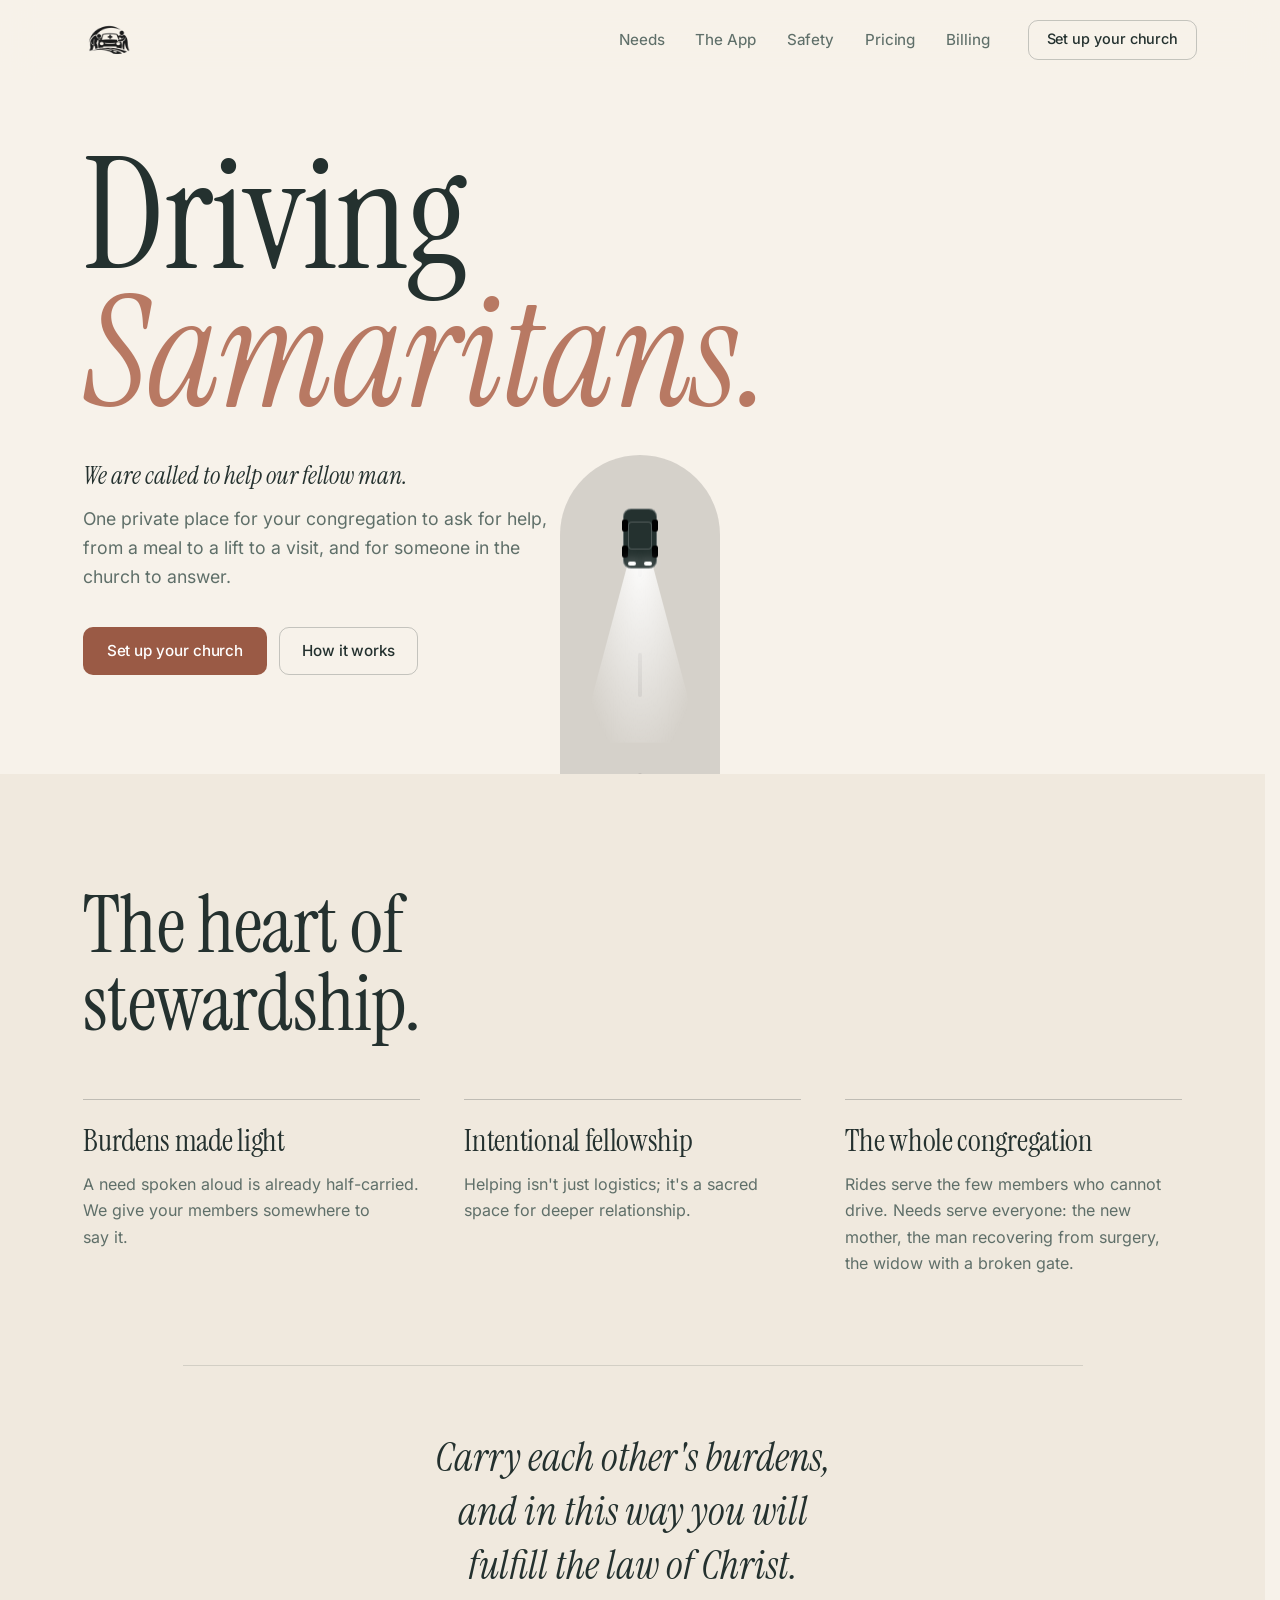
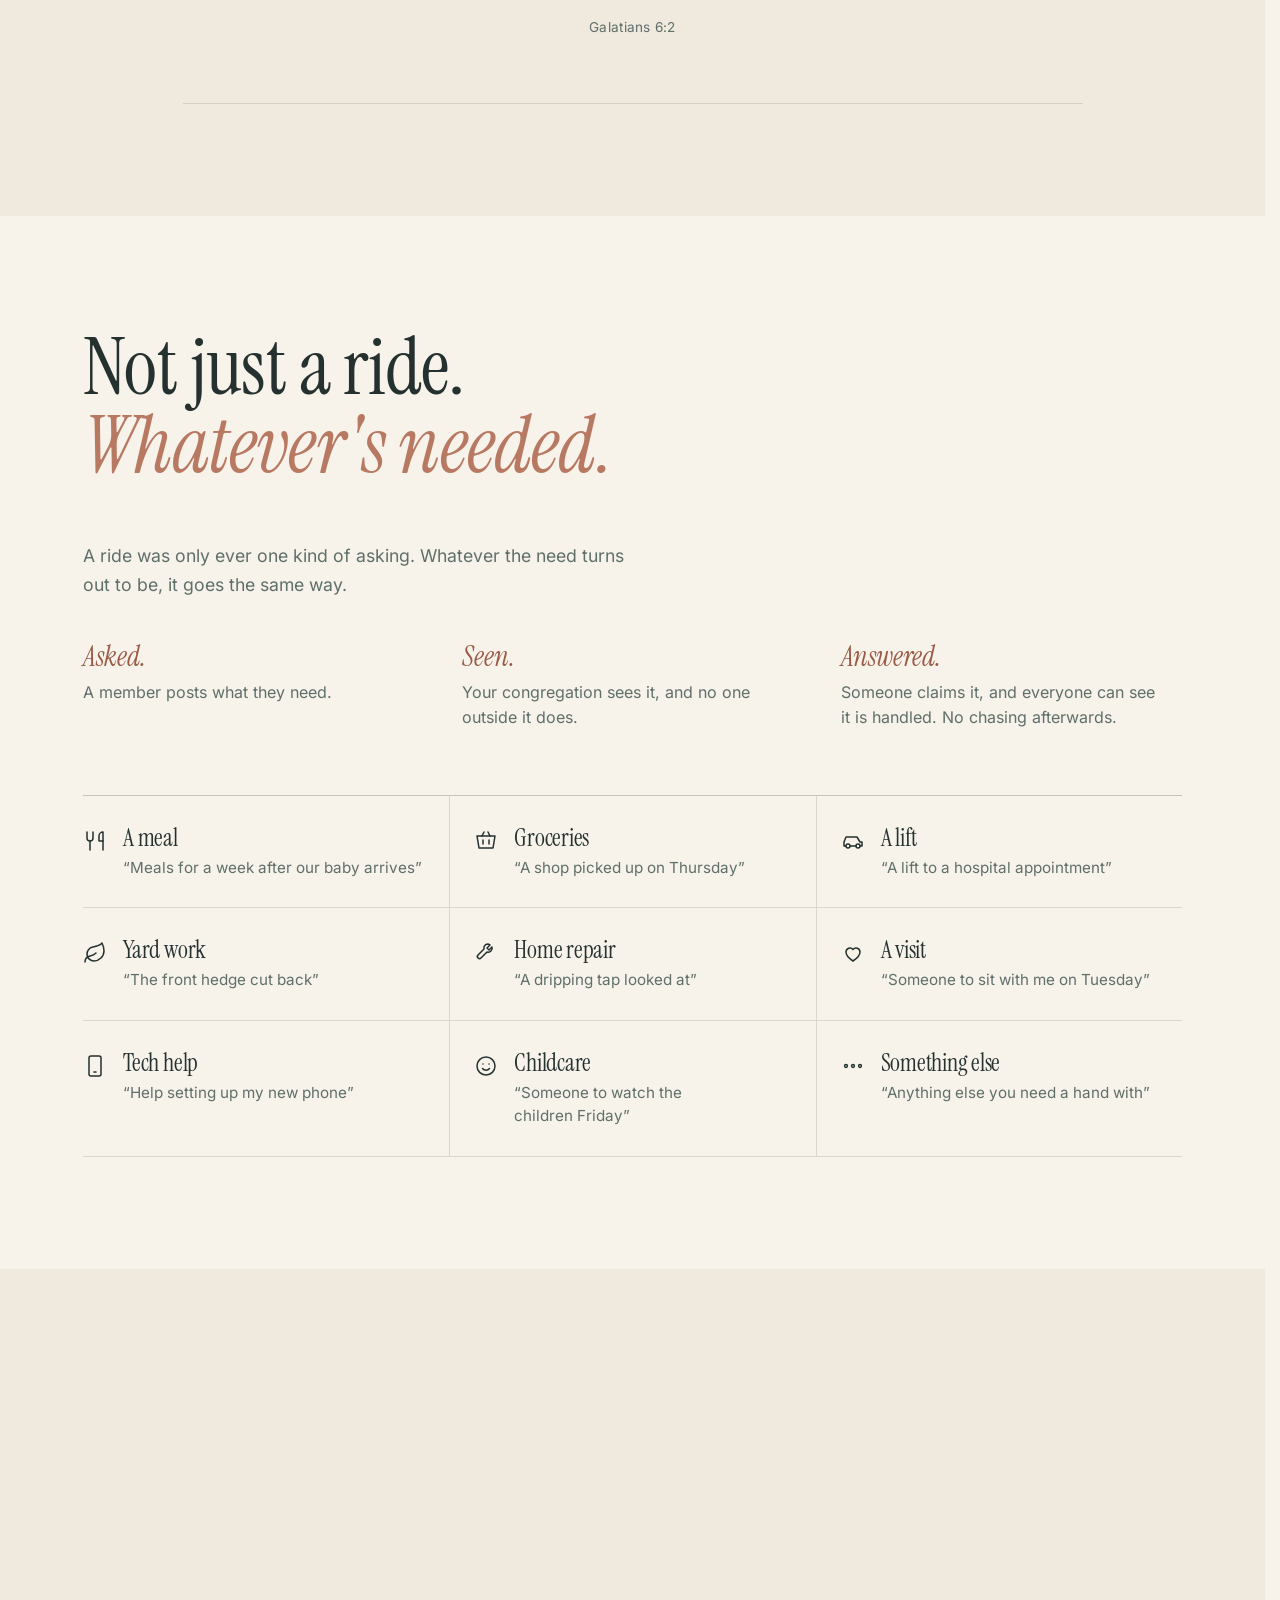
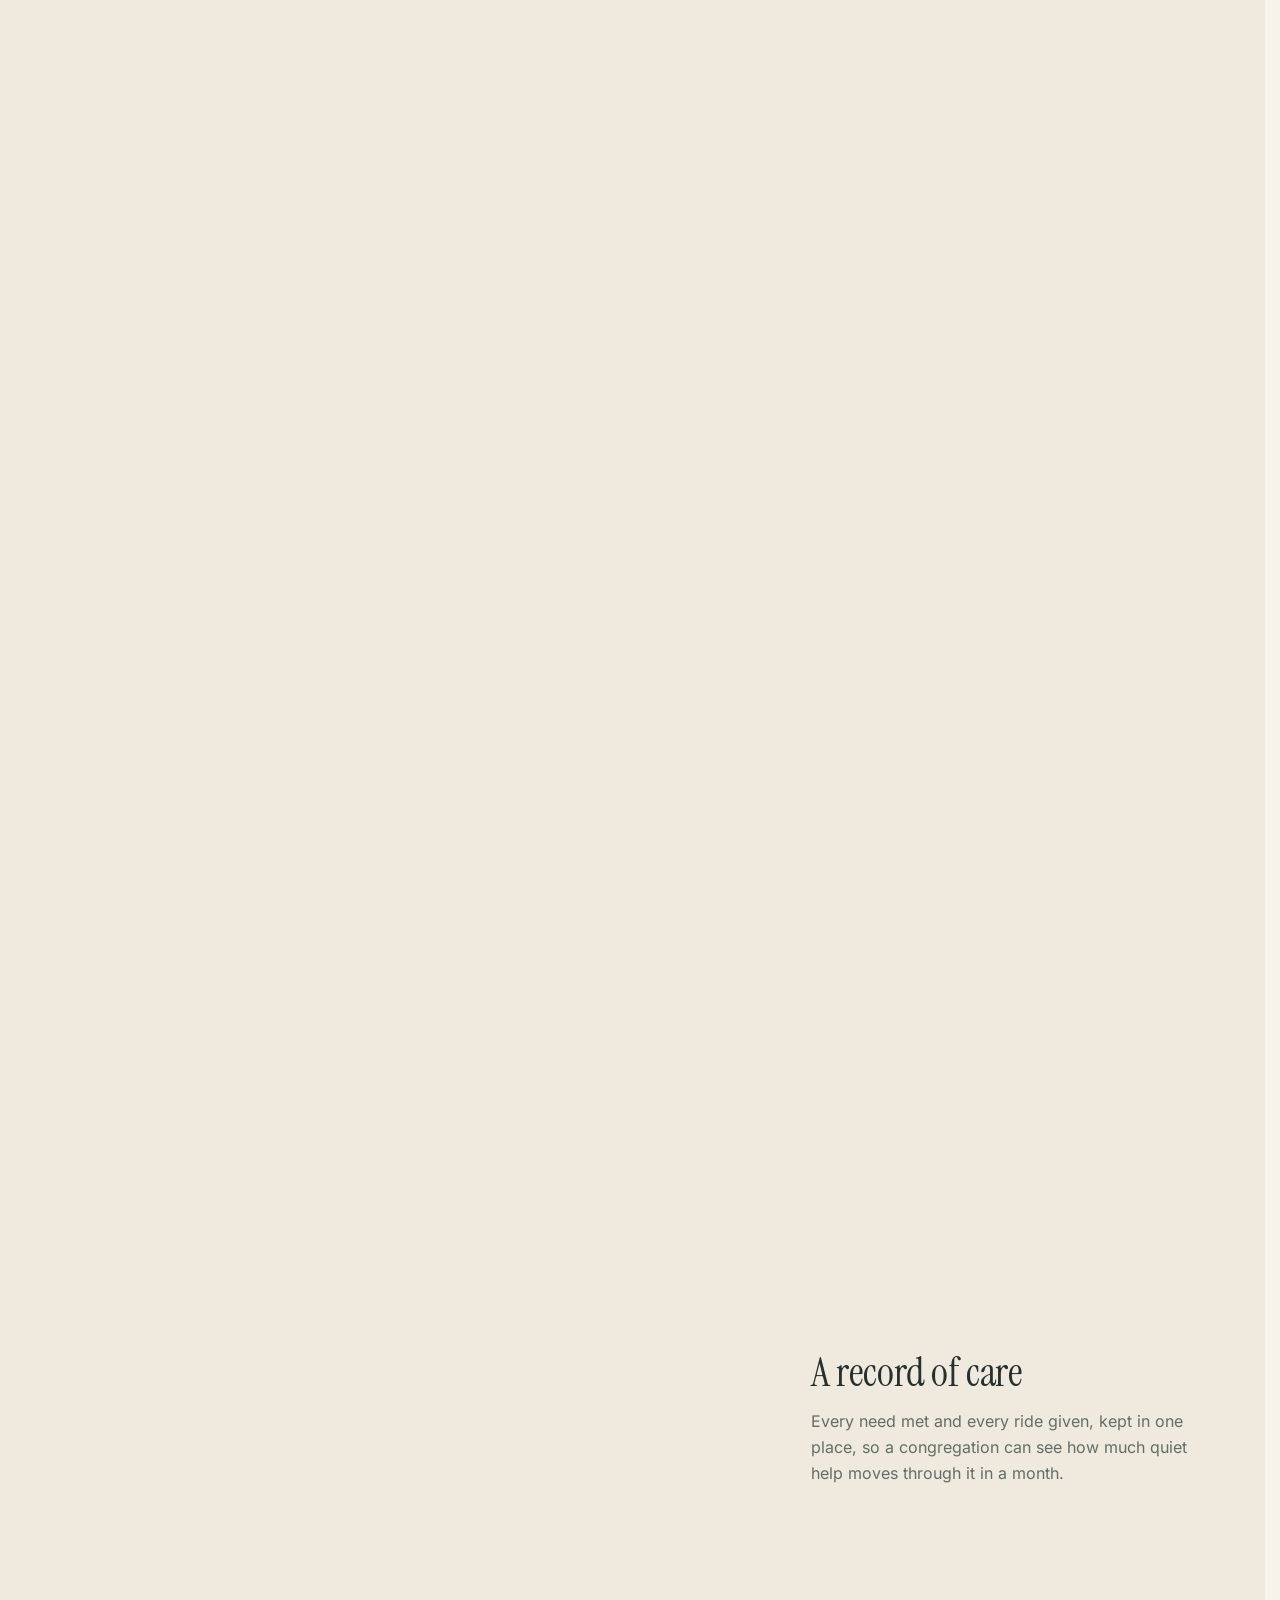
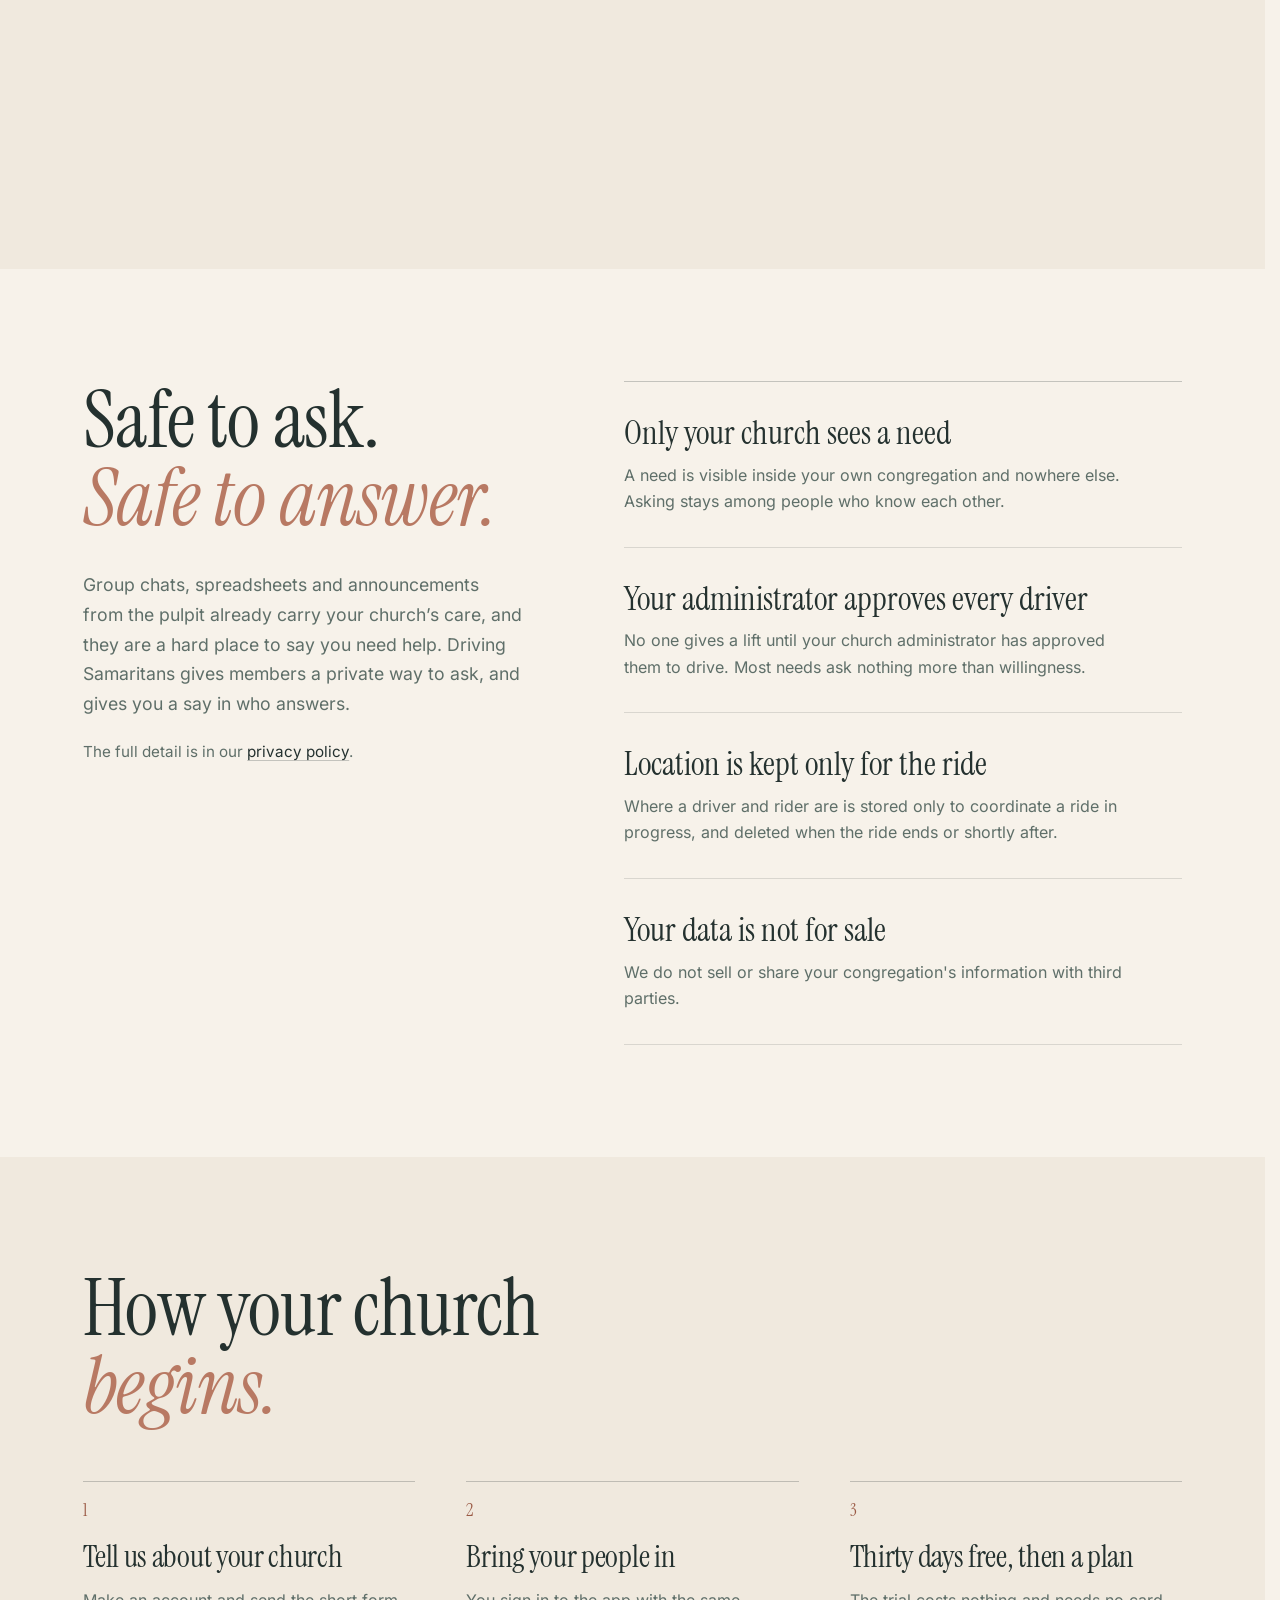
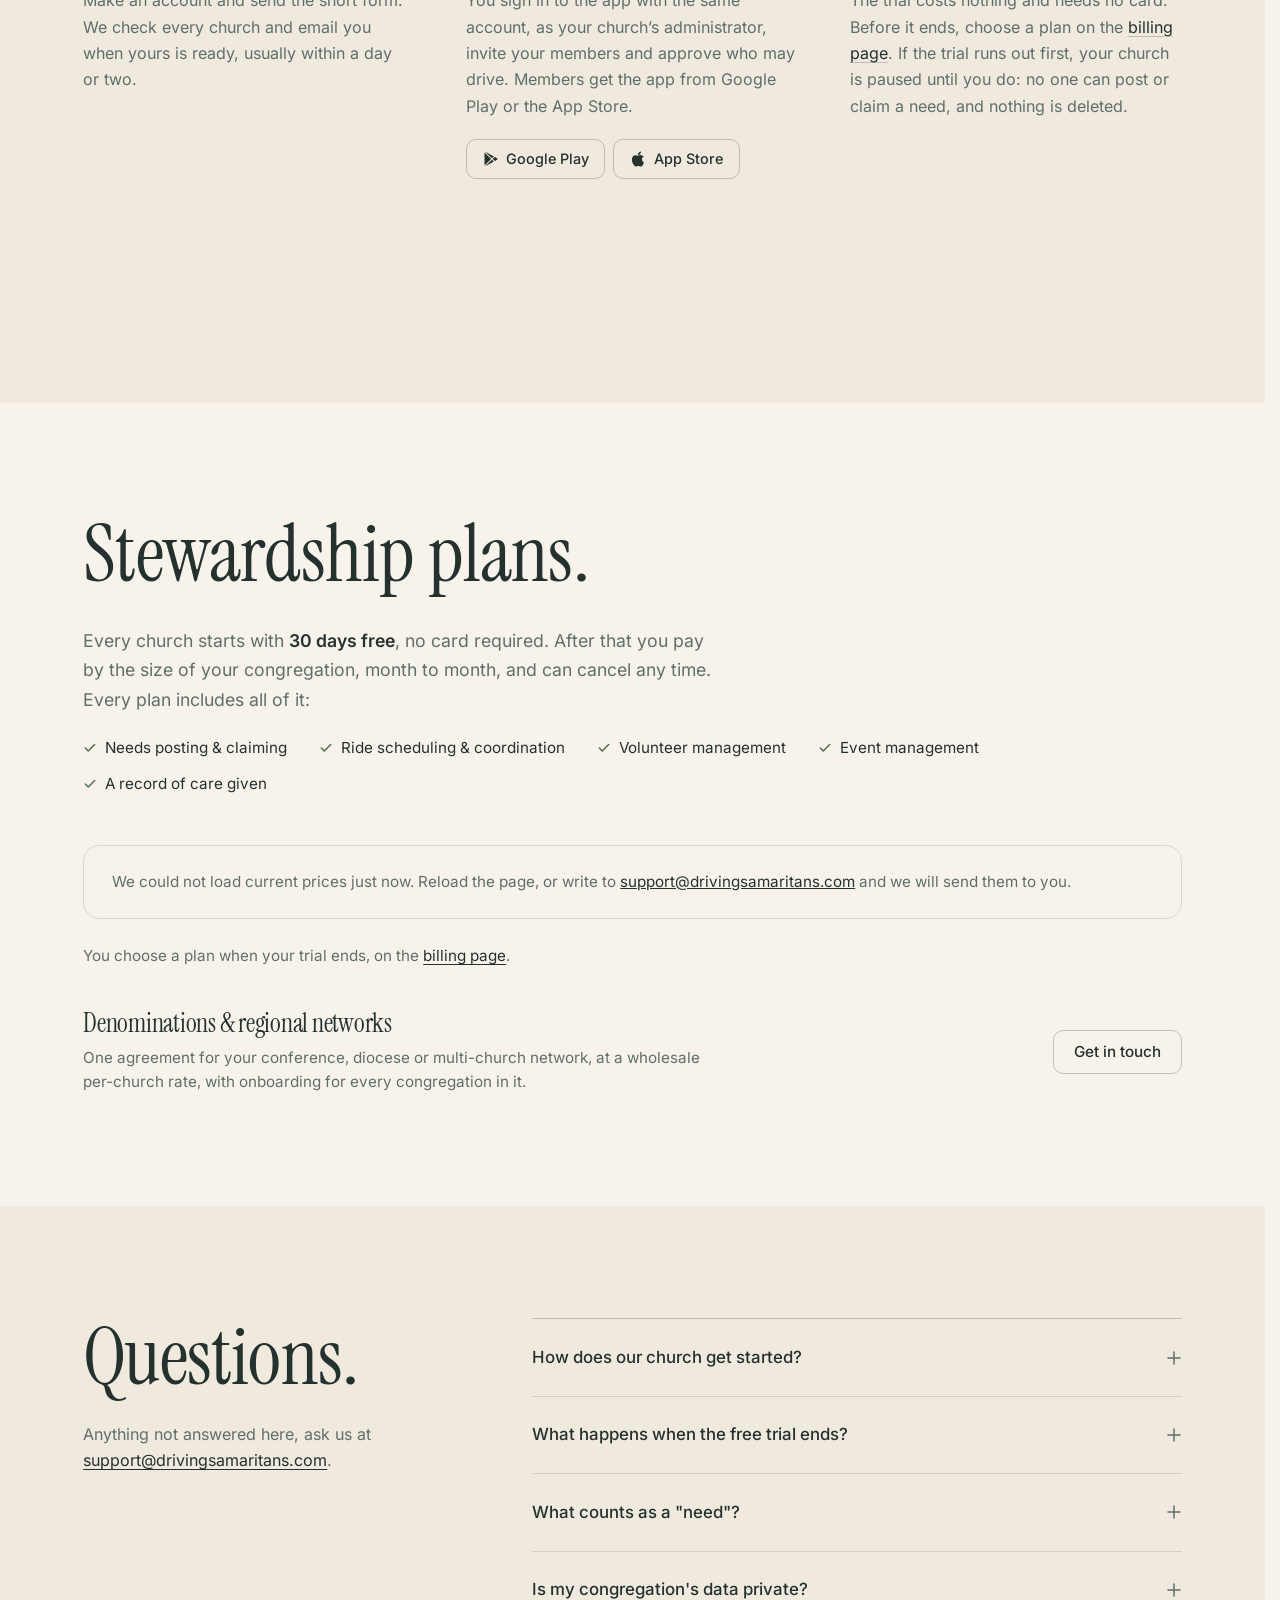
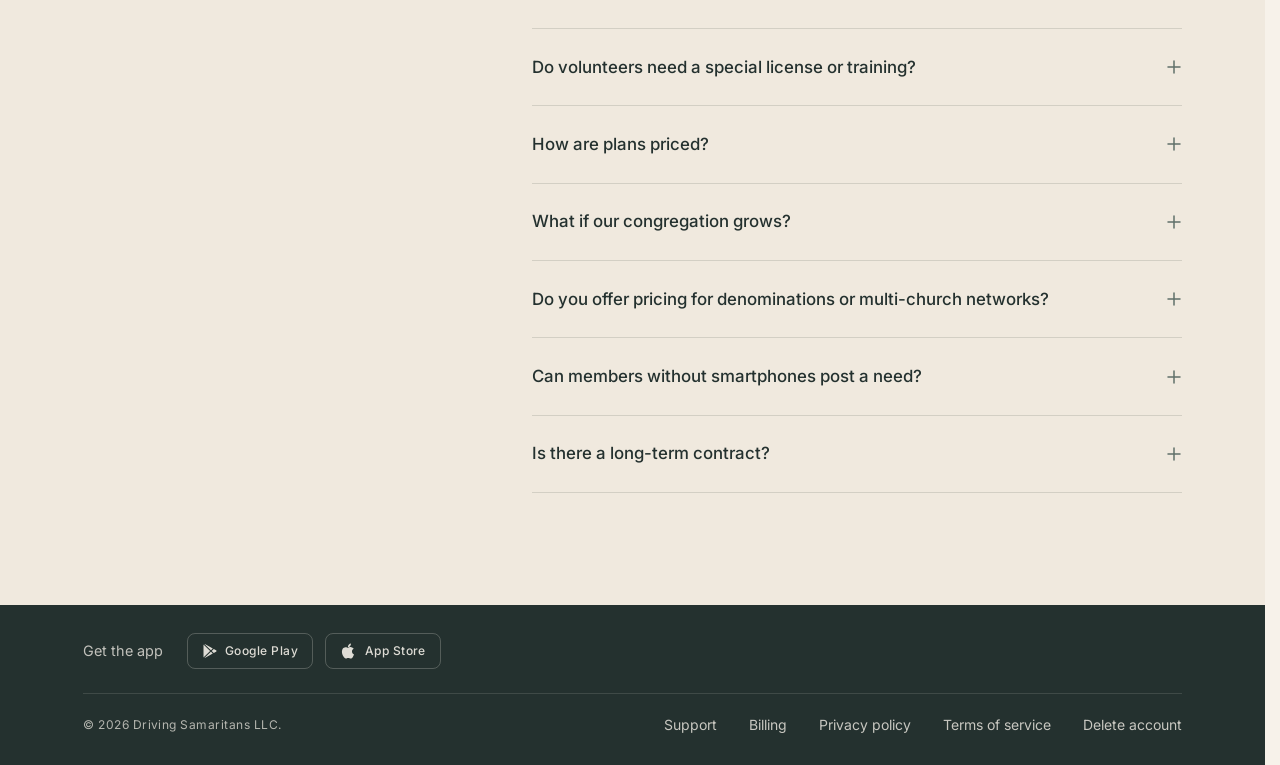
<file: index.html>
<!doctype html><html lang="en"><head><meta charset="utf-8"/><meta name="viewport" content="width=device-width,initial-scale=1"/><meta name="theme-color" content="#f7f2ea"/><style>body,html{margin:0;background:#f7f2ea}.boot-splash{min-height:100vh;display:flex;align-items:center;justify-content:center}.boot-splash img{width:96px;height:96px;opacity:0;animation:boot-fade .6s ease .35s forwards}@keyframes boot-fade{to{opacity:.9}}@media (prefers-reduced-motion:reduce){.boot-splash img{animation:none;opacity:.9}}</style><link rel="icon" type="image/png" href="/favicon.png"/><link rel="apple-touch-icon" href="/apple-touch-icon.png"/><title>Driving Samaritans | Church Needs &amp; Volunteer Coordination</title><meta name="title" content="Driving Samaritans | Church Needs &amp; Volunteer Coordination"/><meta name="description" content="The place your church asks for help. Members post a need, like a meal, a lift, groceries, yard work, a repair, or a visit. The congregation sees it, and someone claims it. Free trial, then from $20/month."/><link rel="canonical" href="https://drivingsamaritans.com/"/><script type="text/javascript">!function(e){if("/"===e.search[1]){var l=e.search.slice(1).split("&").map(function(e){return e.replace(/~and~/g,"&")}).join("?");window.history.replaceState(null,null,e.pathname.slice(0,-1)+l+e.hash)}else 0===e.hash.indexOf("#/")&&window.history.replaceState(null,null,e.hash.slice(1))}(window.location)</script><meta property="og:type" content="website"/><meta property="og:site_name" content="Driving Samaritans"/><meta property="og:url" content="https://drivingsamaritans.com/"/><meta property="og:title" content="Driving Samaritans | Church Needs &amp; Volunteer Coordination"/><meta property="og:description" content="A premium platform for churches to meet each other's needs with dignity. Meals, lifts, errands, repairs, and company, asked for plainly and claimed by the congregation."/><meta property="og:image" content="https://drivingsamaritans.com/og-image.png"/><meta property="og:image:width" content="1200"/><meta property="og:image:height" content="630"/><meta property="og:image:alt" content="The Driving Samaritans app: a church needs feed, ride requests and the driver map."/><meta property="twitter:card" content="summary_large_image"/><meta property="twitter:url" content="https://drivingsamaritans.com/"/><meta property="twitter:title" content="Driving Samaritans | Church Needs &amp; Volunteer Coordination"/><meta property="twitter:description" content="A premium platform for churches to meet each other's needs with dignity. Meals, lifts, errands, repairs, and company, asked for plainly and claimed by the congregation."/><meta property="twitter:image" content="https://drivingsamaritans.com/og-image.png"/><script type="application/ld+json">{
        "@context": "https://schema.org",
        "@type": "SoftwareApplication",
        "name": "Driving Samaritans",
        "operatingSystem": "Web",
        "applicationCategory": "BusinessApplication",
        "description": "Church needs and volunteer coordination platform. Members post what they need, the congregation claims it.",
        "offers": {
          "@type": "Offer",
          "price": "20.00",
          "priceCurrency": "USD",
          "description": "Free trial, then from $20/month per church."
        }
      }</script><script type="application/ld+json">{
        "@context": "https://schema.org",
        "@type": "FAQPage",
        "mainEntity": [
          {
            "@type": "Question",
            "name": "What counts as a need?",
            "acceptedAnswer": {
              "@type": "Answer",
              "text": "Anything your congregation can help with: a meal after a birth or surgery, groceries, a lift to an appointment, yard work, a home repair, a visit, help with a phone or computer, childcare, or something else entirely. A member posts what they need, the church sees it, and someone claims it."
            }
          },
          {
            "@type": "Question",
            "name": "Is this still a rides app?",
            "acceptedAnswer": {
              "@type": "Answer",
              "text": "Rides are one kind of need, and they keep everything they always had: navigation, scheduling, volunteer driver coordination. We simply stopped assuming a ride was the only thing a church member might need."
            }
          },
          {
            "@type": "Question",
            "name": "Is my congregation's data private?",
            "acceptedAnswer": {
              "@type": "Answer",
              "text": "Yes. We do not sell or share your data with third parties. Needs are visible only inside your own congregation. Location data is stored only transiently to coordinate active rides and is deleted when the ride completes or shortly after."
            }
          },
          {
            "@type": "Question",
            "name": "How are plans priced?",
            "acceptedAnswer": {
              "@type": "Answer",
              "text": "Every church starts with a free trial, then pays by congregation size: $20 a month up to 500 members, $50 a month from 500 to 1,000, and $100 a month above 1,000. Every plan includes the full experience."
            }
          },
          {
            "@type": "Question",
            "name": "Is there a long-term contract?",
            "acceptedAnswer": {
              "@type": "Answer",
              "text": "No long-term commitment required. Plans are billed month-to-month and you can cancel any time."
            }
          }
        ]
      }</script><script defer="defer" src="/static/js/main.0e7a30f7.js"></script><link href="/static/css/main.6b0d88a3.css" rel="stylesheet"></head><body><noscript>You need to enable JavaScript to run this app.</noscript><div id="root"><div class="boot-splash"><img src="/splash-logo.png" alt=""/></div></div></body></html>
</file>
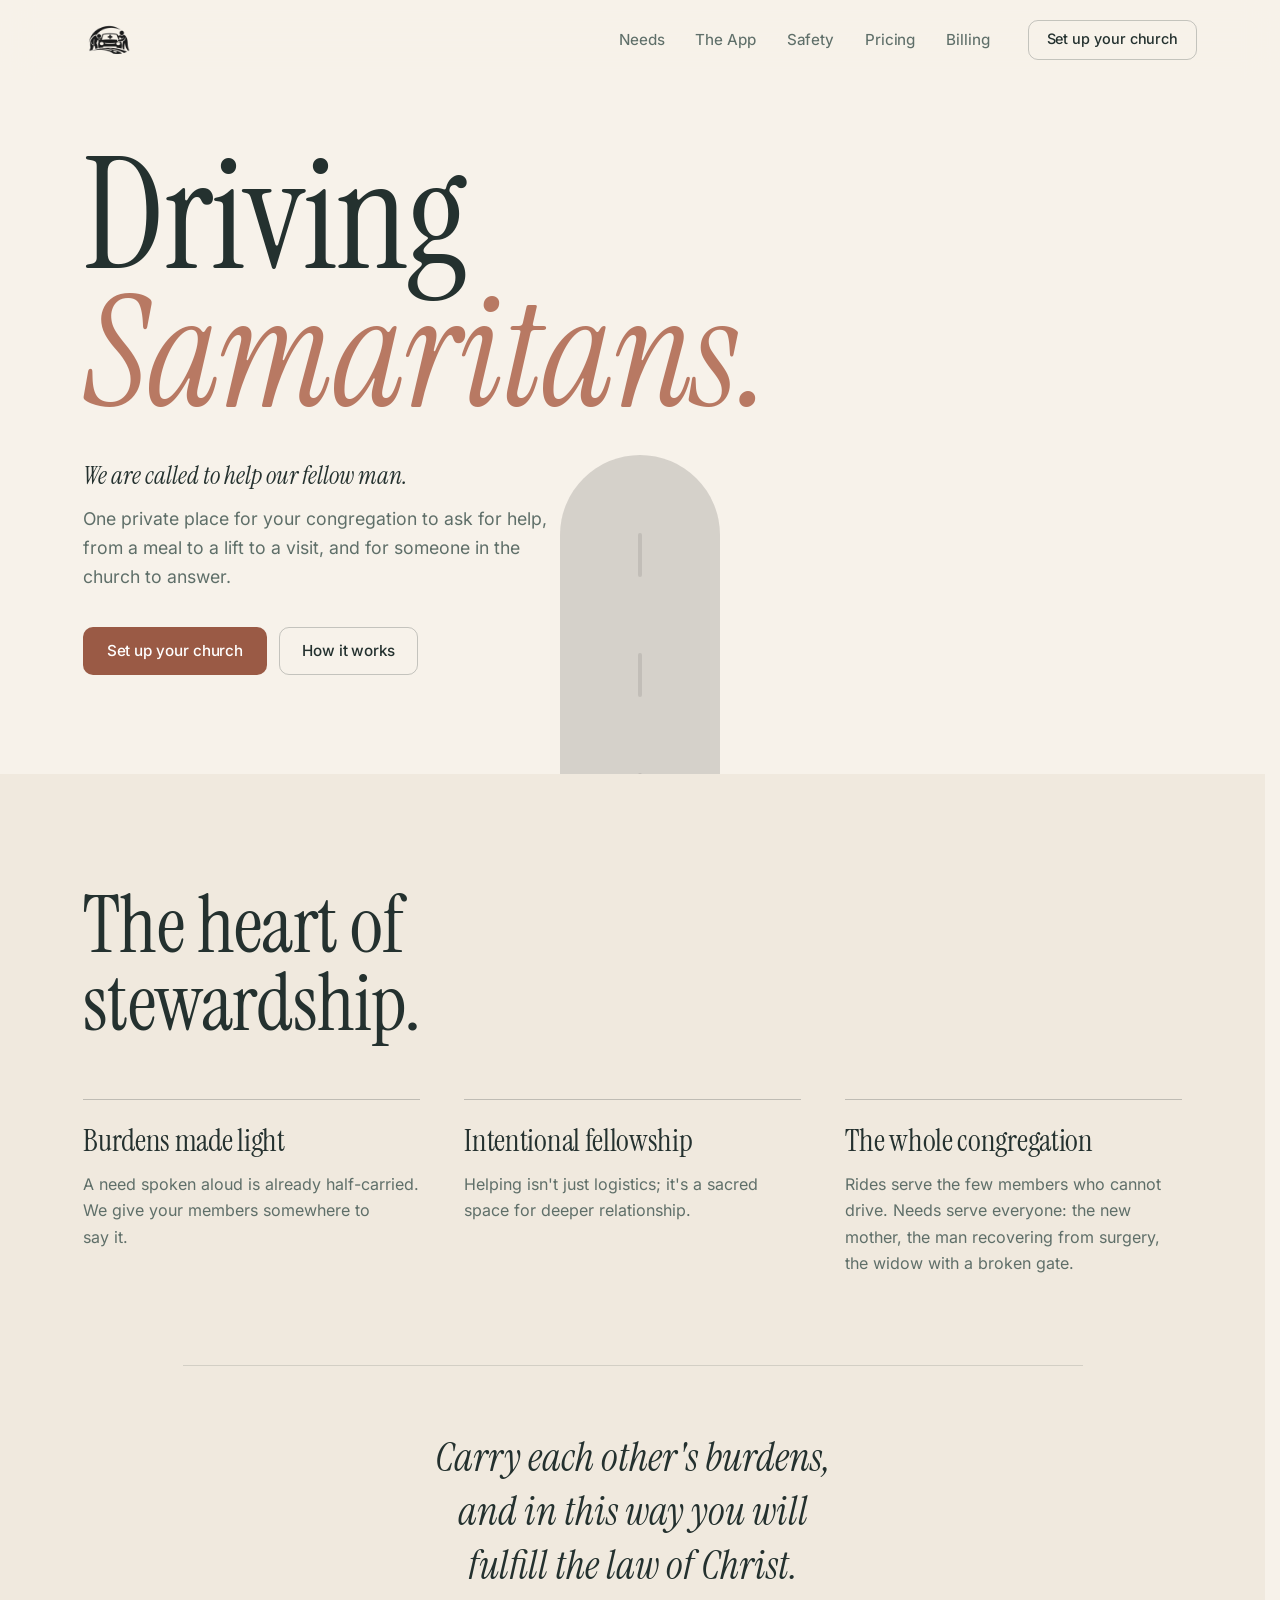
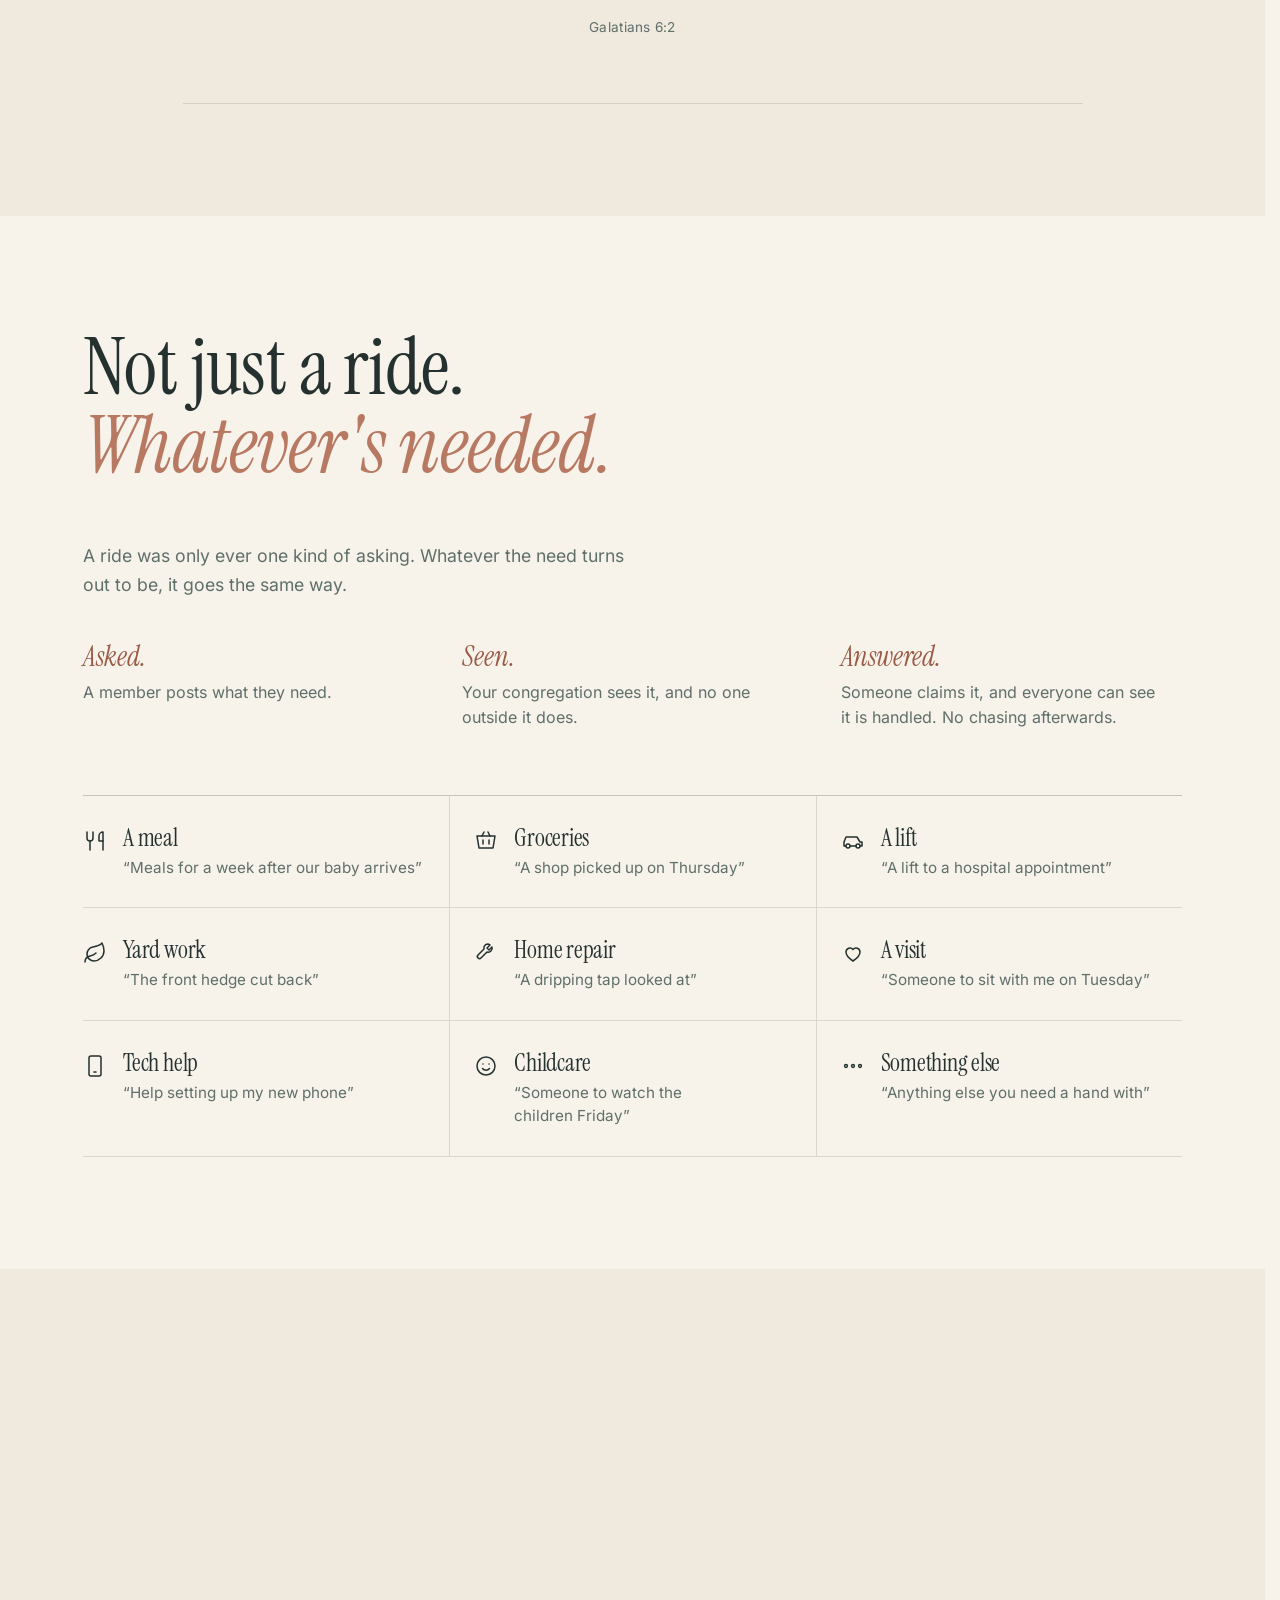
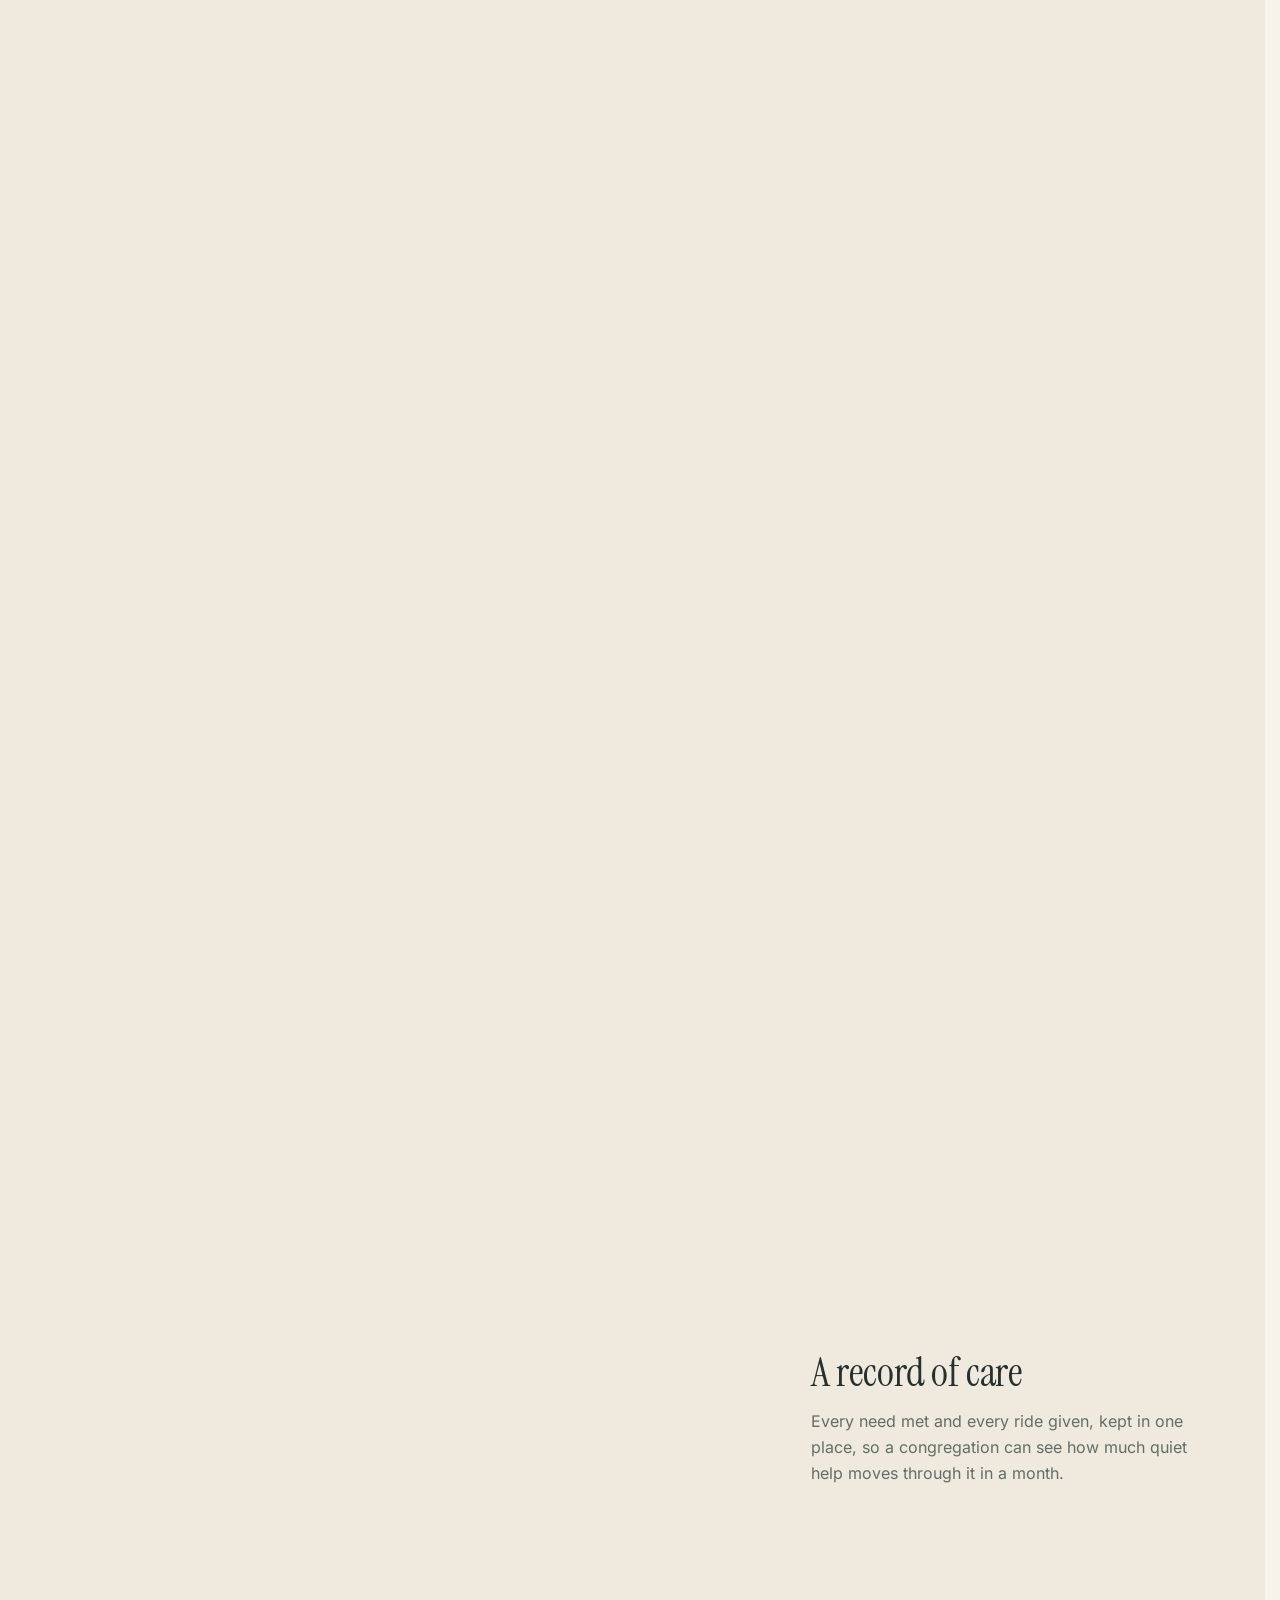
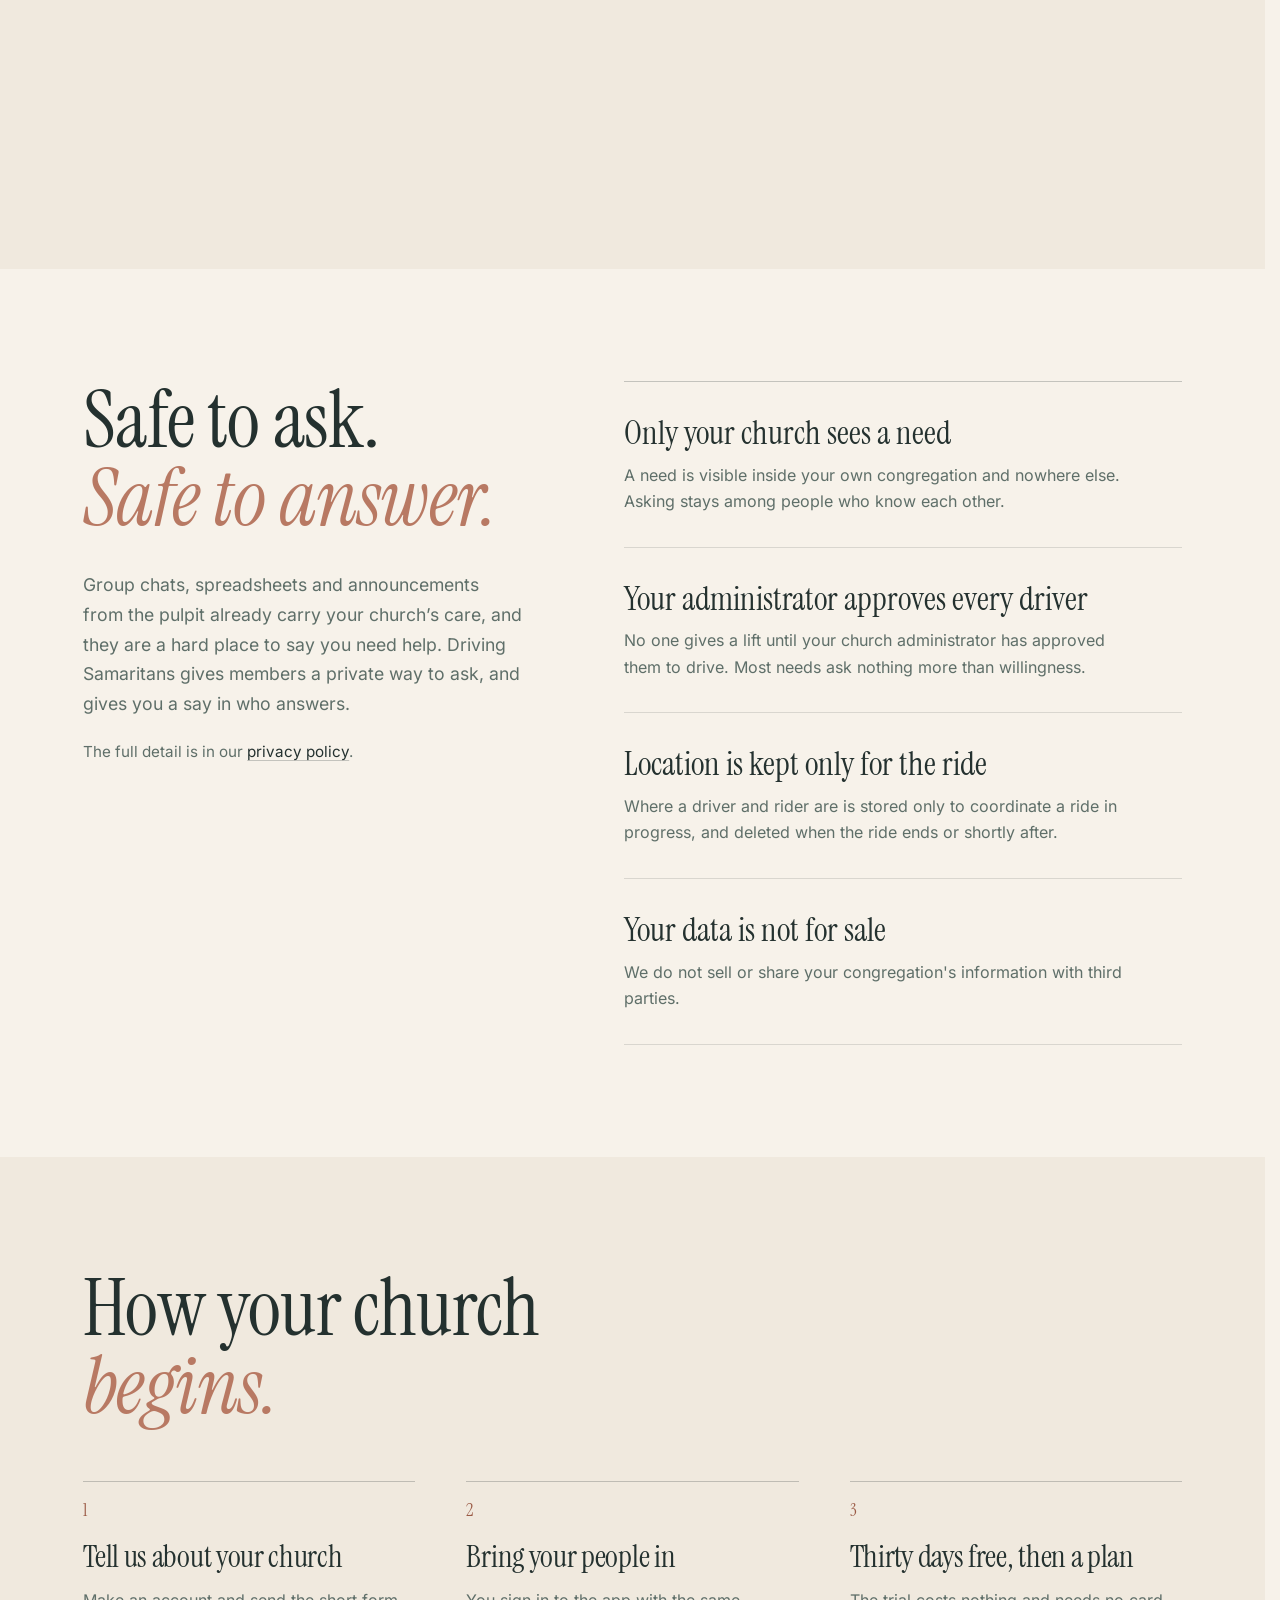
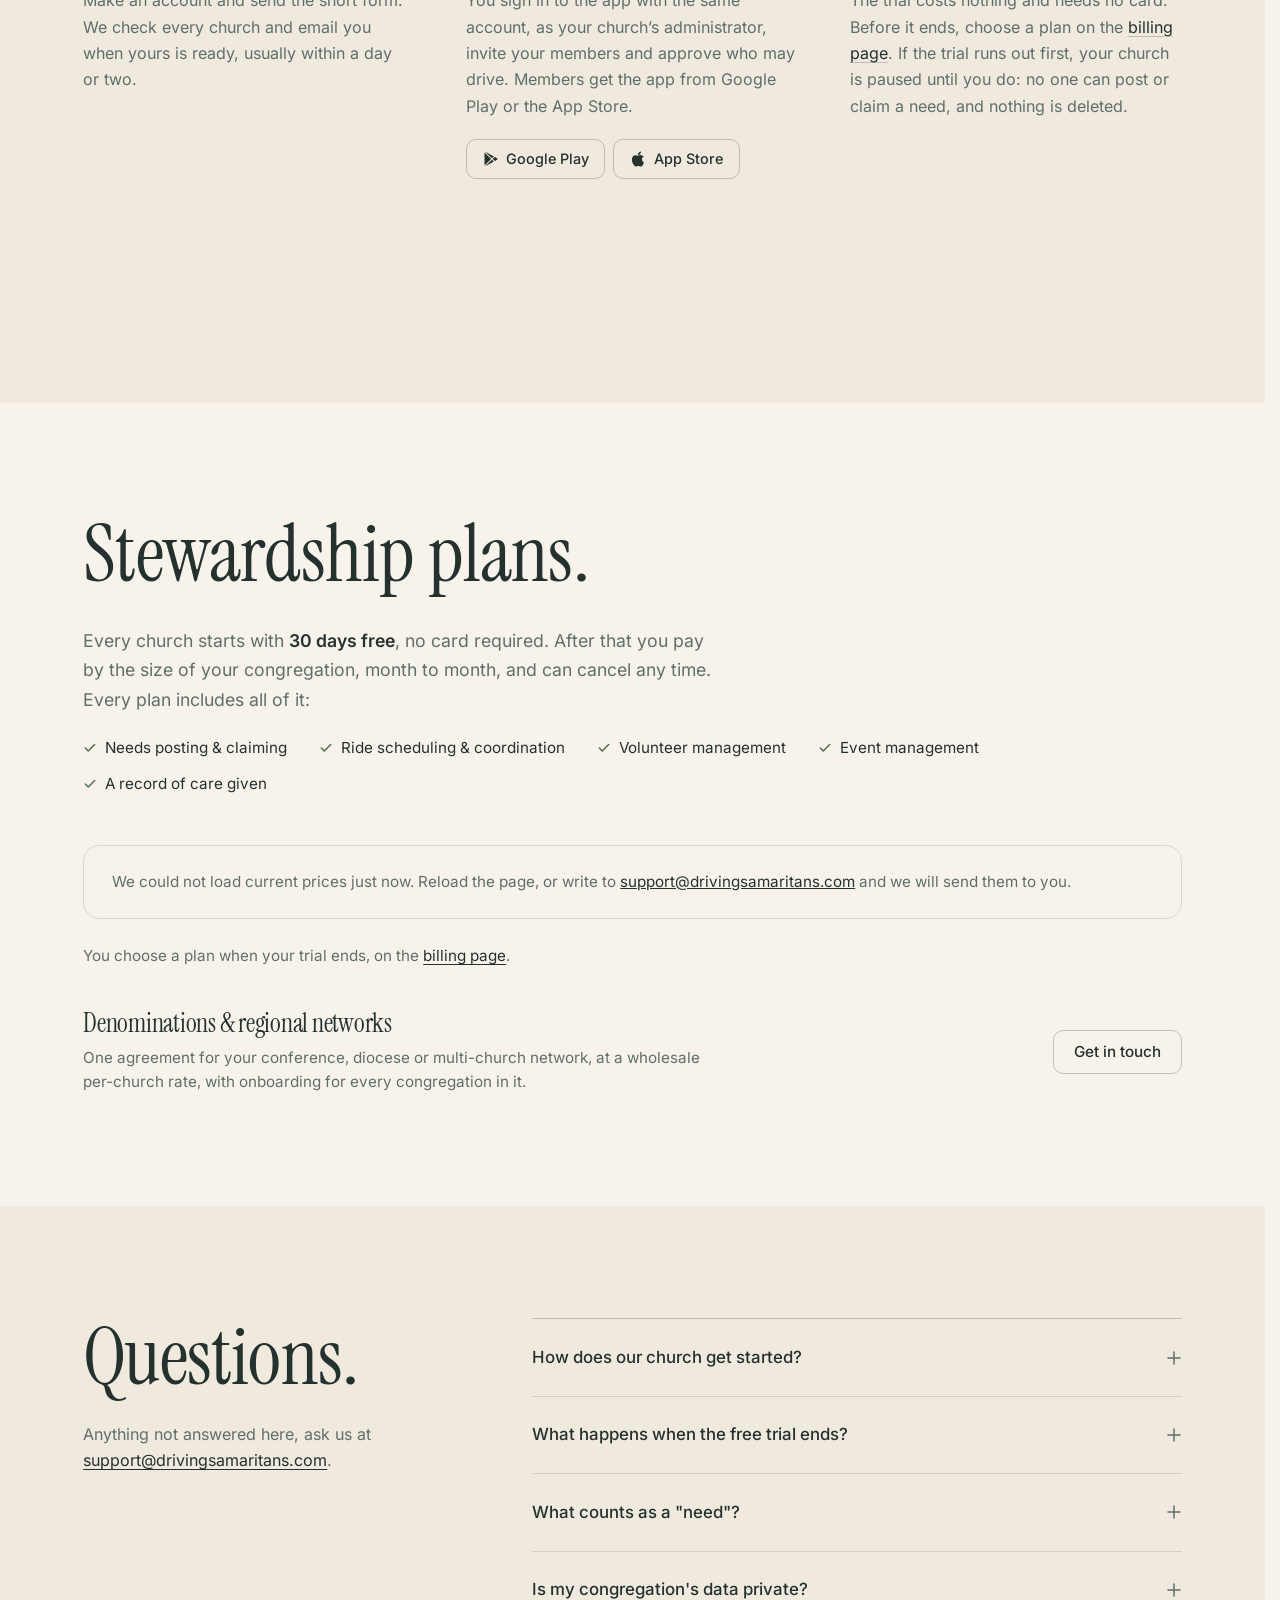
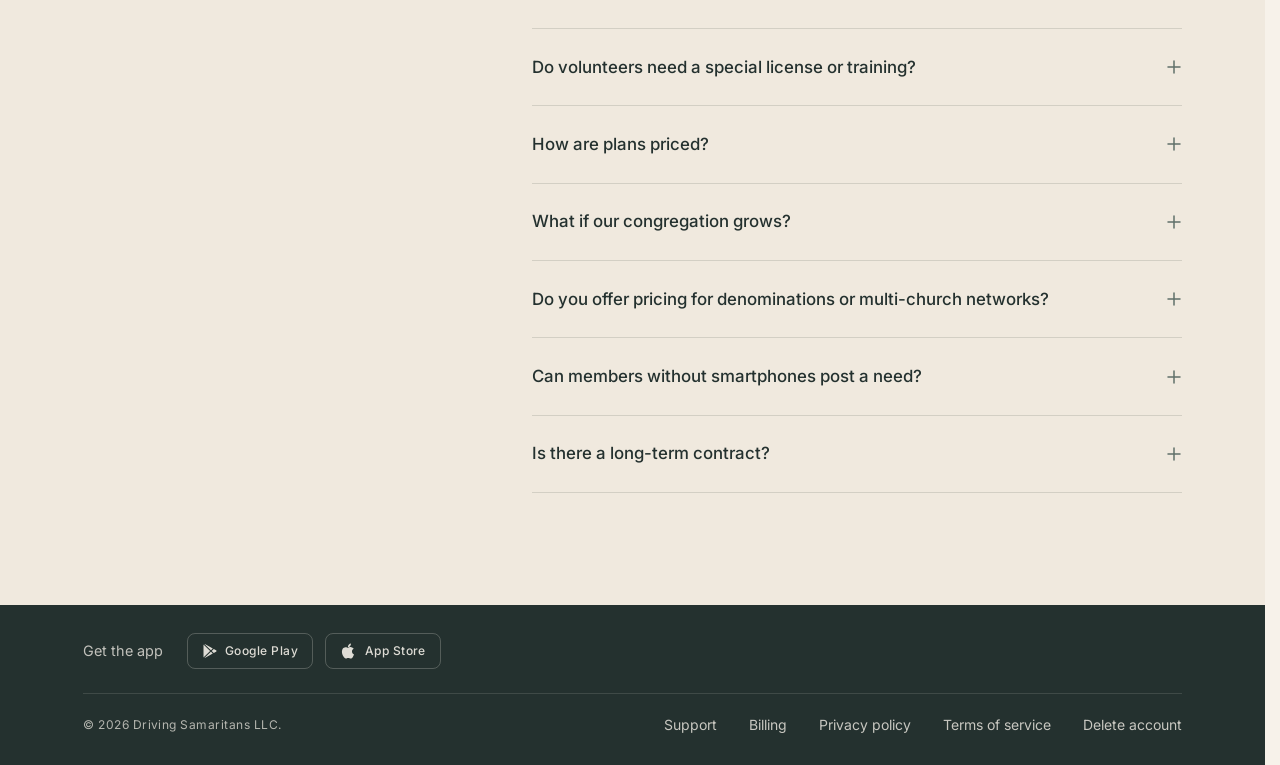
<file: account-delete.html>
<!doctype html><html lang="en"><head><meta charset="utf-8"/><meta name="viewport" content="width=device-width,initial-scale=1"/><meta name="theme-color" content="#f7f2ea"/><style>body,html{margin:0;background:#f7f2ea}.boot-splash{min-height:100vh;display:flex;align-items:center;justify-content:center}.boot-splash img{width:96px;height:96px;opacity:0;animation:boot-fade .6s ease .35s forwards}@keyframes boot-fade{to{opacity:.9}}@media (prefers-reduced-motion:reduce){.boot-splash img{animation:none;opacity:.9}}</style><link rel="icon" type="image/png" href="/favicon.png"/><link rel="apple-touch-icon" href="/apple-touch-icon.png"/><title>Delete Your Account | Driving Samaritans</title><meta name="title" content="Delete Your Account | Driving Samaritans"/><meta name="description" content="How to delete your Driving Samaritans account and the data associated with it."/><link rel="canonical" href="https://drivingsamaritans.com/account-delete"/><script type="text/javascript">!function(e){if("/"===e.search[1]){var l=e.search.slice(1).split("&").map(function(e){return e.replace(/~and~/g,"&")}).join("?");window.history.replaceState(null,null,e.pathname.slice(0,-1)+l+e.hash)}else 0===e.hash.indexOf("#/")&&window.history.replaceState(null,null,e.hash.slice(1))}(window.location)</script><meta property="og:type" content="website"/><meta property="og:site_name" content="Driving Samaritans"/><meta property="og:url" content="https://drivingsamaritans.com/account-delete"/><meta property="og:title" content="Delete Your Account | Driving Samaritans"/><meta property="og:description" content="How to delete your Driving Samaritans account and the data associated with it."/><meta property="og:image" content="https://drivingsamaritans.com/og-image.png"/><meta property="og:image:width" content="1200"/><meta property="og:image:height" content="630"/><meta property="og:image:alt" content="The Driving Samaritans app: a church needs feed, ride requests and the driver map."/><meta property="twitter:card" content="summary_large_image"/><meta property="twitter:url" content="https://drivingsamaritans.com/account-delete"/><meta property="twitter:title" content="Delete Your Account | Driving Samaritans"/><meta property="twitter:description" content="How to delete your Driving Samaritans account and the data associated with it."/><meta property="twitter:image" content="https://drivingsamaritans.com/og-image.png"/><script defer="defer" src="/static/js/main.0e7a30f7.js"></script><link href="/static/css/main.6b0d88a3.css" rel="stylesheet"></head><body><noscript>You need to enable JavaScript to run this app.</noscript><div id="root"><div class="boot-splash"><img src="/splash-logo.png" alt=""/></div></div></body></html>
</file>
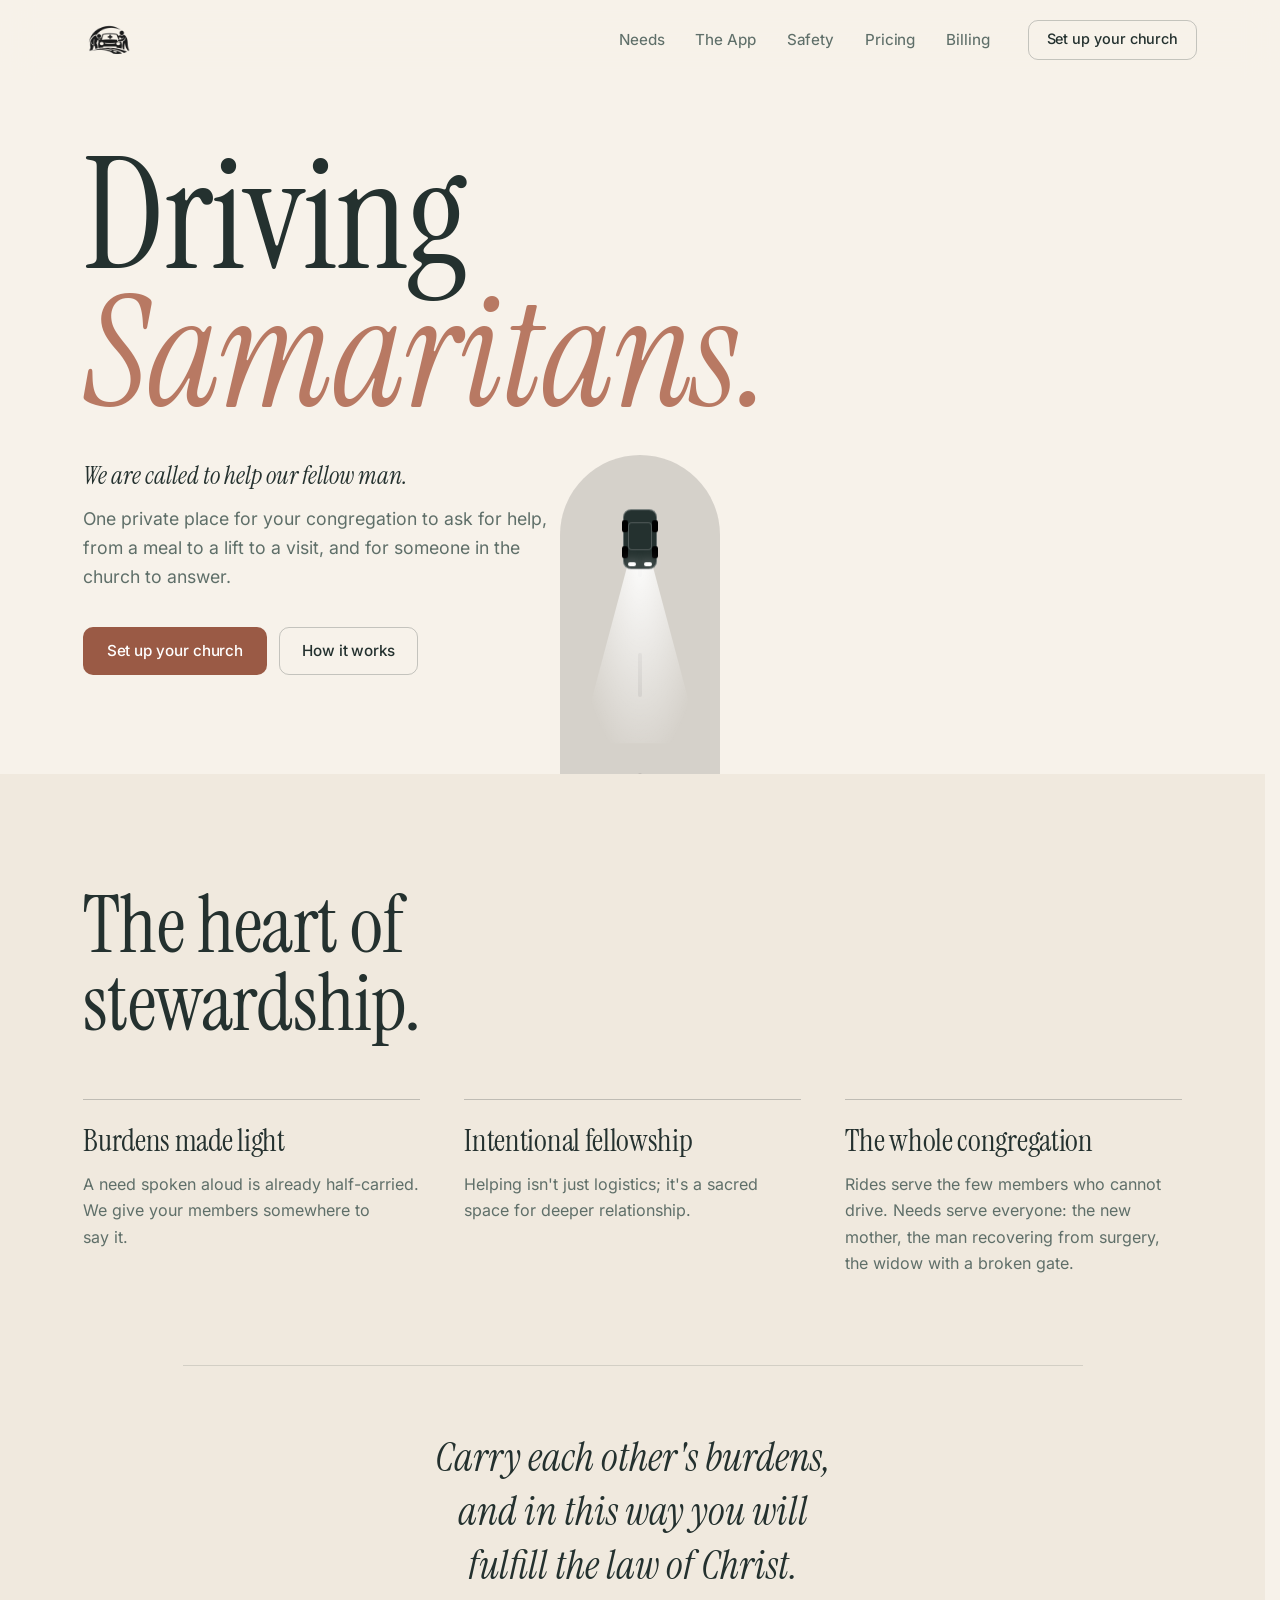
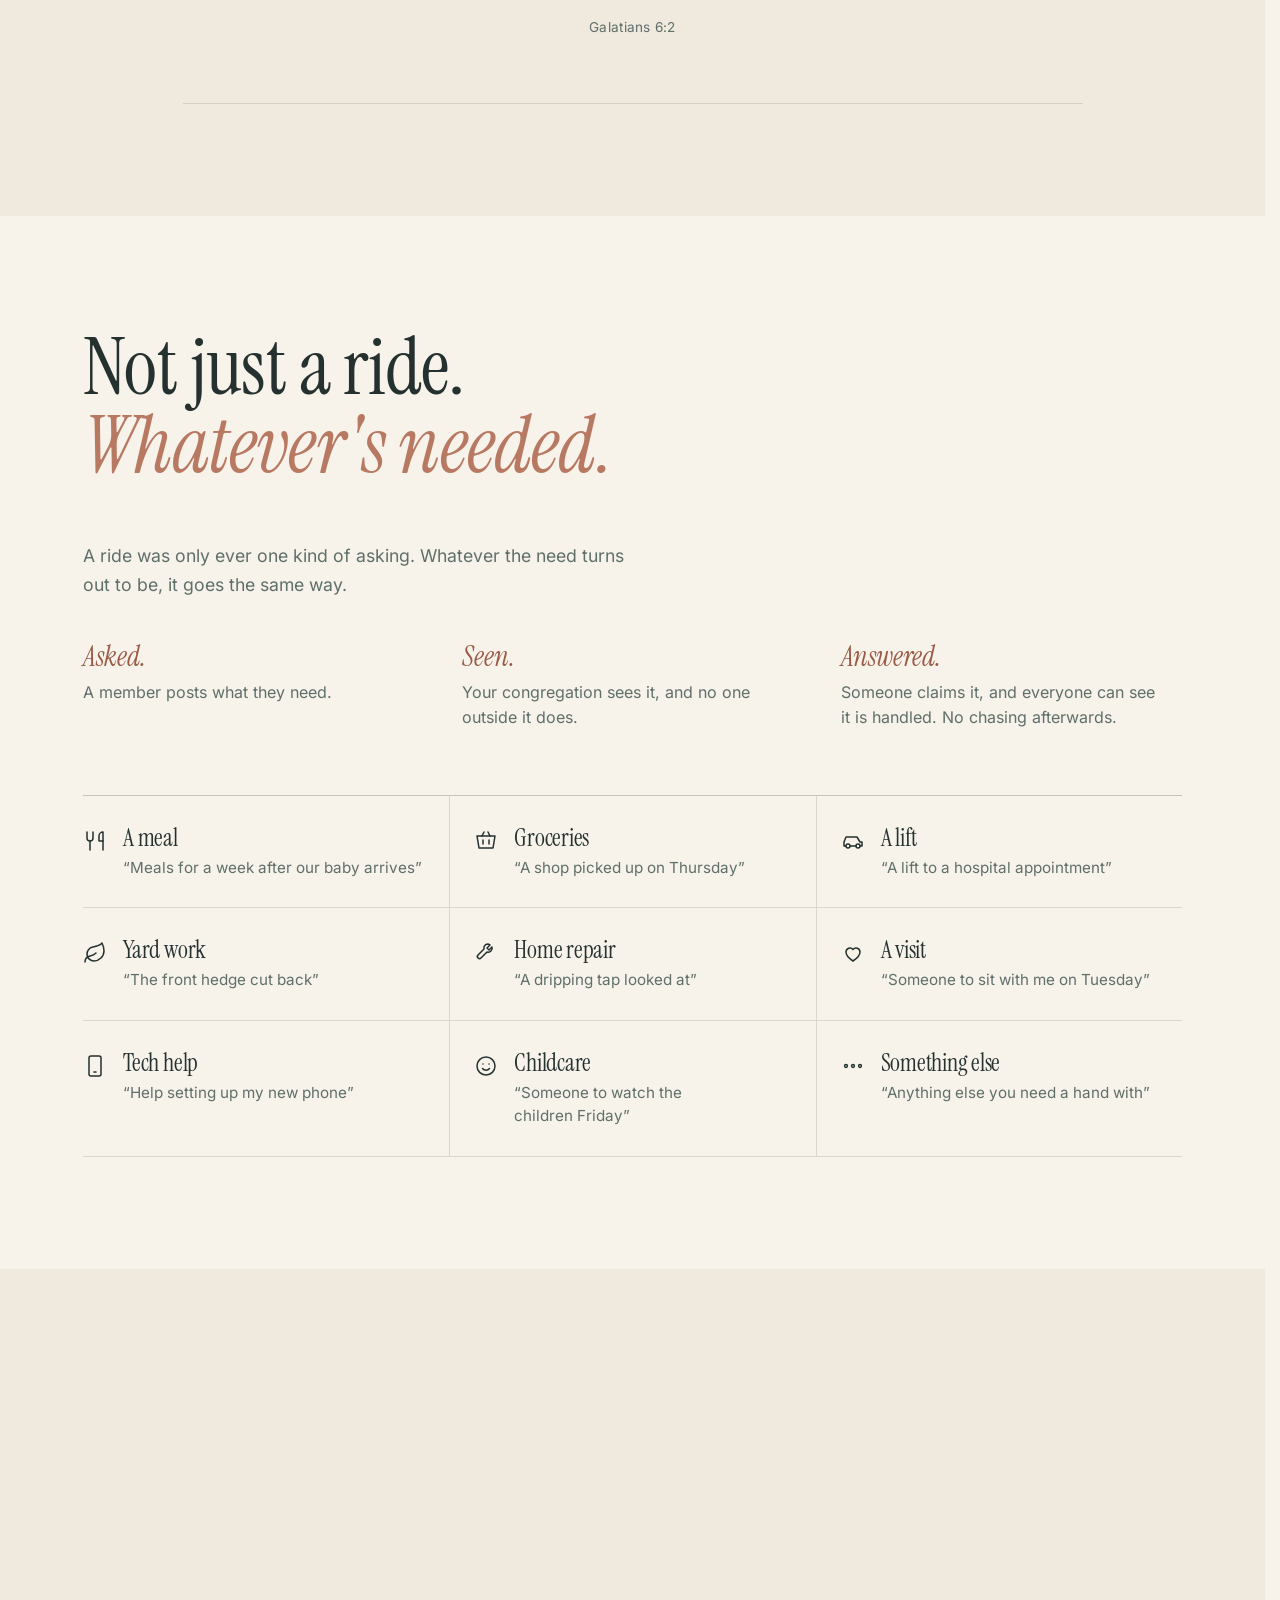
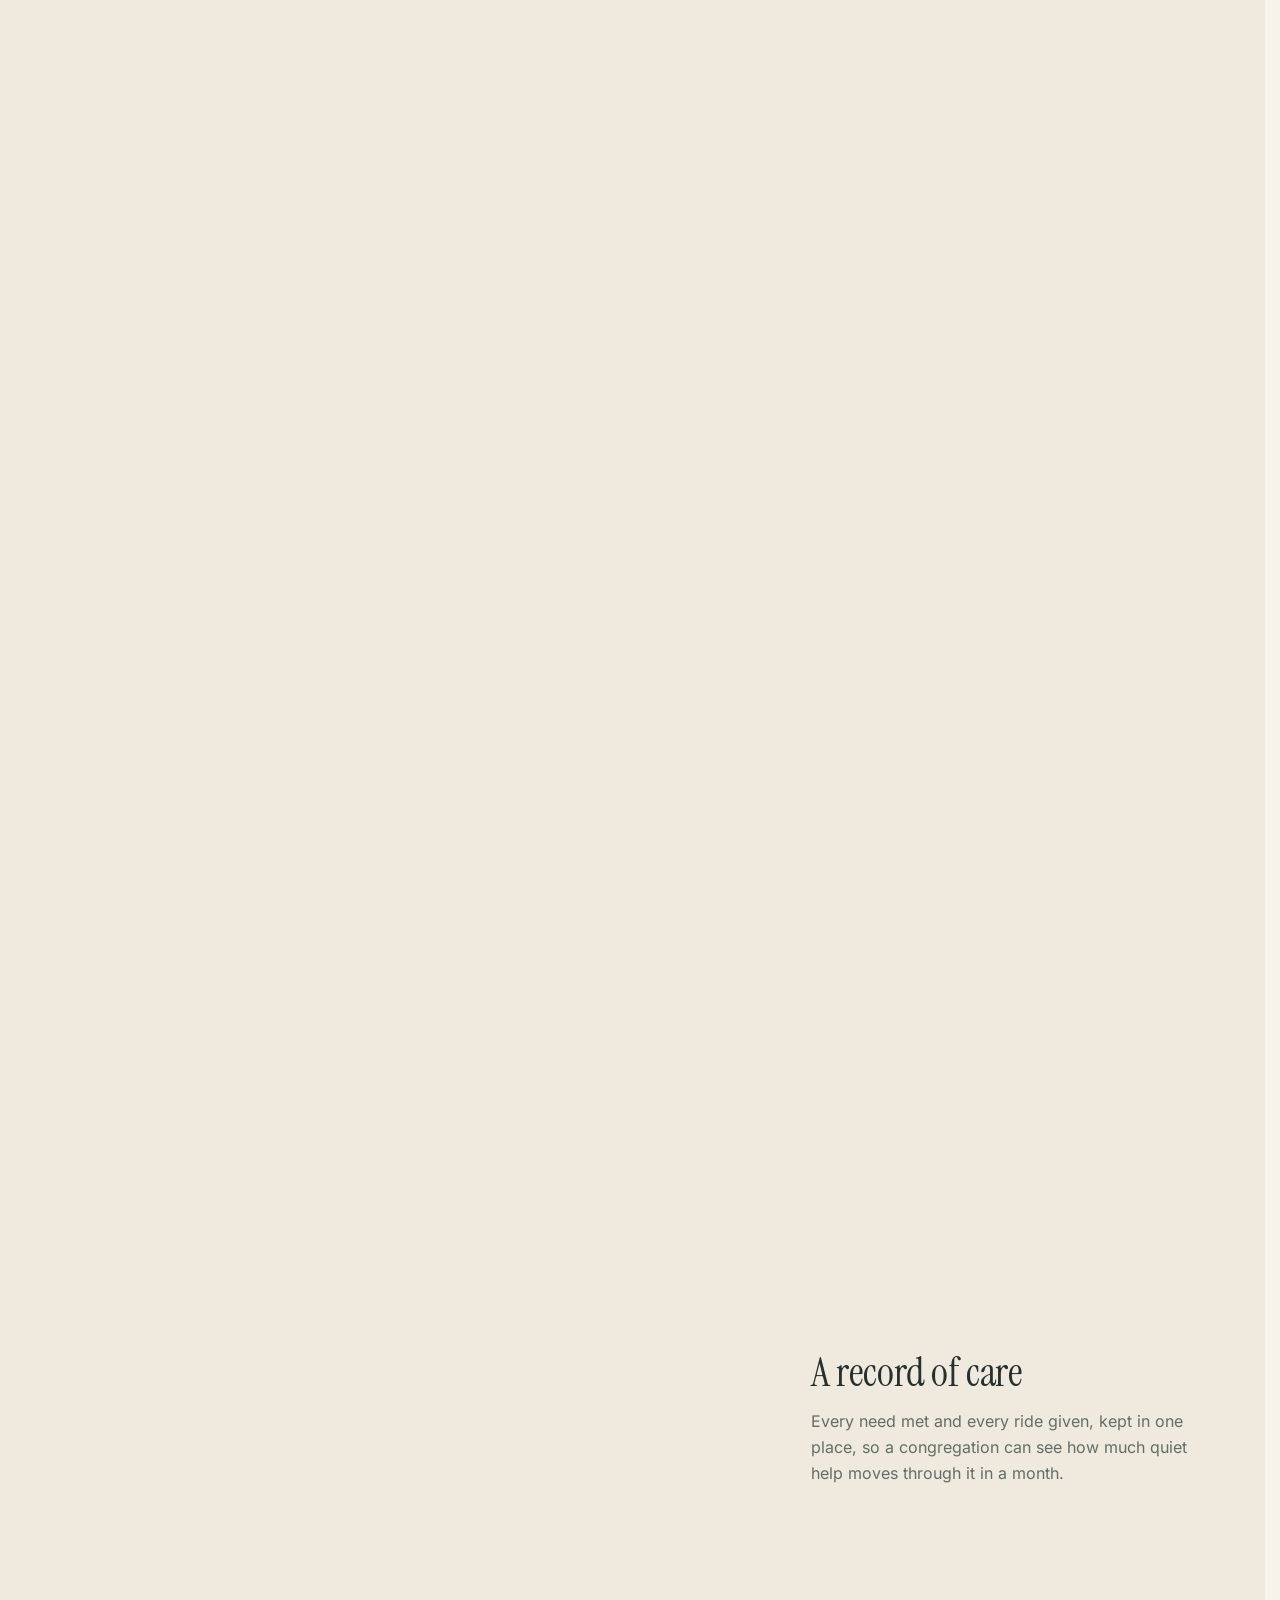
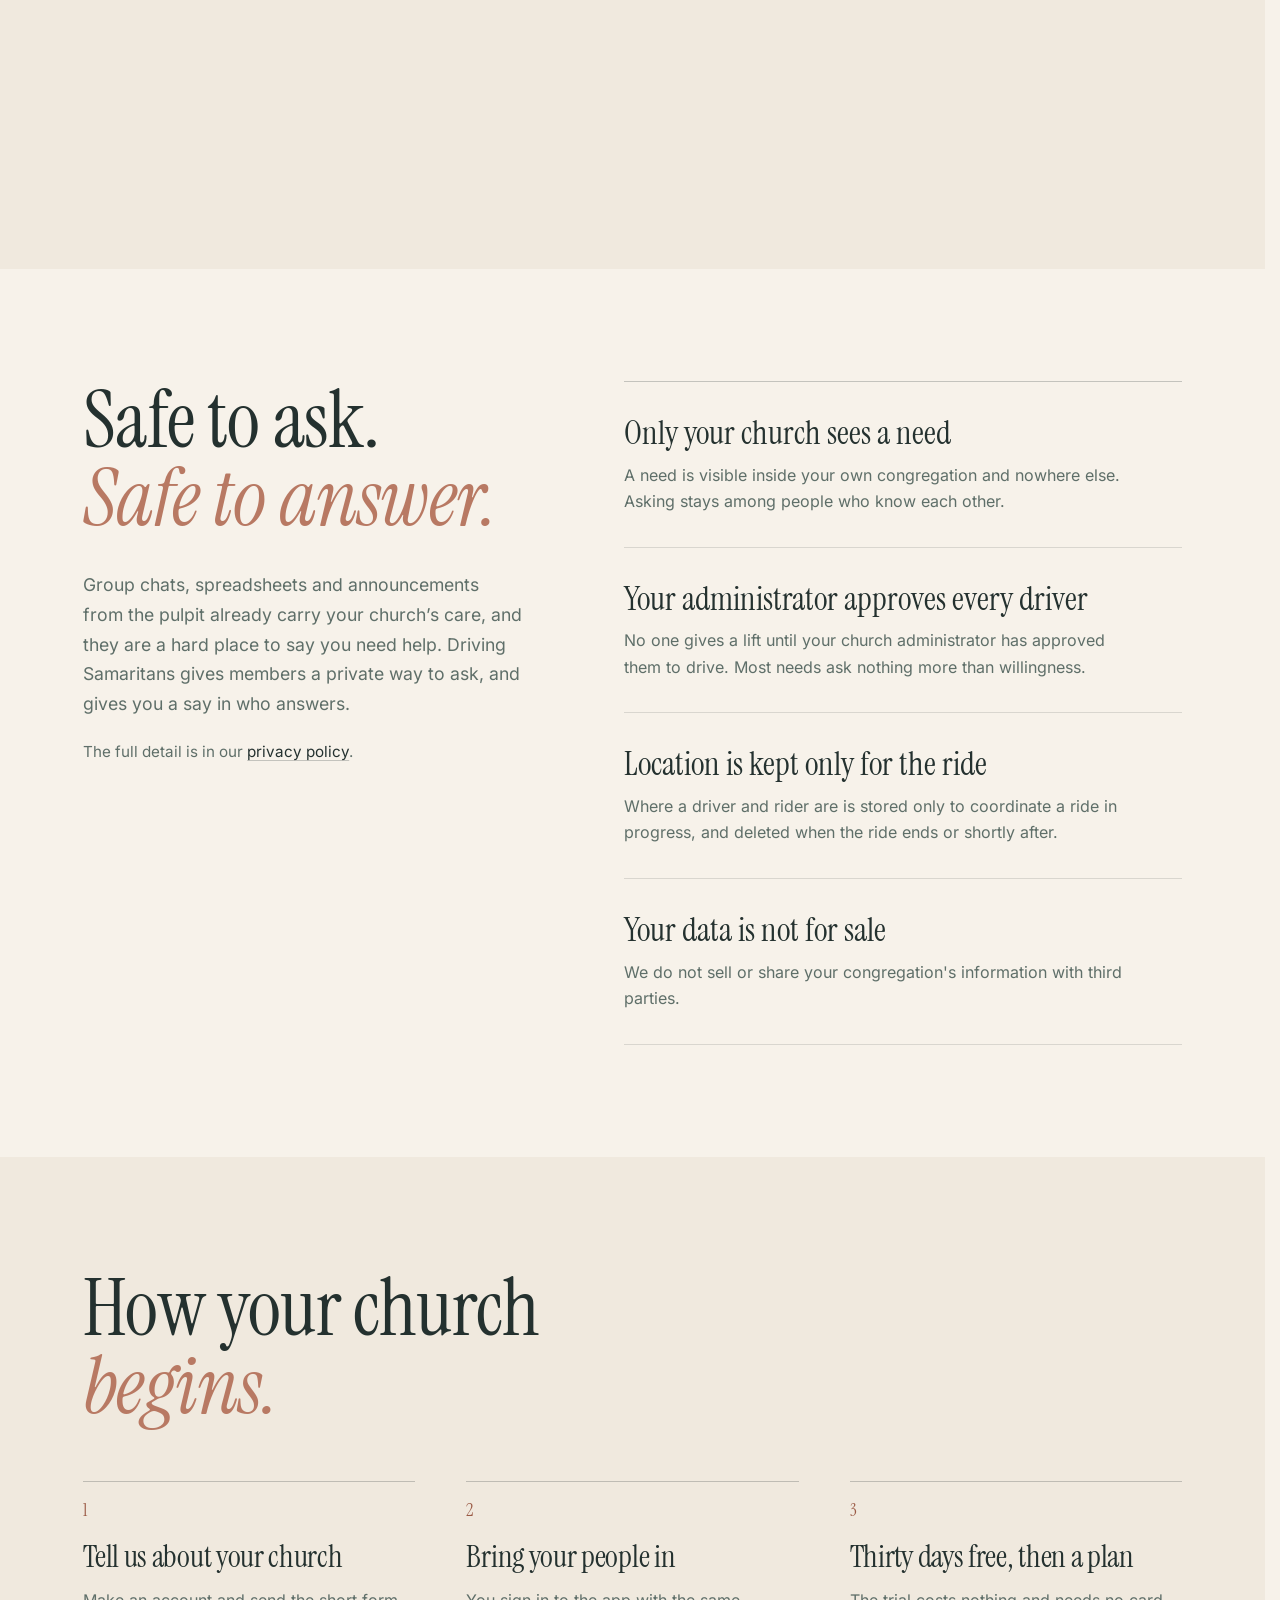
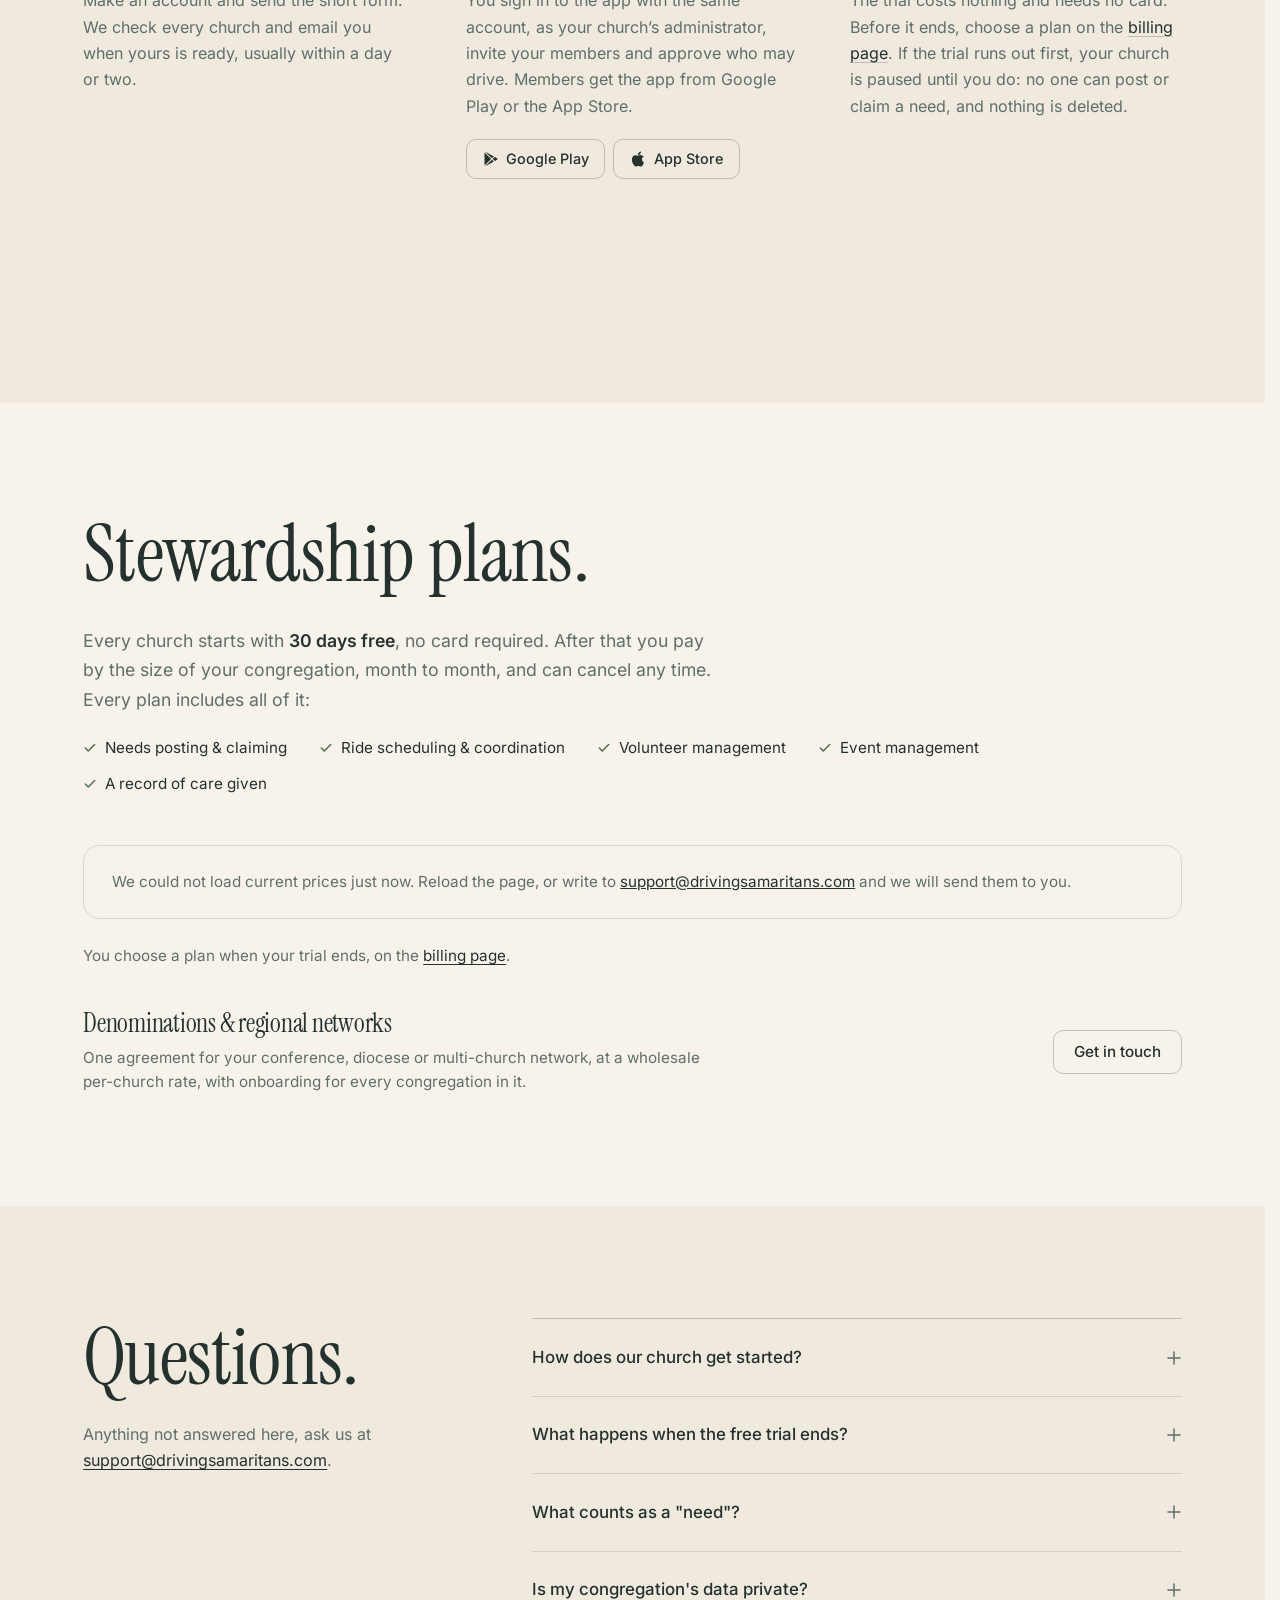
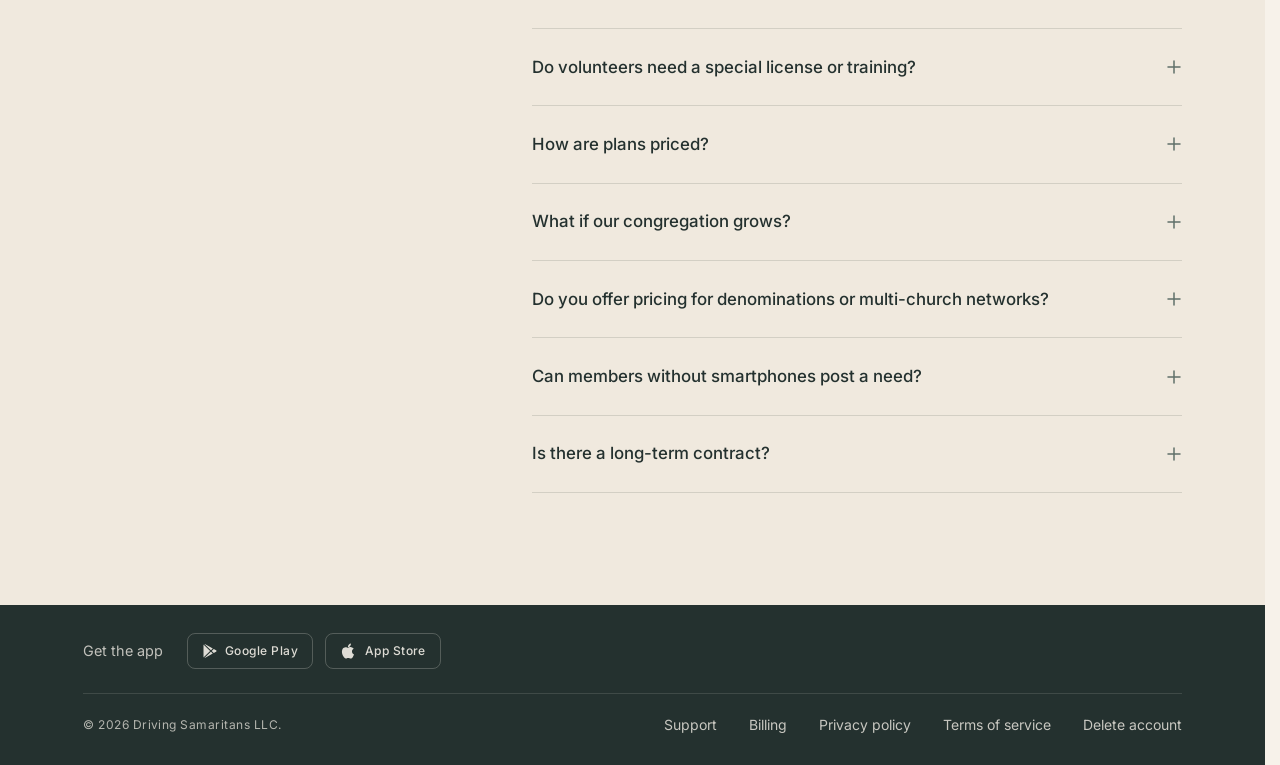
<file: billing.html>
<!doctype html><html lang="en"><head><meta charset="utf-8"/><meta name="viewport" content="width=device-width,initial-scale=1"/><meta name="theme-color" content="#f7f2ea"/><style>body,html{margin:0;background:#f7f2ea}.boot-splash{min-height:100vh;display:flex;align-items:center;justify-content:center}.boot-splash img{width:96px;height:96px;opacity:0;animation:boot-fade .6s ease .35s forwards}@keyframes boot-fade{to{opacity:.9}}@media (prefers-reduced-motion:reduce){.boot-splash img{animation:none;opacity:.9}}</style><link rel="icon" type="image/png" href="/favicon.png"/><link rel="apple-touch-icon" href="/apple-touch-icon.png"/><title>Billing | Driving Samaritans</title><meta name="title" content="Billing | Driving Samaritans"/><meta name="description" content="Manage your church's Driving Samaritans subscription."/><link rel="canonical" href="https://drivingsamaritans.com/billing"/><script type="text/javascript">!function(e){if("/"===e.search[1]){var l=e.search.slice(1).split("&").map(function(e){return e.replace(/~and~/g,"&")}).join("?");window.history.replaceState(null,null,e.pathname.slice(0,-1)+l+e.hash)}else 0===e.hash.indexOf("#/")&&window.history.replaceState(null,null,e.hash.slice(1))}(window.location)</script><meta property="og:type" content="website"/><meta property="og:site_name" content="Driving Samaritans"/><meta property="og:url" content="https://drivingsamaritans.com/billing"/><meta property="og:title" content="Billing | Driving Samaritans"/><meta property="og:description" content="Manage your church's Driving Samaritans subscription."/><meta property="og:image" content="https://drivingsamaritans.com/og-image.png"/><meta property="og:image:width" content="1200"/><meta property="og:image:height" content="630"/><meta property="og:image:alt" content="The Driving Samaritans app: a church needs feed, ride requests and the driver map."/><meta property="twitter:card" content="summary_large_image"/><meta property="twitter:url" content="https://drivingsamaritans.com/billing"/><meta property="twitter:title" content="Billing | Driving Samaritans"/><meta property="twitter:description" content="Manage your church's Driving Samaritans subscription."/><meta property="twitter:image" content="https://drivingsamaritans.com/og-image.png"/><script defer="defer" src="/static/js/main.0e7a30f7.js"></script><link href="/static/css/main.6b0d88a3.css" rel="stylesheet"><meta name="robots" content="noindex"/></head><body><noscript>You need to enable JavaScript to run this app.</noscript><div id="root"><div class="boot-splash"><img src="/splash-logo.png" alt=""/></div></div></body></html>
</file>
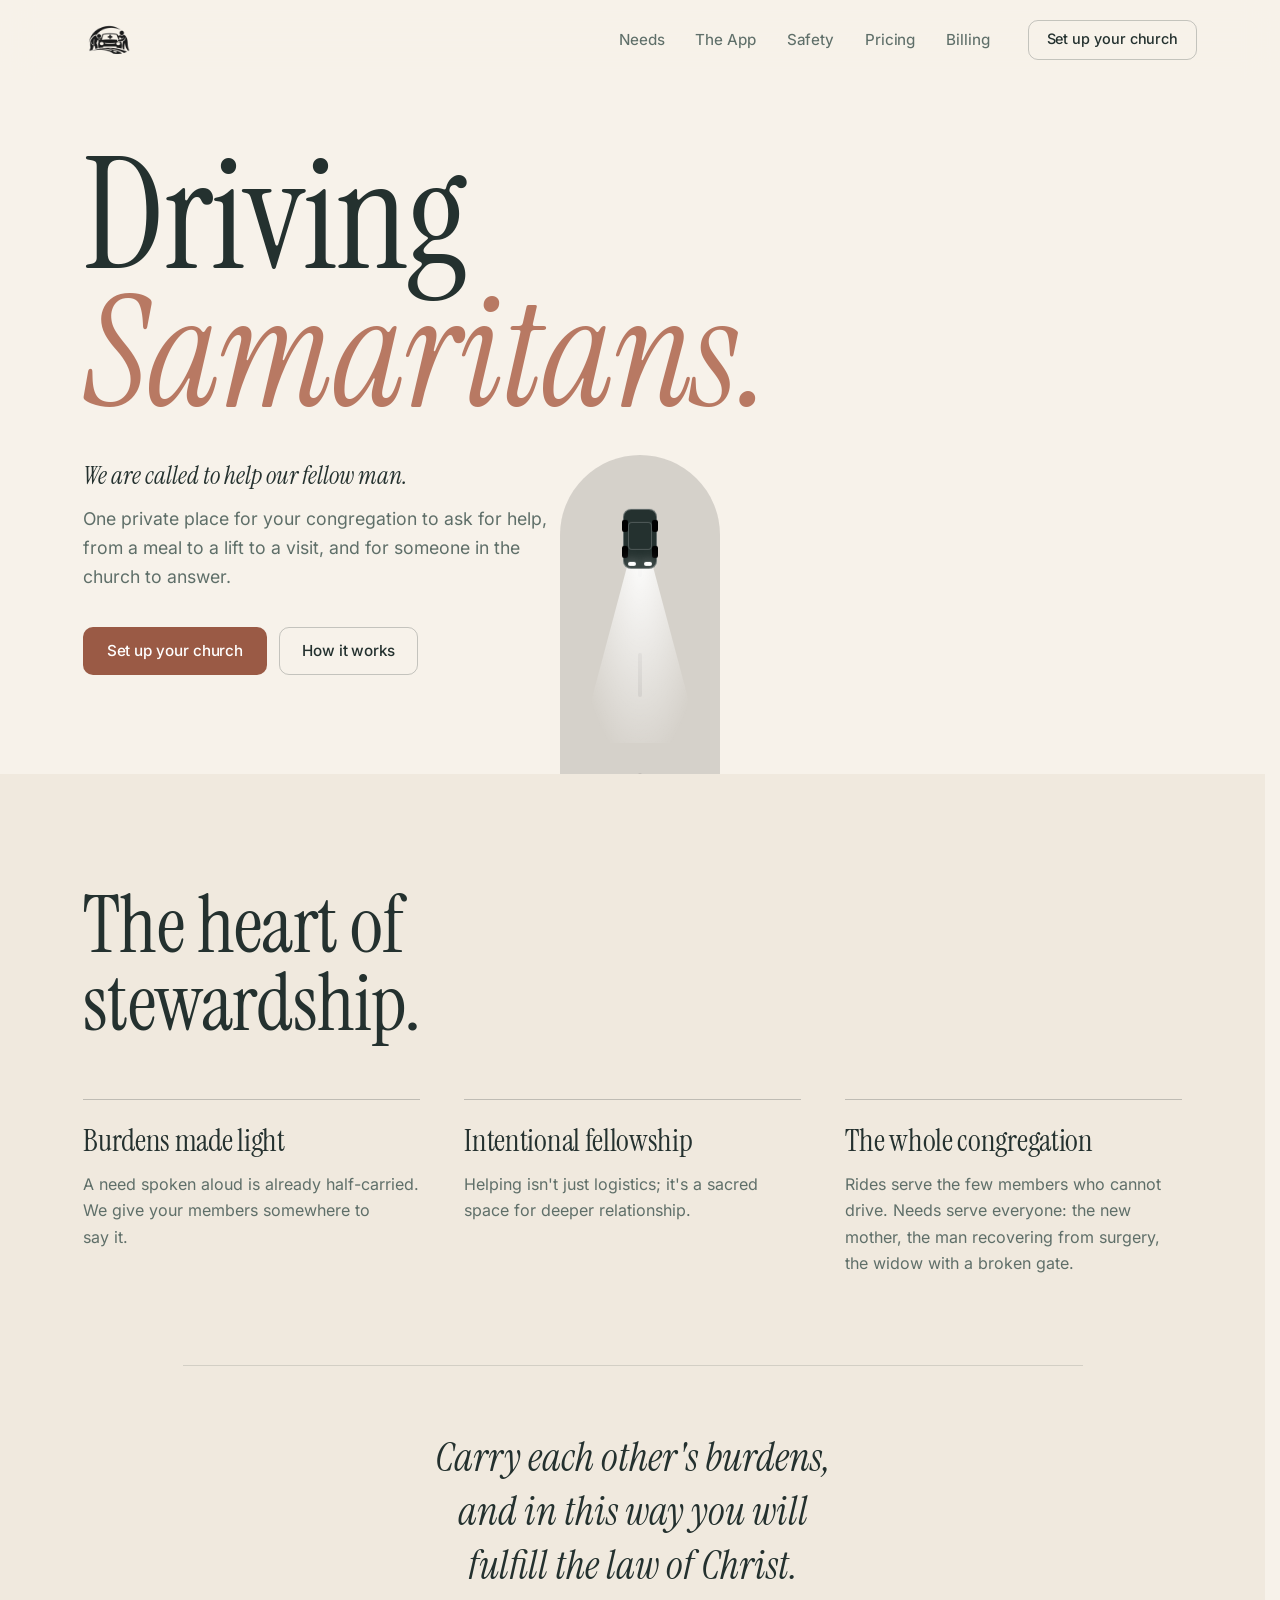
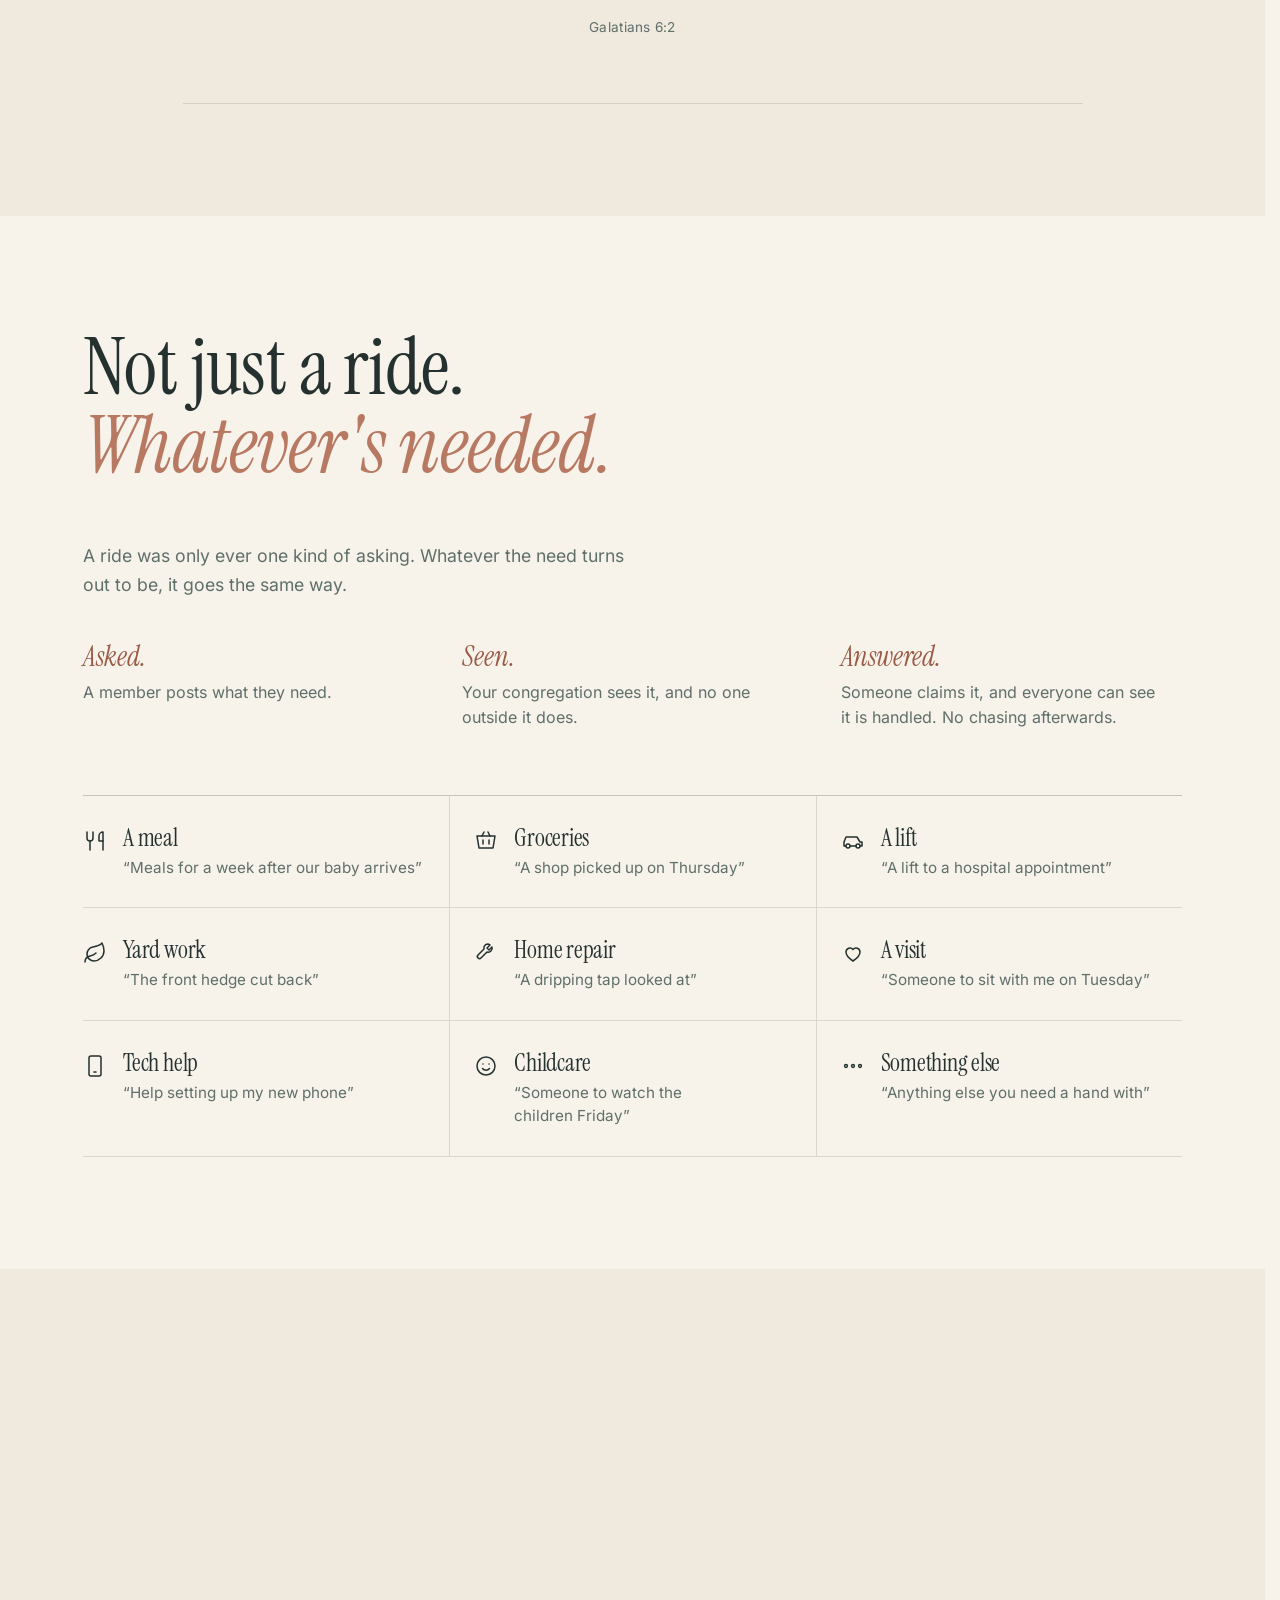
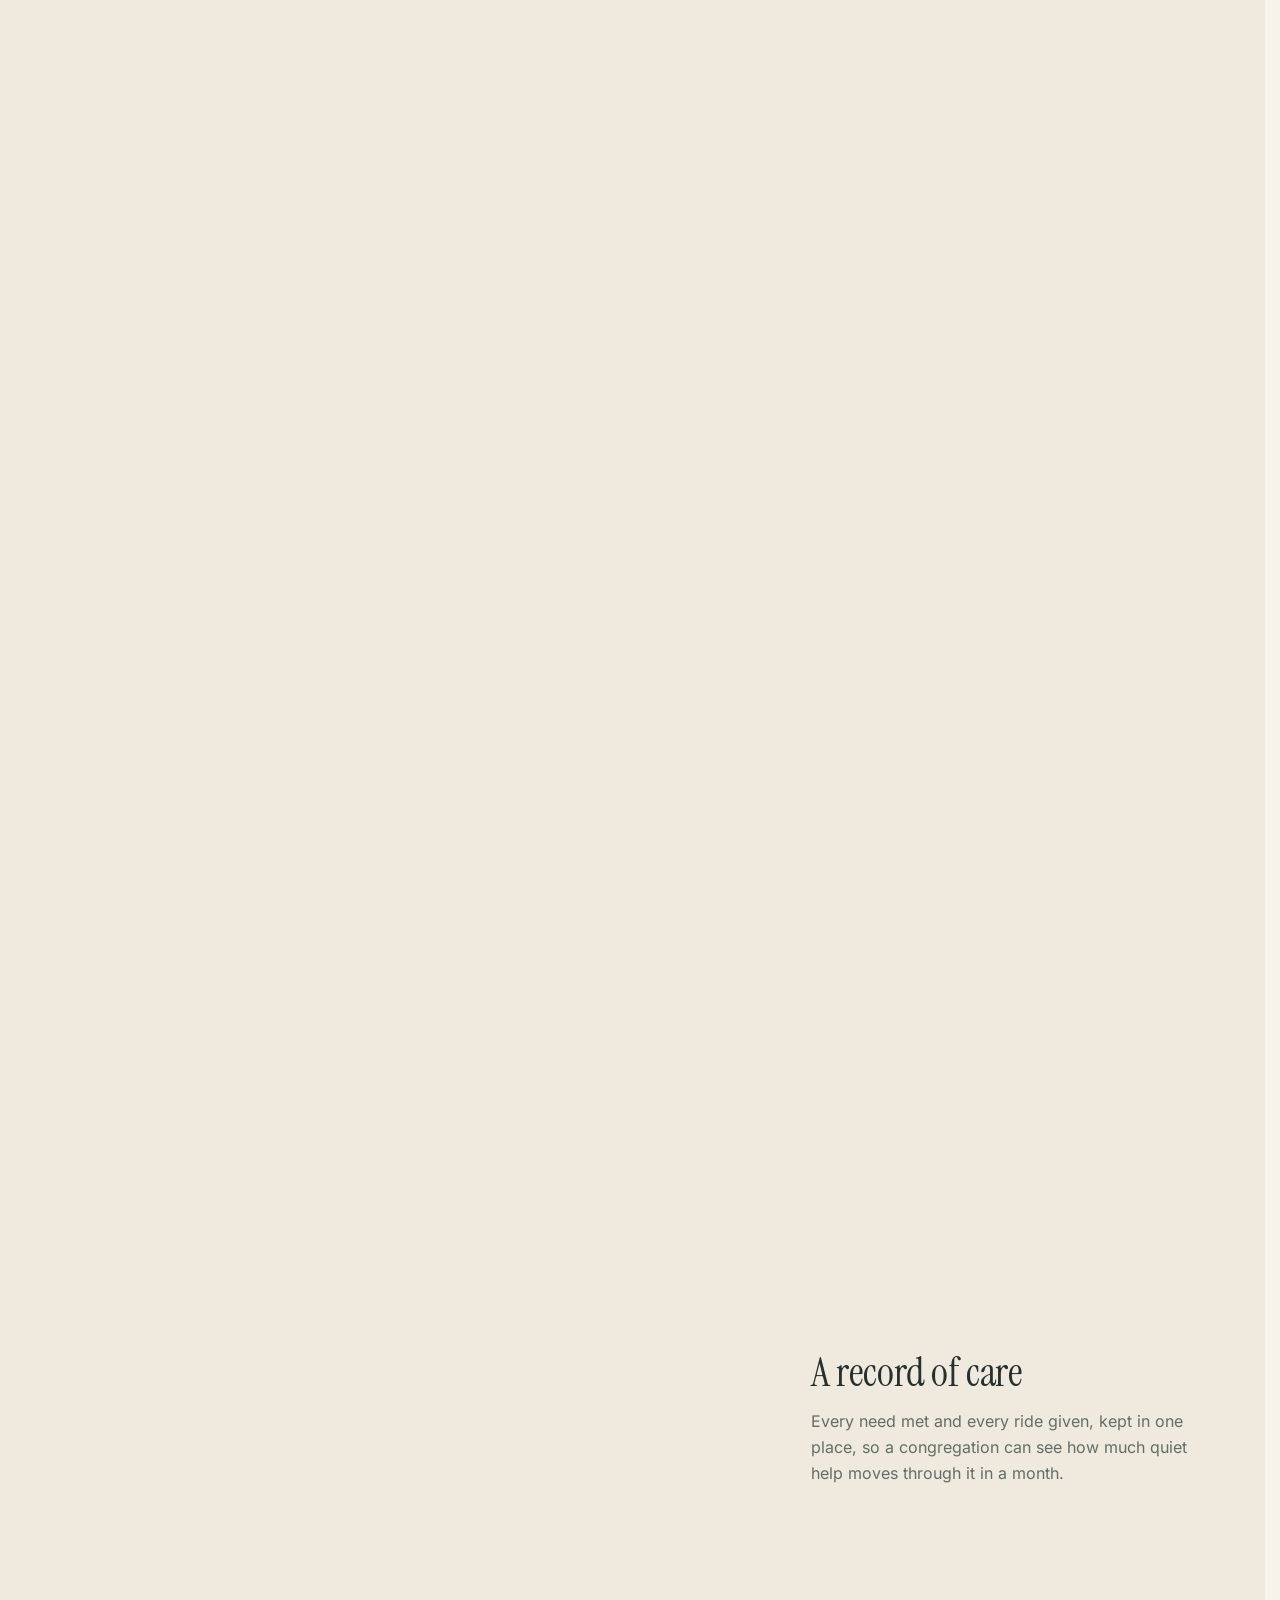
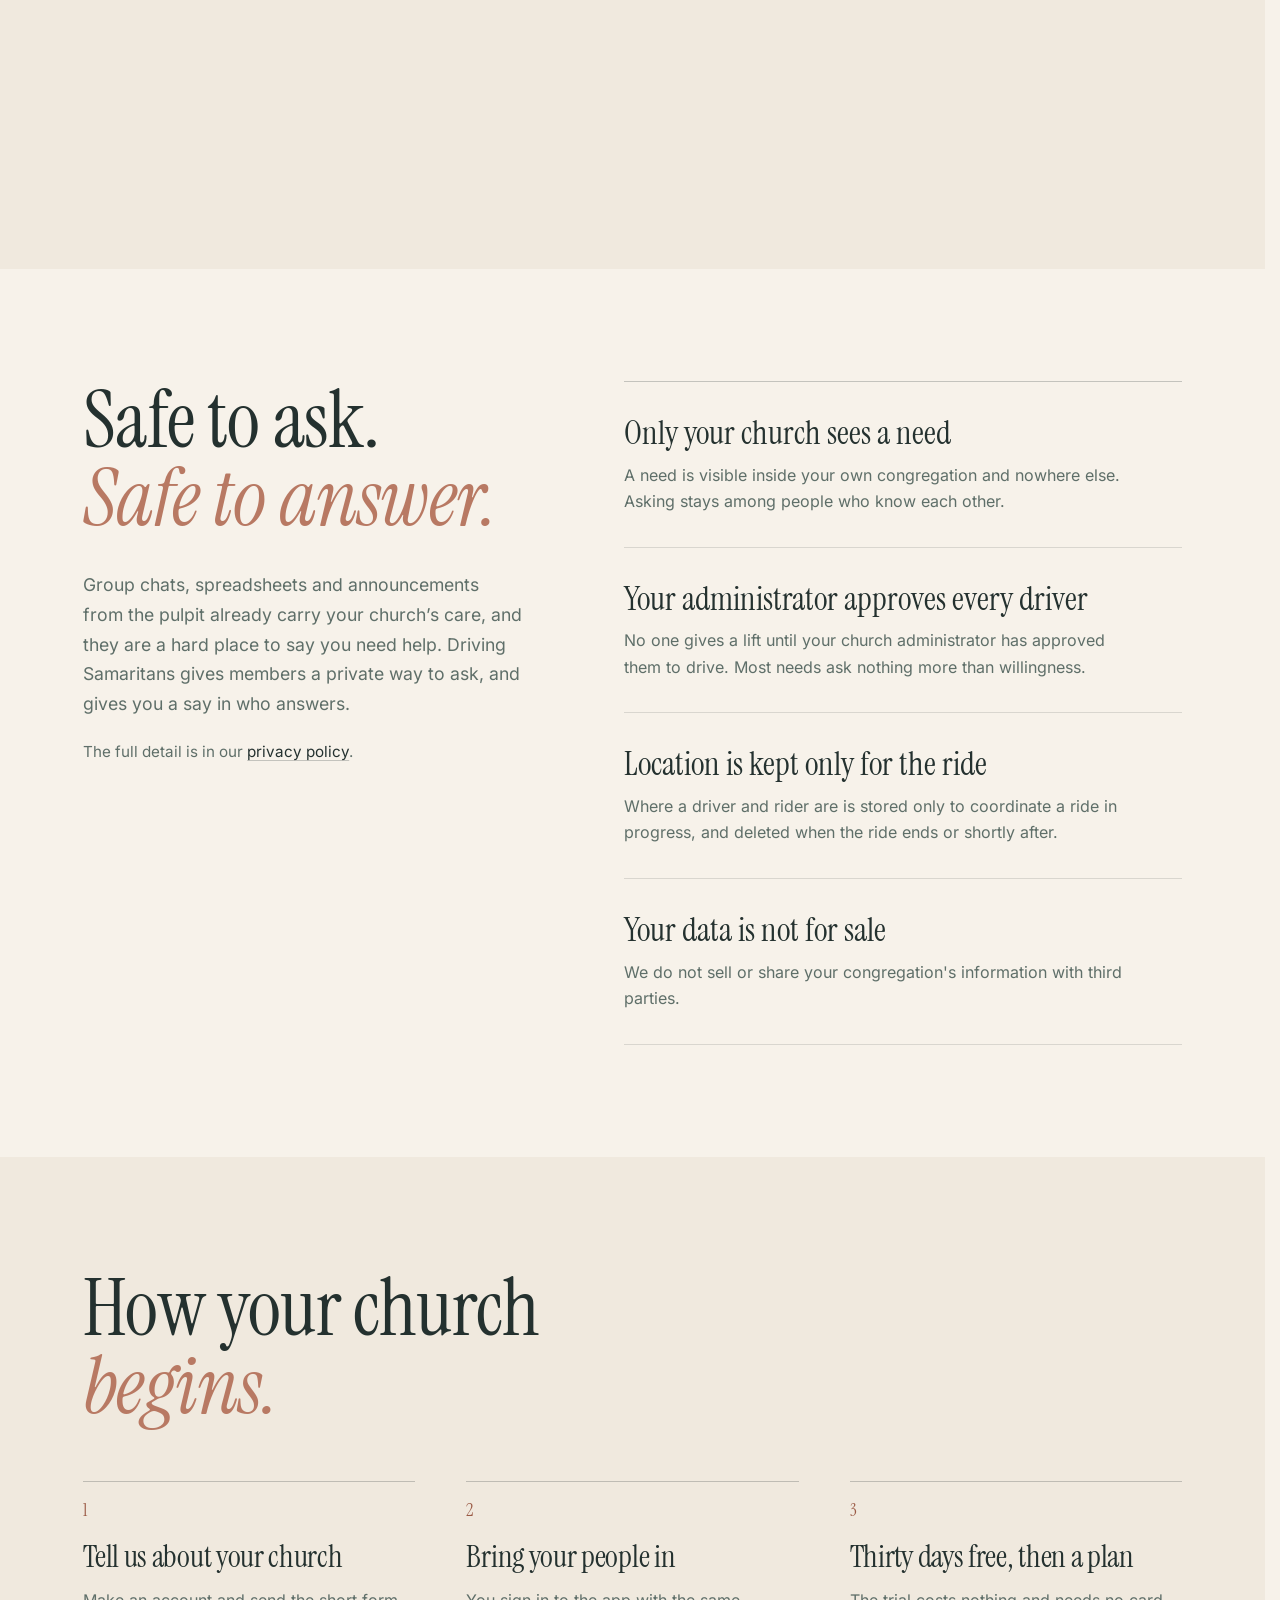
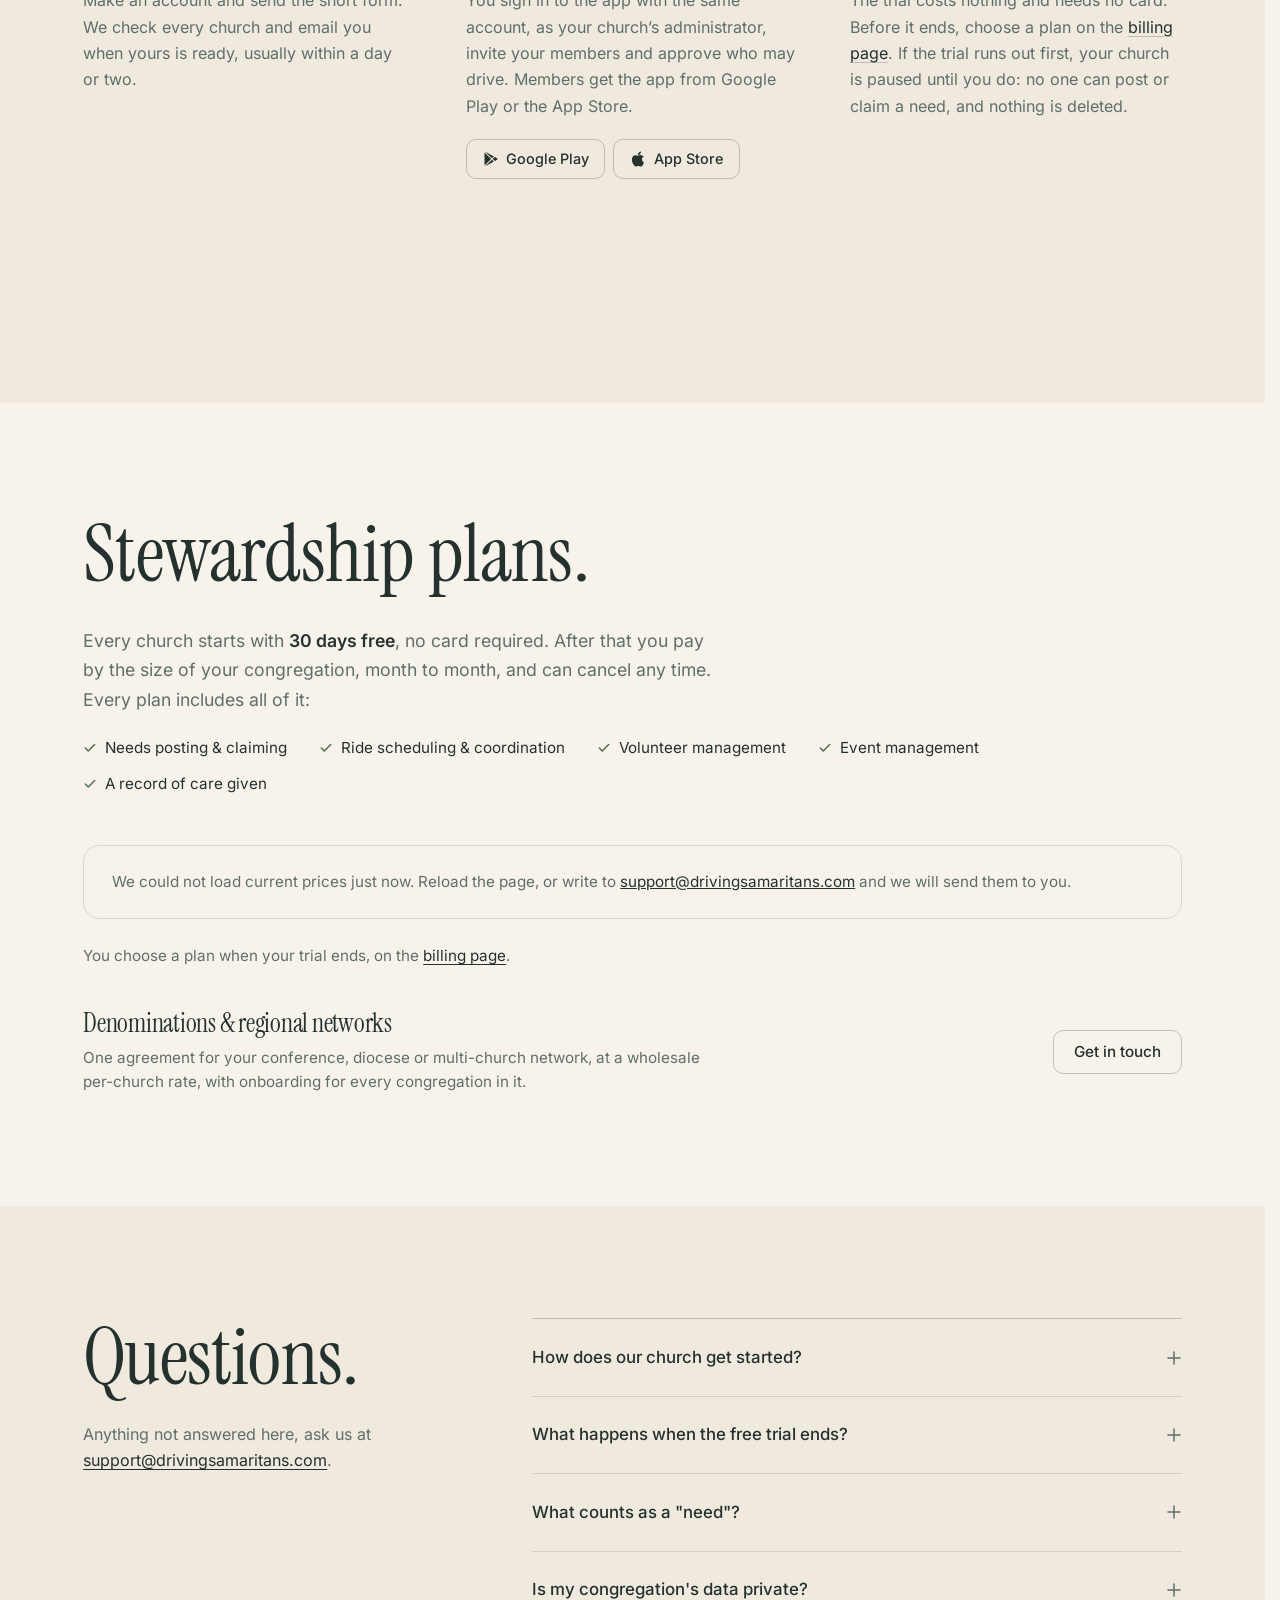
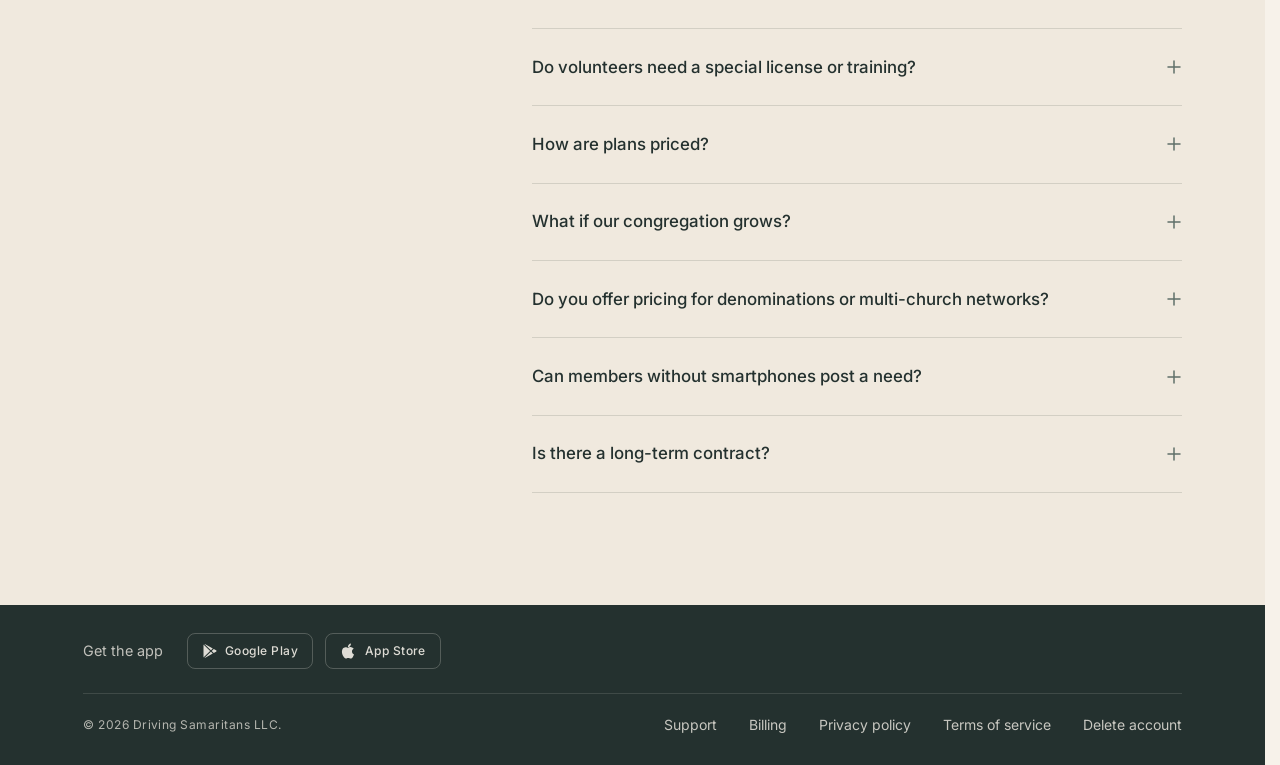
<file: privacy.html>
<!doctype html><html lang="en"><head><meta charset="utf-8"/><meta name="viewport" content="width=device-width,initial-scale=1"/><meta name="theme-color" content="#f7f2ea"/><style>body,html{margin:0;background:#f7f2ea}.boot-splash{min-height:100vh;display:flex;align-items:center;justify-content:center}.boot-splash img{width:96px;height:96px;opacity:0;animation:boot-fade .6s ease .35s forwards}@keyframes boot-fade{to{opacity:.9}}@media (prefers-reduced-motion:reduce){.boot-splash img{animation:none;opacity:.9}}</style><link rel="icon" type="image/png" href="/favicon.png"/><link rel="apple-touch-icon" href="/apple-touch-icon.png"/><title>Privacy Policy | Driving Samaritans</title><meta name="title" content="Privacy Policy | Driving Samaritans"/><meta name="description" content="How Driving Samaritans collects, uses, and protects your congregation's information, and how long we keep it."/><link rel="canonical" href="https://drivingsamaritans.com/privacy"/><script type="text/javascript">!function(e){if("/"===e.search[1]){var l=e.search.slice(1).split("&").map(function(e){return e.replace(/~and~/g,"&")}).join("?");window.history.replaceState(null,null,e.pathname.slice(0,-1)+l+e.hash)}else 0===e.hash.indexOf("#/")&&window.history.replaceState(null,null,e.hash.slice(1))}(window.location)</script><meta property="og:type" content="website"/><meta property="og:site_name" content="Driving Samaritans"/><meta property="og:url" content="https://drivingsamaritans.com/privacy"/><meta property="og:title" content="Privacy Policy | Driving Samaritans"/><meta property="og:description" content="How Driving Samaritans collects, uses, and protects your congregation's information, and how long we keep it."/><meta property="og:image" content="https://drivingsamaritans.com/og-image.png"/><meta property="og:image:width" content="1200"/><meta property="og:image:height" content="630"/><meta property="og:image:alt" content="The Driving Samaritans app: a church needs feed, ride requests and the driver map."/><meta property="twitter:card" content="summary_large_image"/><meta property="twitter:url" content="https://drivingsamaritans.com/privacy"/><meta property="twitter:title" content="Privacy Policy | Driving Samaritans"/><meta property="twitter:description" content="How Driving Samaritans collects, uses, and protects your congregation's information, and how long we keep it."/><meta property="twitter:image" content="https://drivingsamaritans.com/og-image.png"/><script defer="defer" src="/static/js/main.0e7a30f7.js"></script><link href="/static/css/main.6b0d88a3.css" rel="stylesheet"></head><body><noscript>You need to enable JavaScript to run this app.</noscript><div id="root"><div class="boot-splash"><img src="/splash-logo.png" alt=""/></div></div></body></html>
</file>
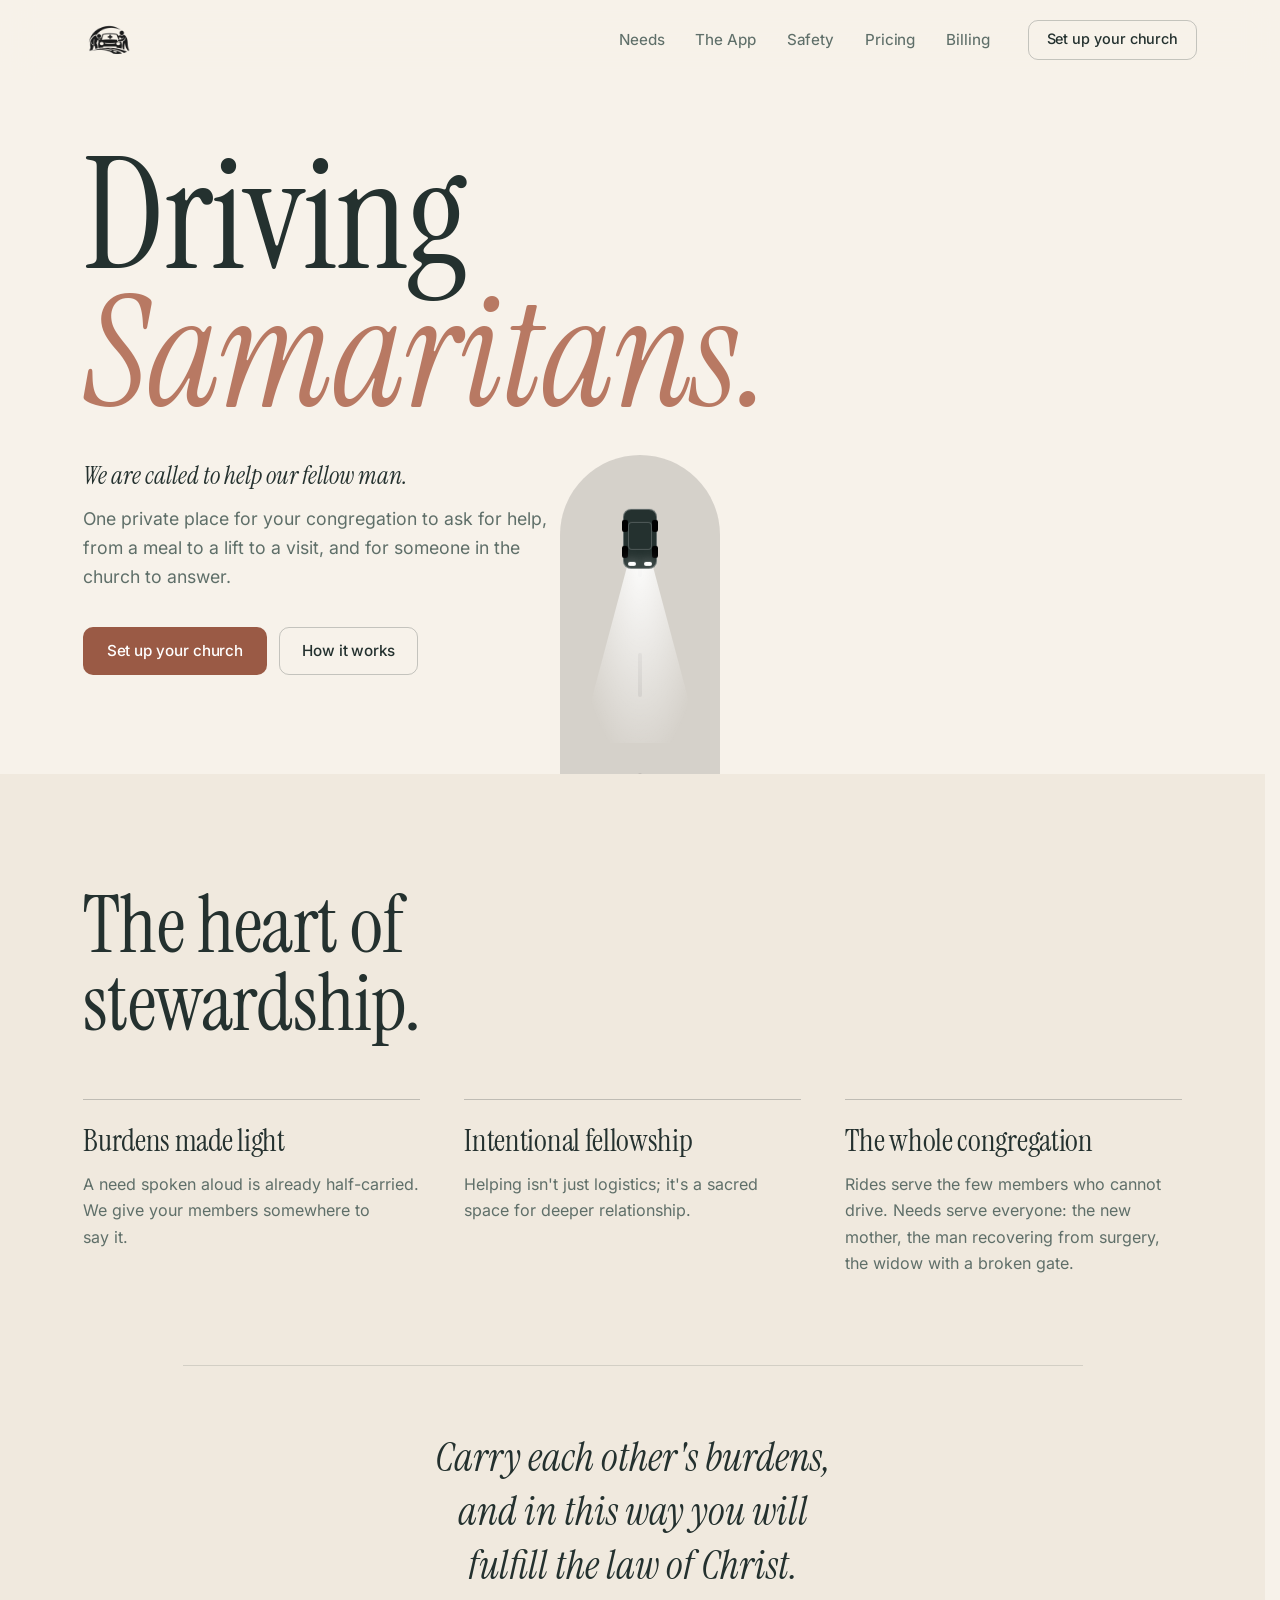
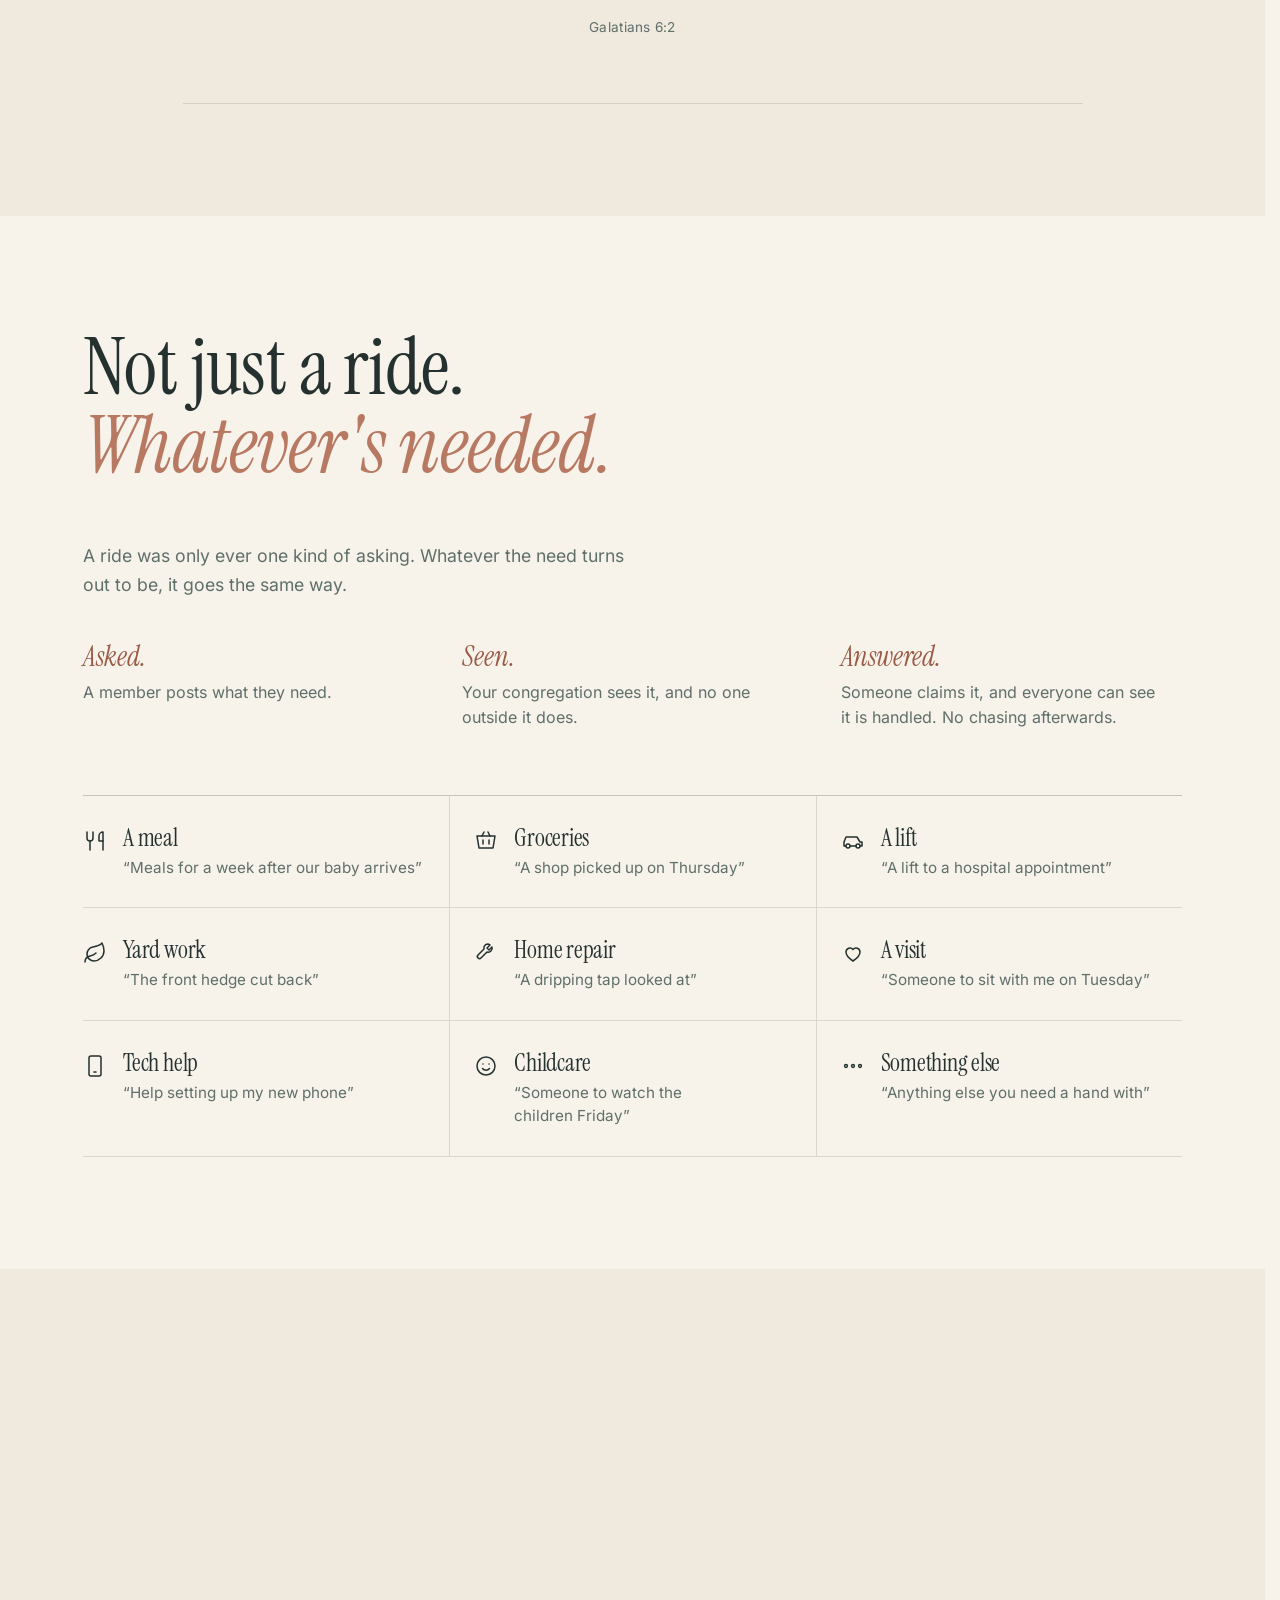
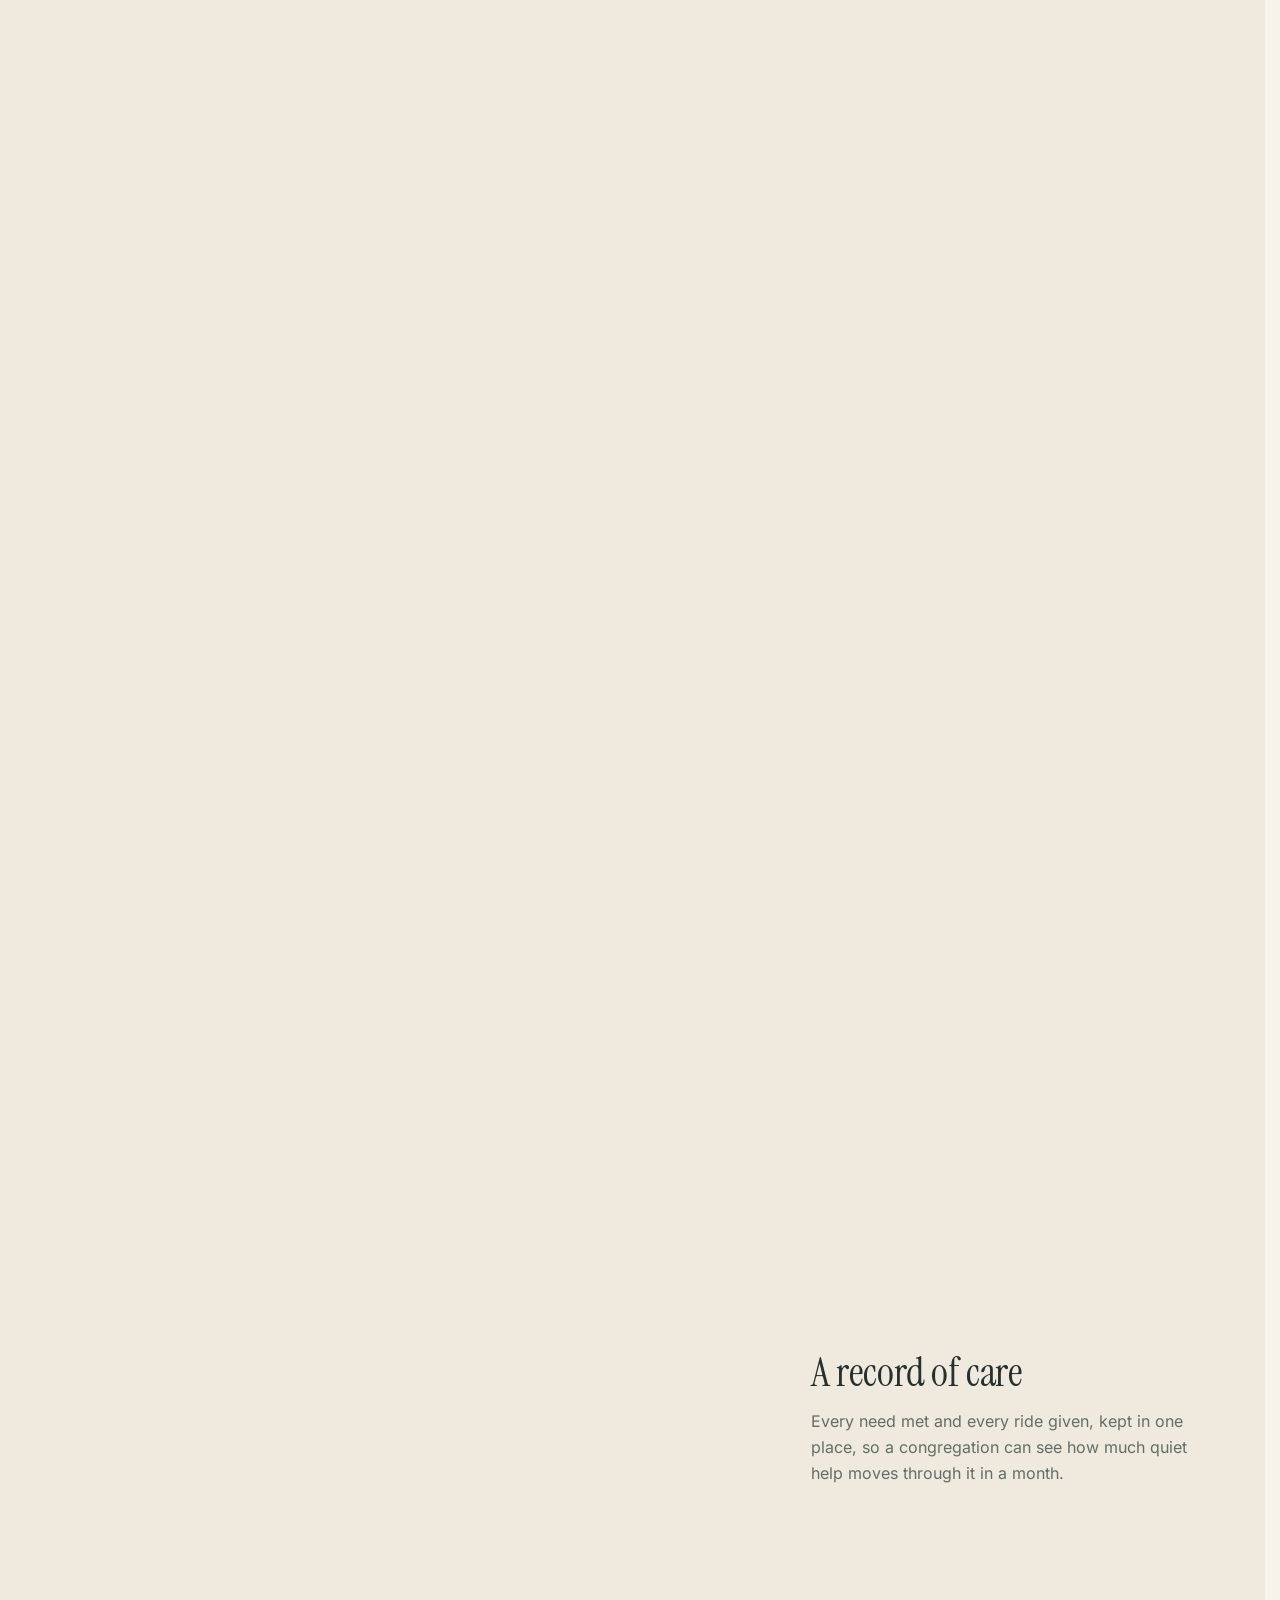
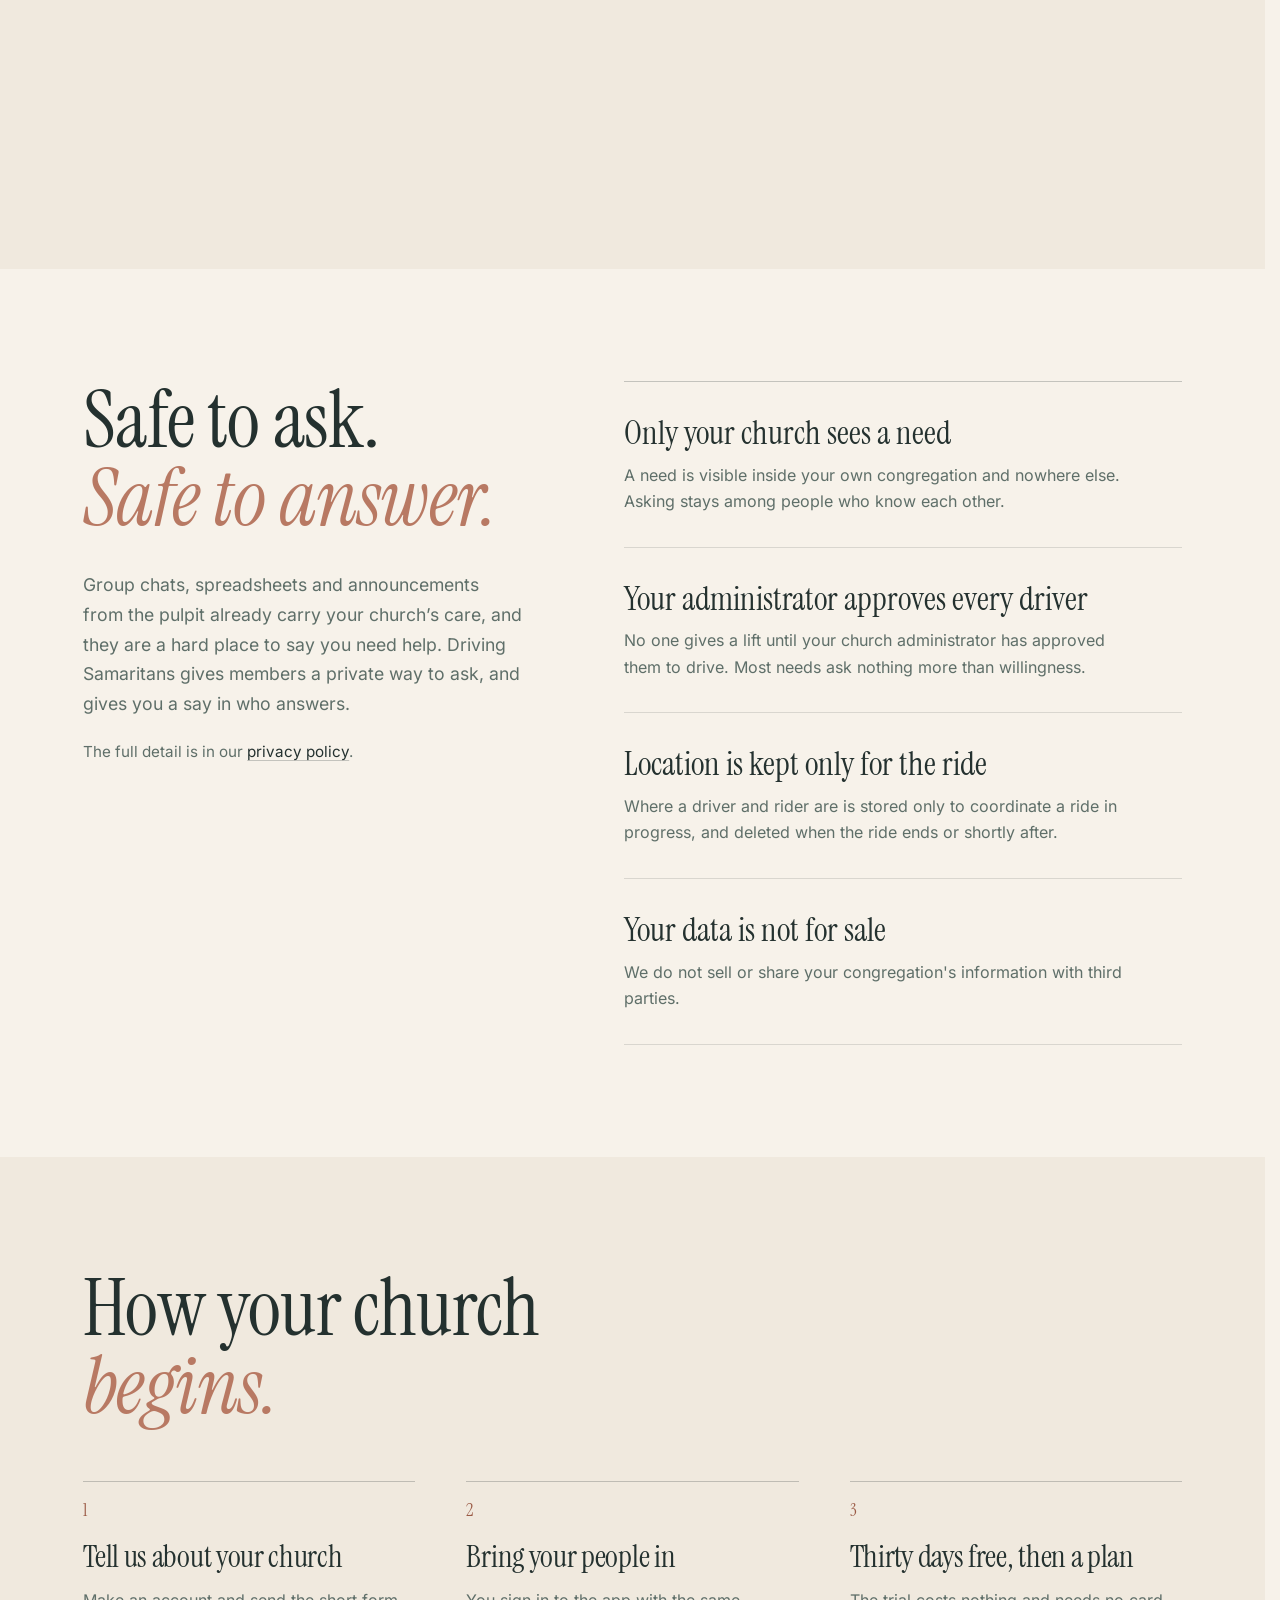
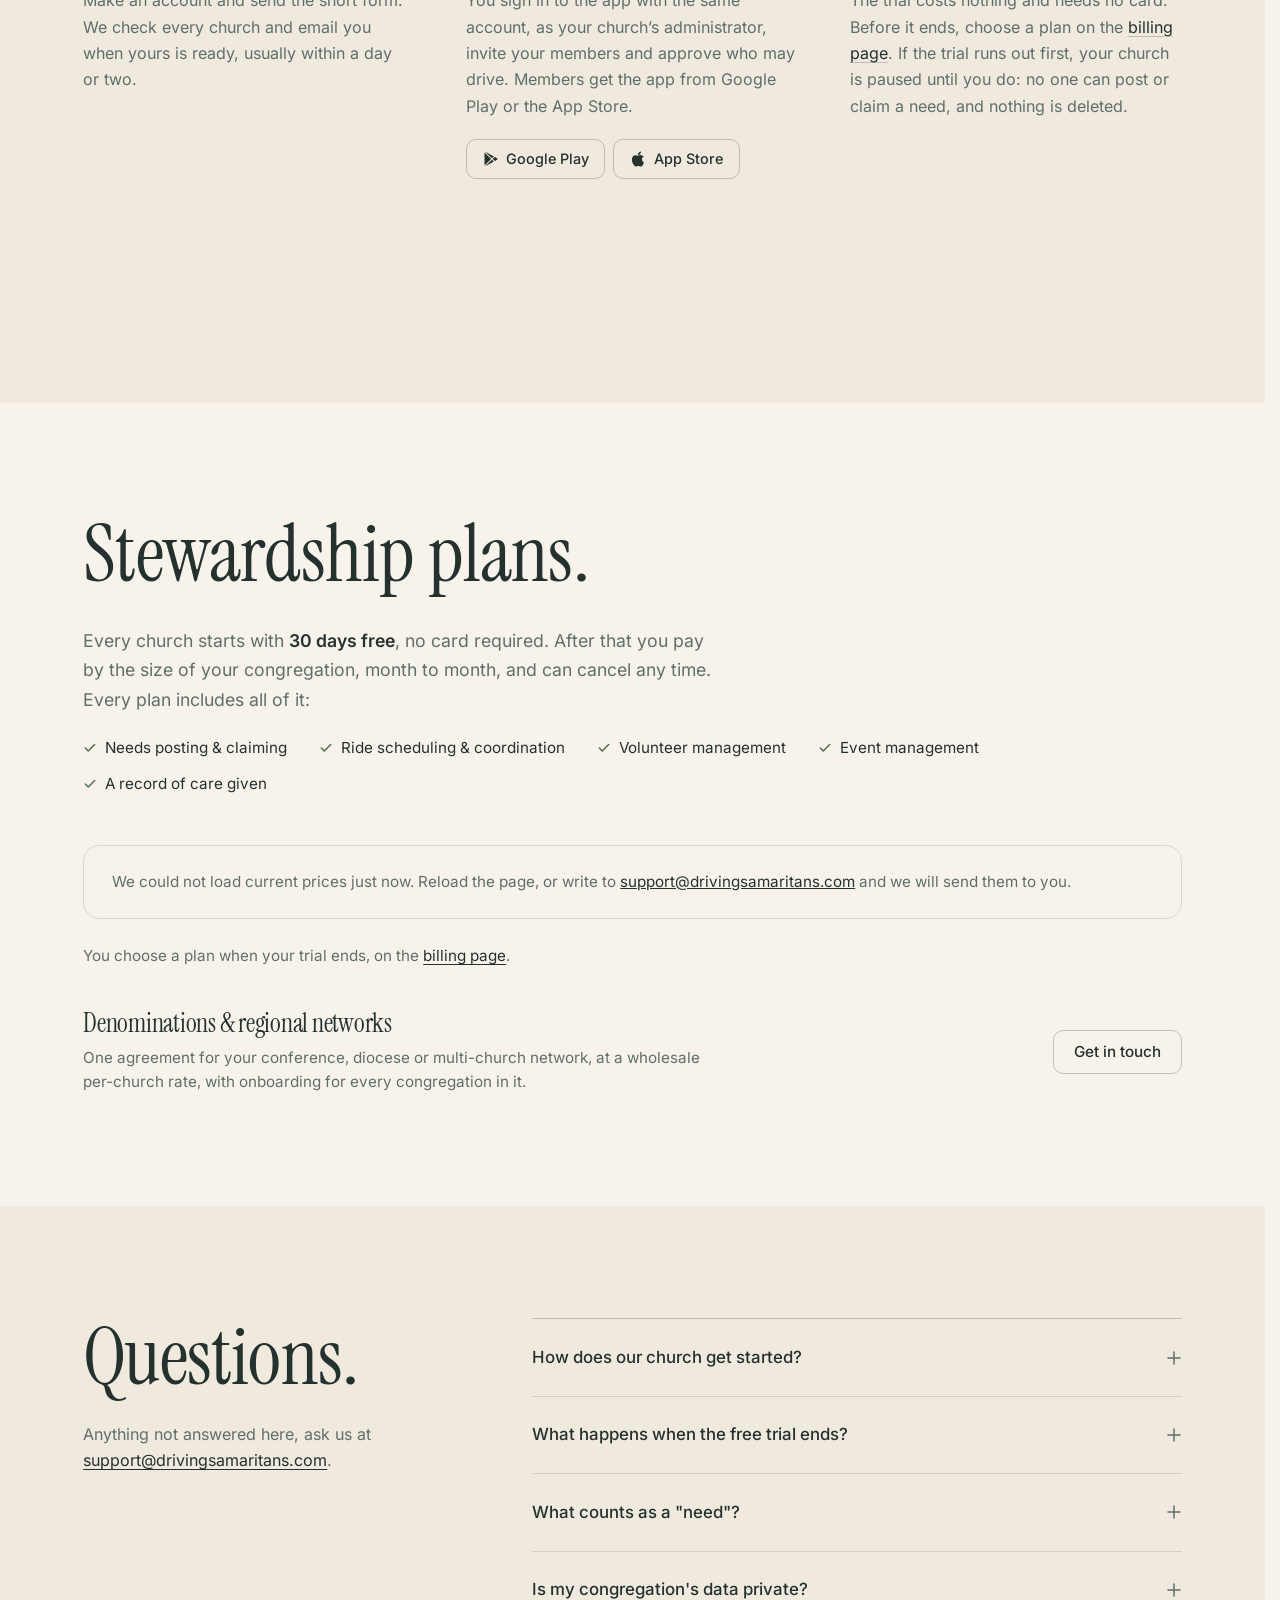
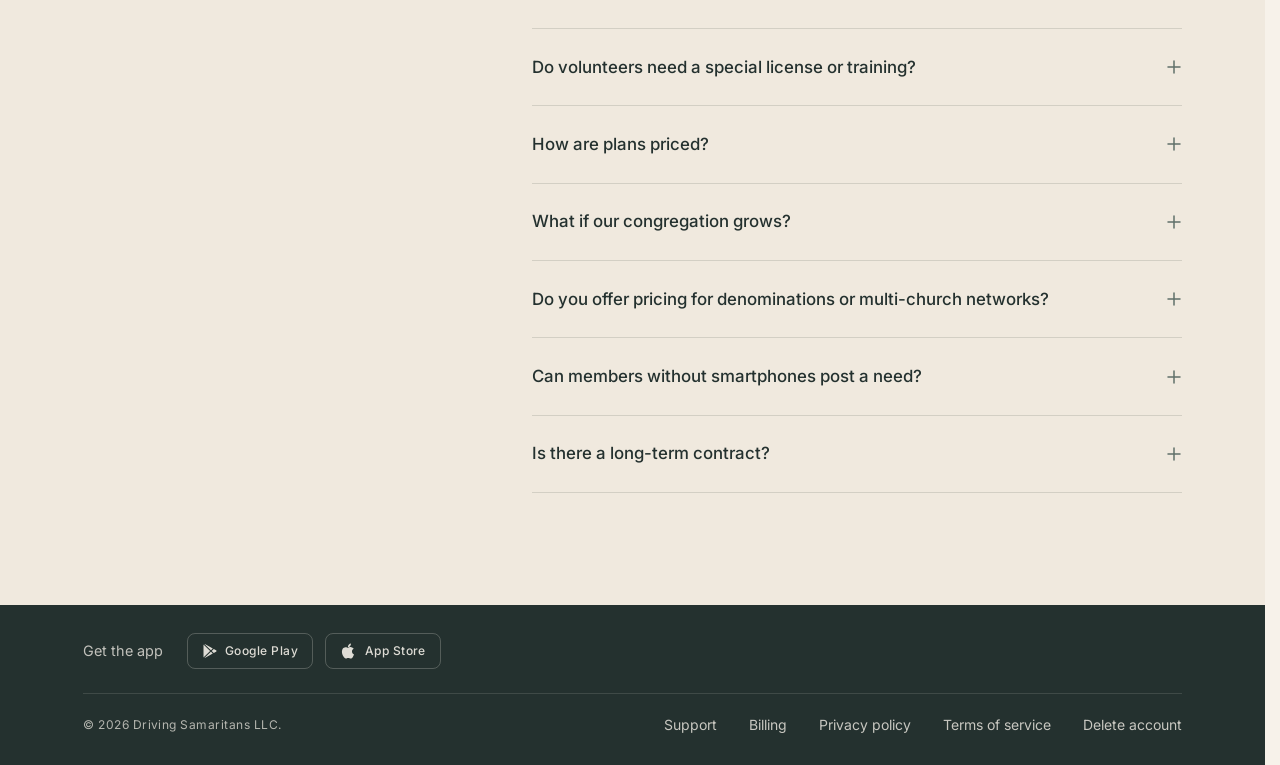
<file: start.html>
<!doctype html><html lang="en"><head><meta charset="utf-8"/><meta name="viewport" content="width=device-width,initial-scale=1"/><meta name="theme-color" content="#f7f2ea"/><style>body,html{margin:0;background:#f7f2ea}.boot-splash{min-height:100vh;display:flex;align-items:center;justify-content:center}.boot-splash img{width:96px;height:96px;opacity:0;animation:boot-fade .6s ease .35s forwards}@keyframes boot-fade{to{opacity:.9}}@media (prefers-reduced-motion:reduce){.boot-splash img{animation:none;opacity:.9}}</style><link rel="icon" type="image/png" href="/favicon.png"/><link rel="apple-touch-icon" href="/apple-touch-icon.png"/><title>Start Your Church | Driving Samaritans</title><meta name="title" content="Start Your Church | Driving Samaritans"/><meta name="description" content="Set up your church on Driving Samaritans: make an account, tell us about your church, and your 30-day free trial starts as soon as we approve it."/><link rel="canonical" href="https://drivingsamaritans.com/start"/><script type="text/javascript">!function(e){if("/"===e.search[1]){var l=e.search.slice(1).split("&").map(function(e){return e.replace(/~and~/g,"&")}).join("?");window.history.replaceState(null,null,e.pathname.slice(0,-1)+l+e.hash)}else 0===e.hash.indexOf("#/")&&window.history.replaceState(null,null,e.hash.slice(1))}(window.location)</script><meta property="og:type" content="website"/><meta property="og:site_name" content="Driving Samaritans"/><meta property="og:url" content="https://drivingsamaritans.com/start"/><meta property="og:title" content="Start Your Church | Driving Samaritans"/><meta property="og:description" content="Set up your church on Driving Samaritans: make an account, tell us about your church, and your 30-day free trial starts as soon as we approve it."/><meta property="og:image" content="https://drivingsamaritans.com/og-image.png"/><meta property="og:image:width" content="1200"/><meta property="og:image:height" content="630"/><meta property="og:image:alt" content="The Driving Samaritans app: a church needs feed, ride requests and the driver map."/><meta property="twitter:card" content="summary_large_image"/><meta property="twitter:url" content="https://drivingsamaritans.com/start"/><meta property="twitter:title" content="Start Your Church | Driving Samaritans"/><meta property="twitter:description" content="Set up your church on Driving Samaritans: make an account, tell us about your church, and your 30-day free trial starts as soon as we approve it."/><meta property="twitter:image" content="https://drivingsamaritans.com/og-image.png"/><script defer="defer" src="/static/js/main.0e7a30f7.js"></script><link href="/static/css/main.6b0d88a3.css" rel="stylesheet"></head><body><noscript>You need to enable JavaScript to run this app.</noscript><div id="root"><div class="boot-splash"><img src="/splash-logo.png" alt=""/></div></div></body></html>
</file>
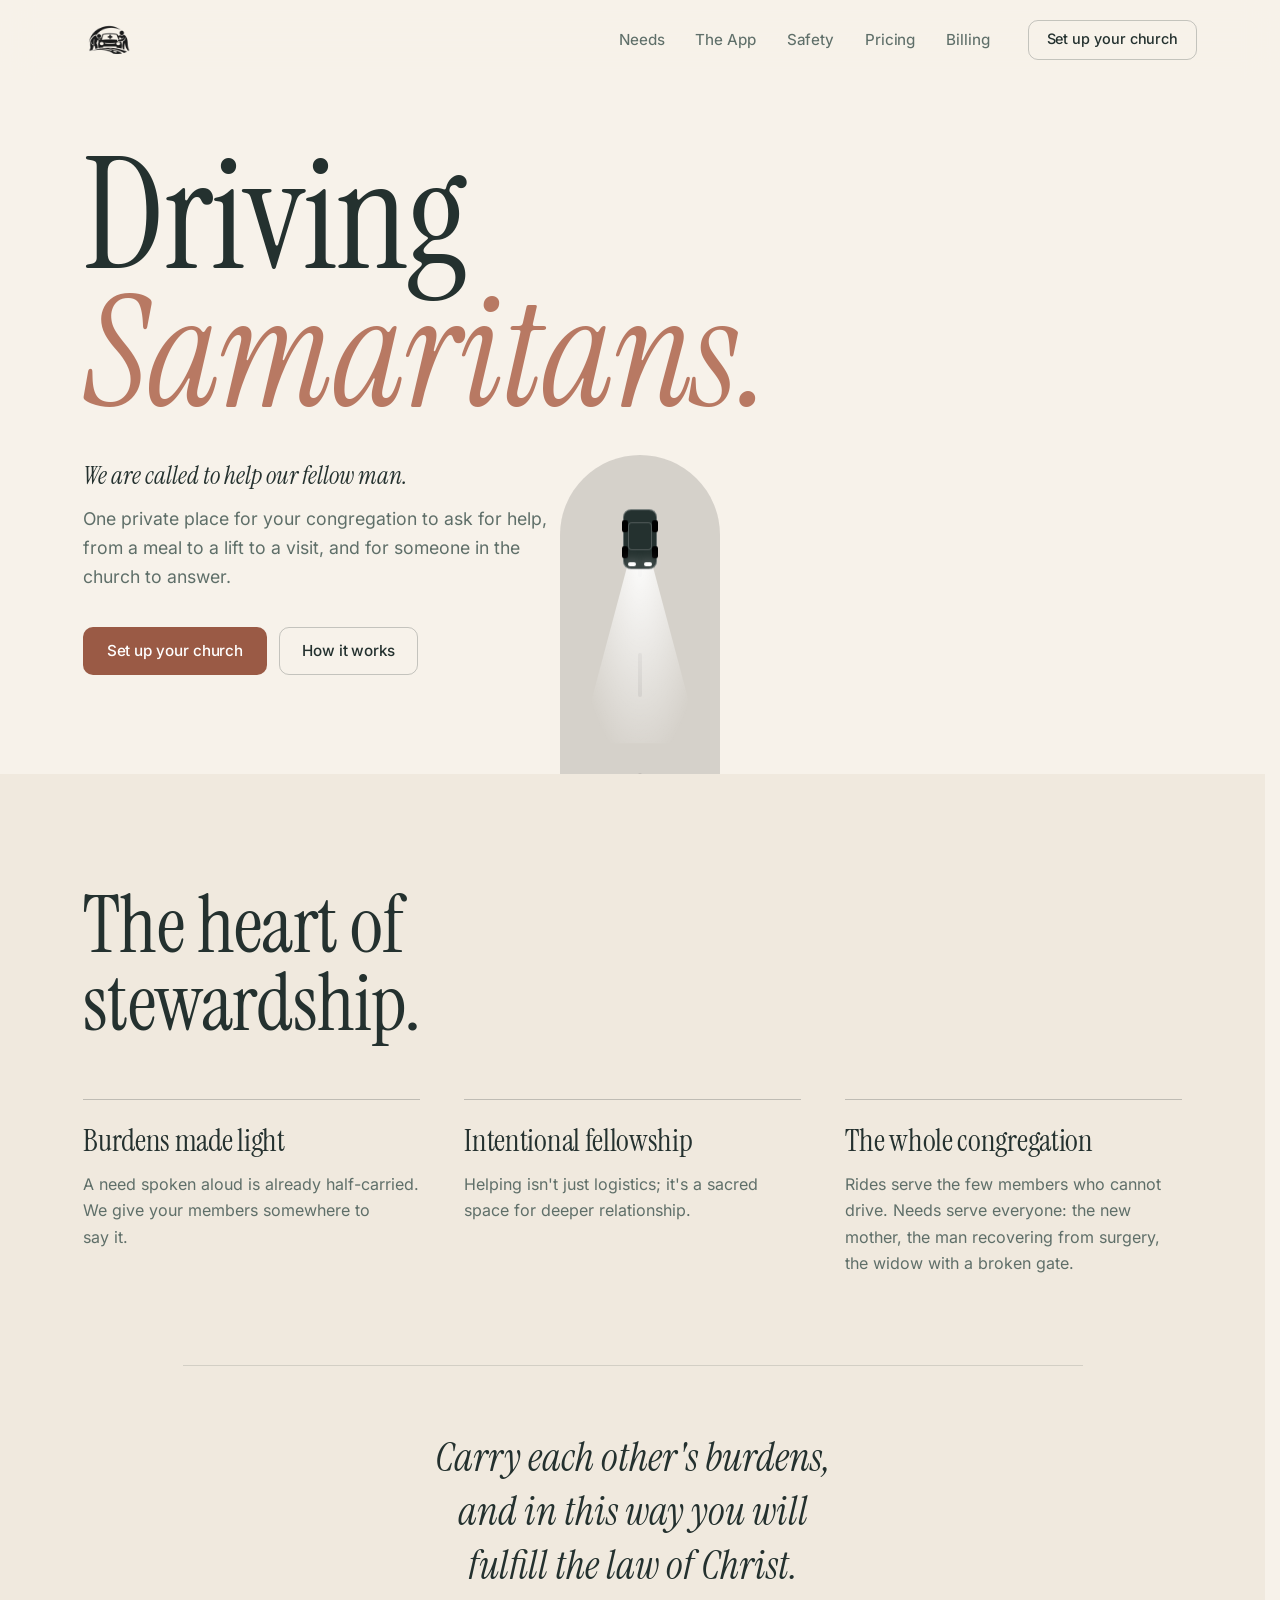
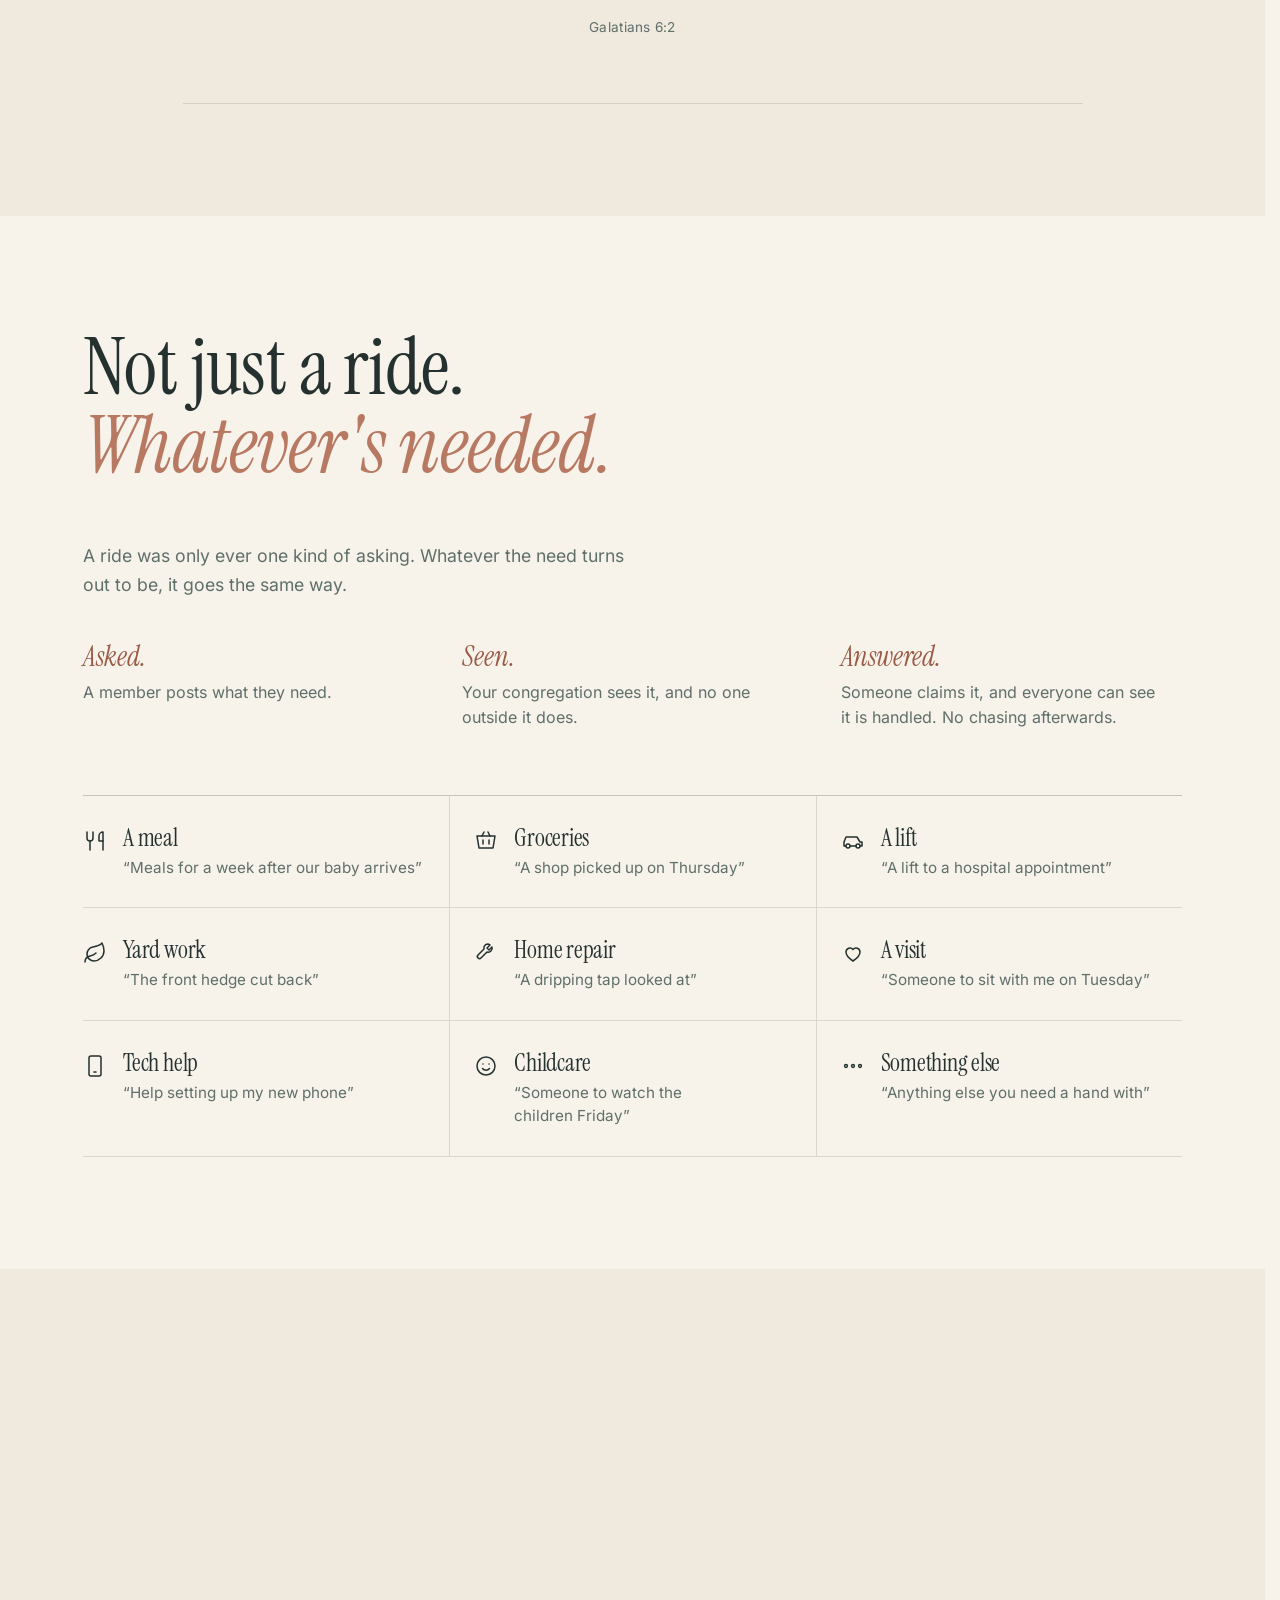
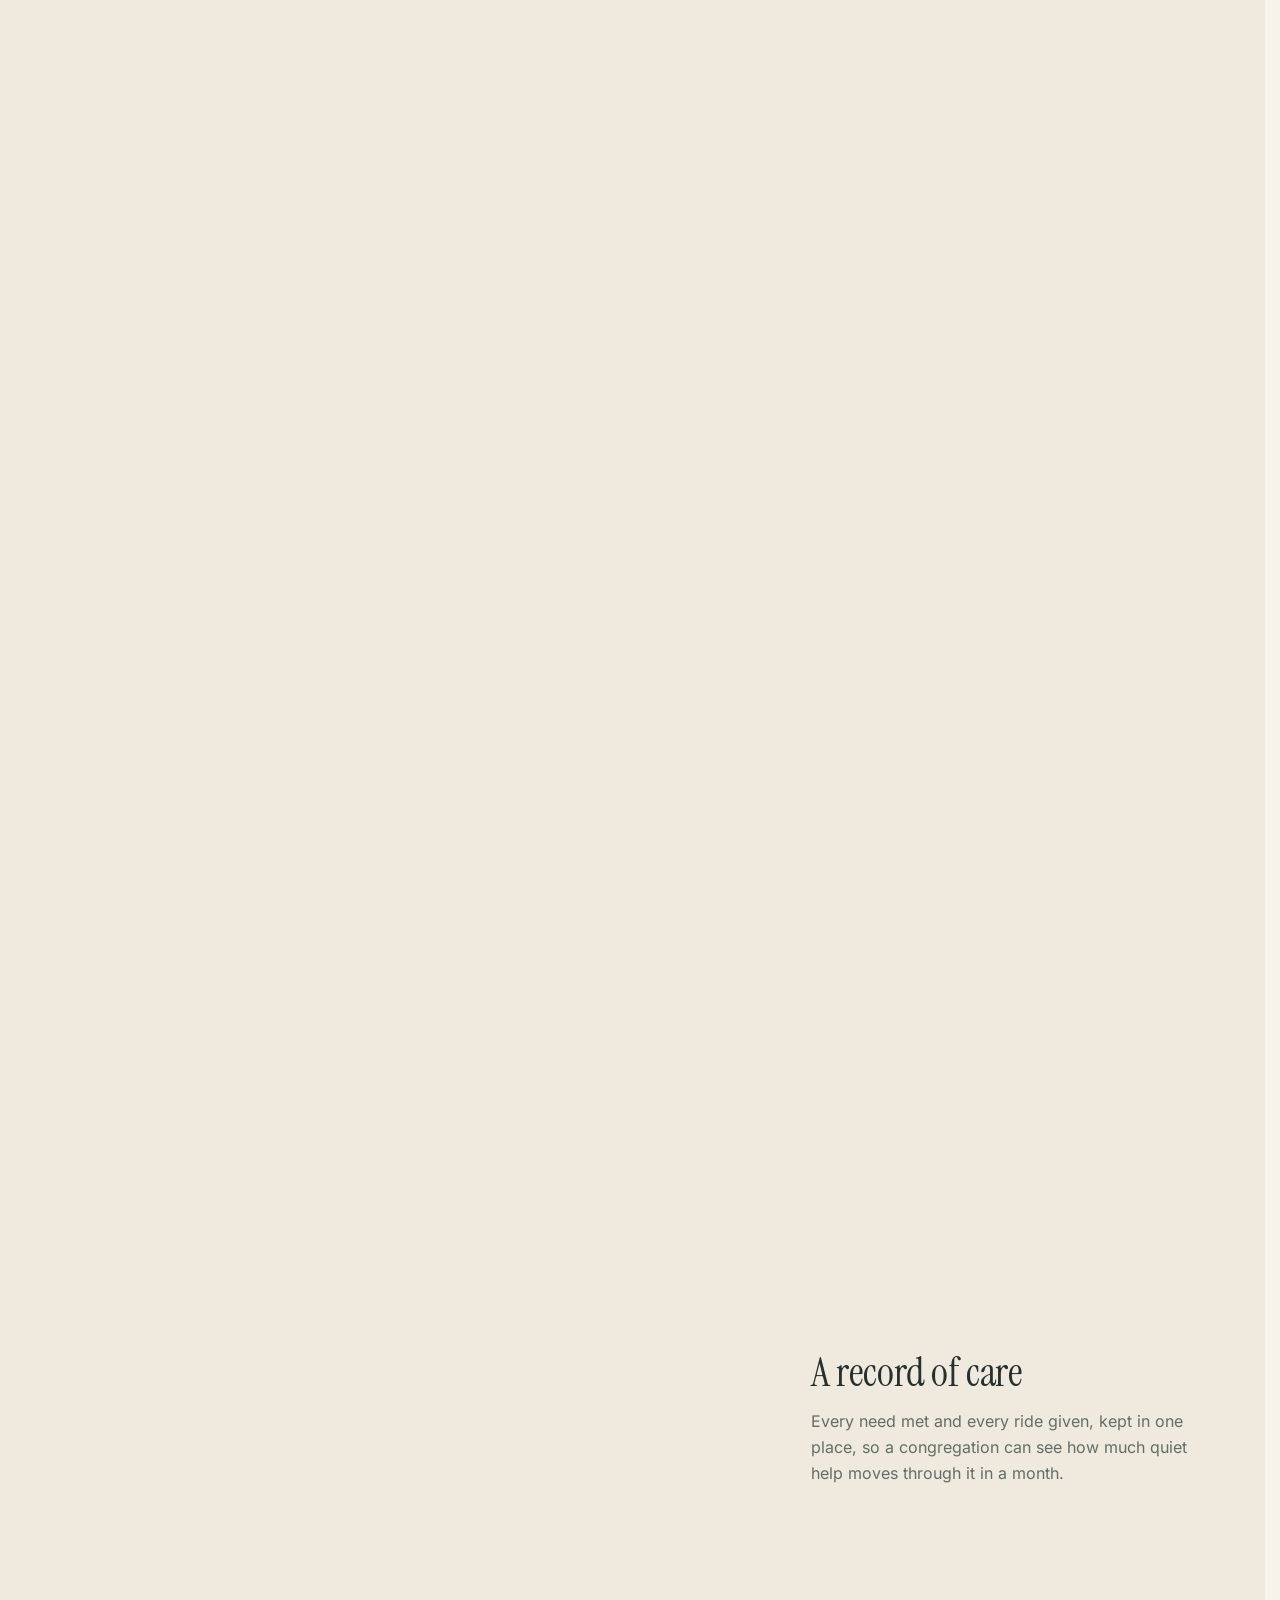
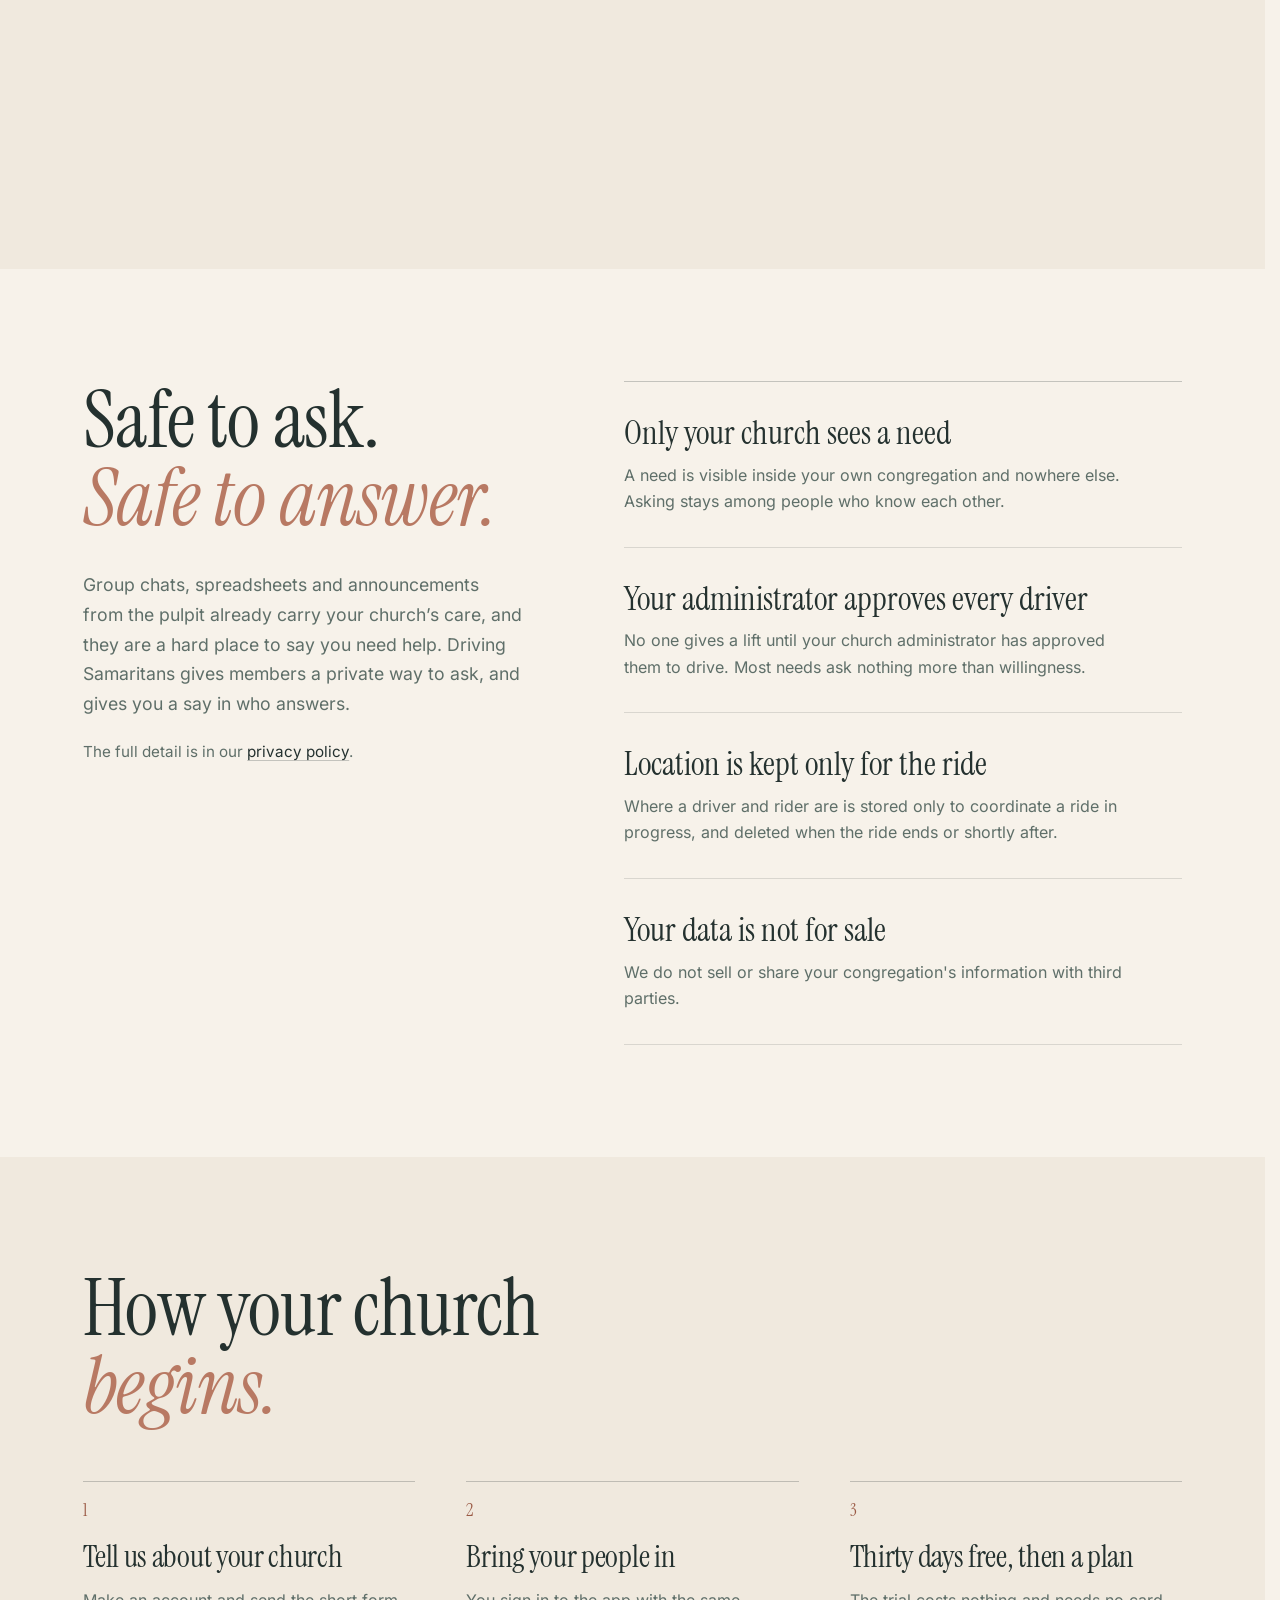
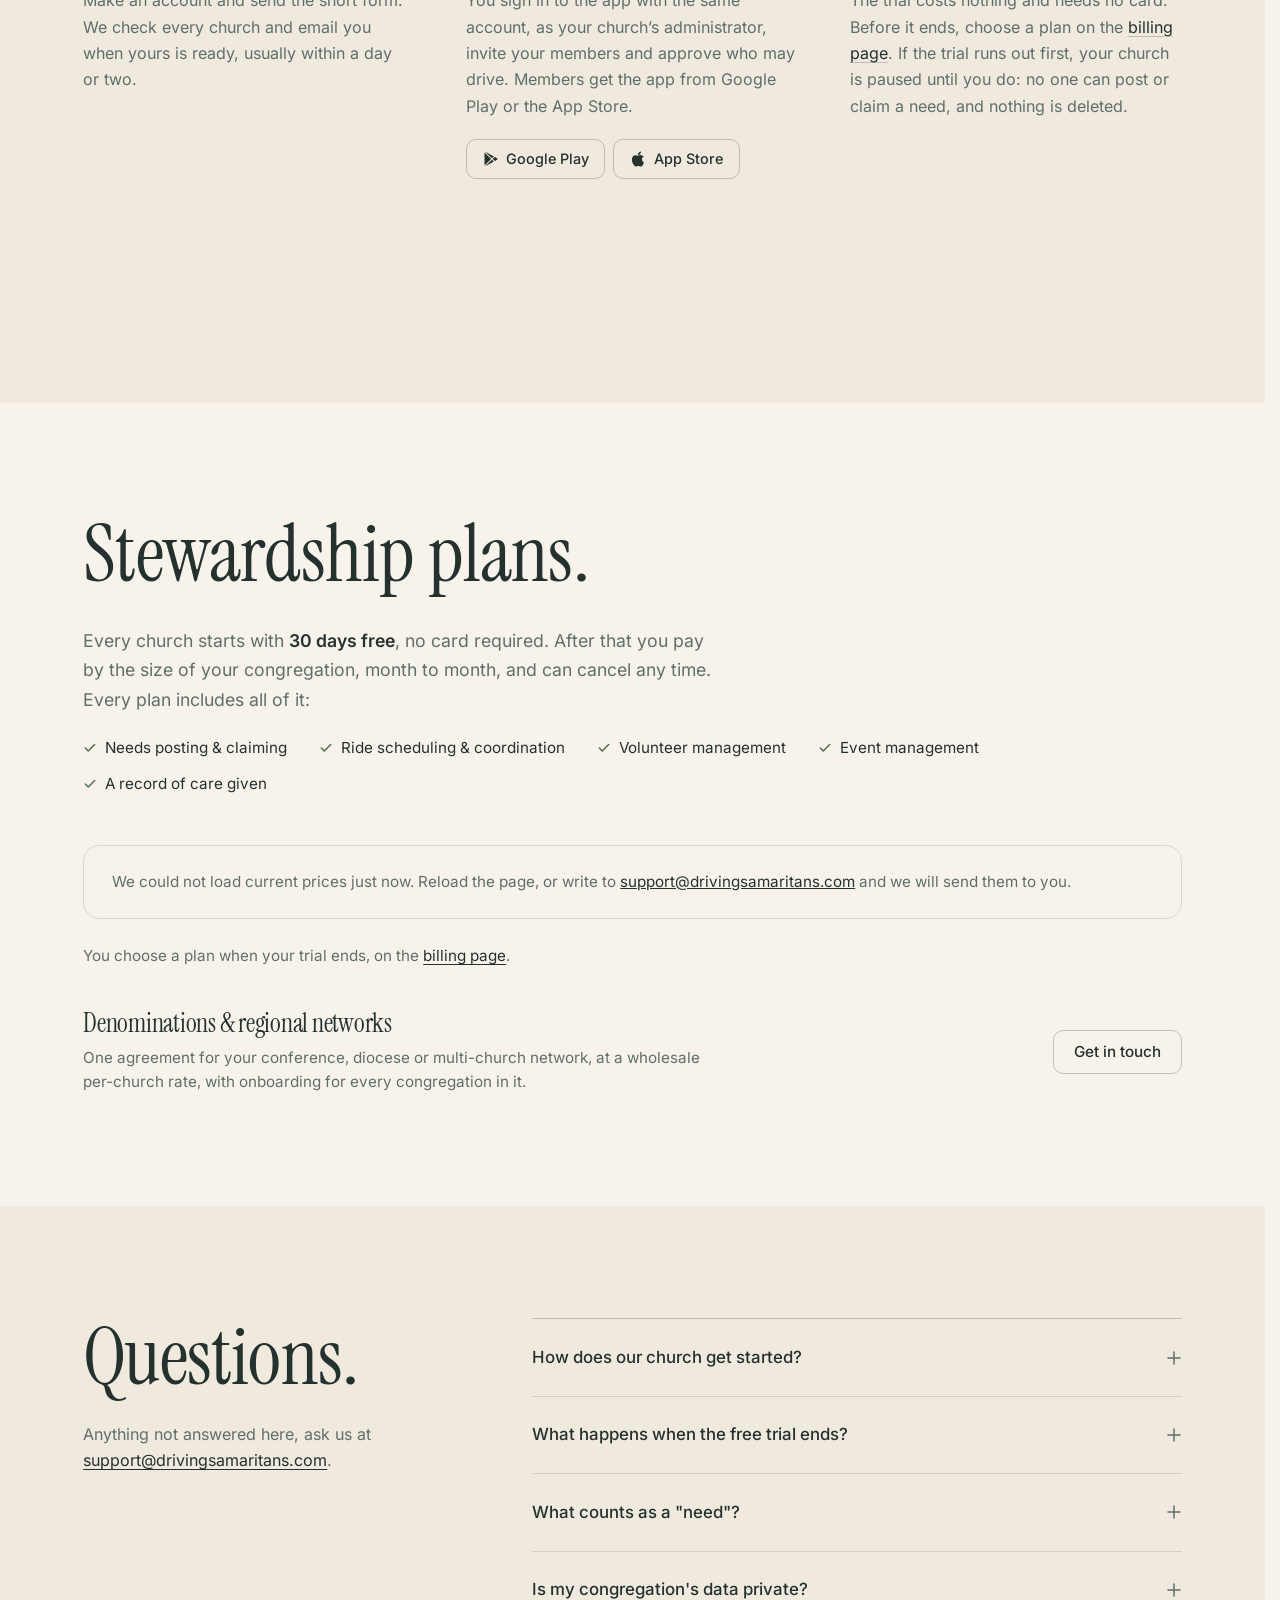
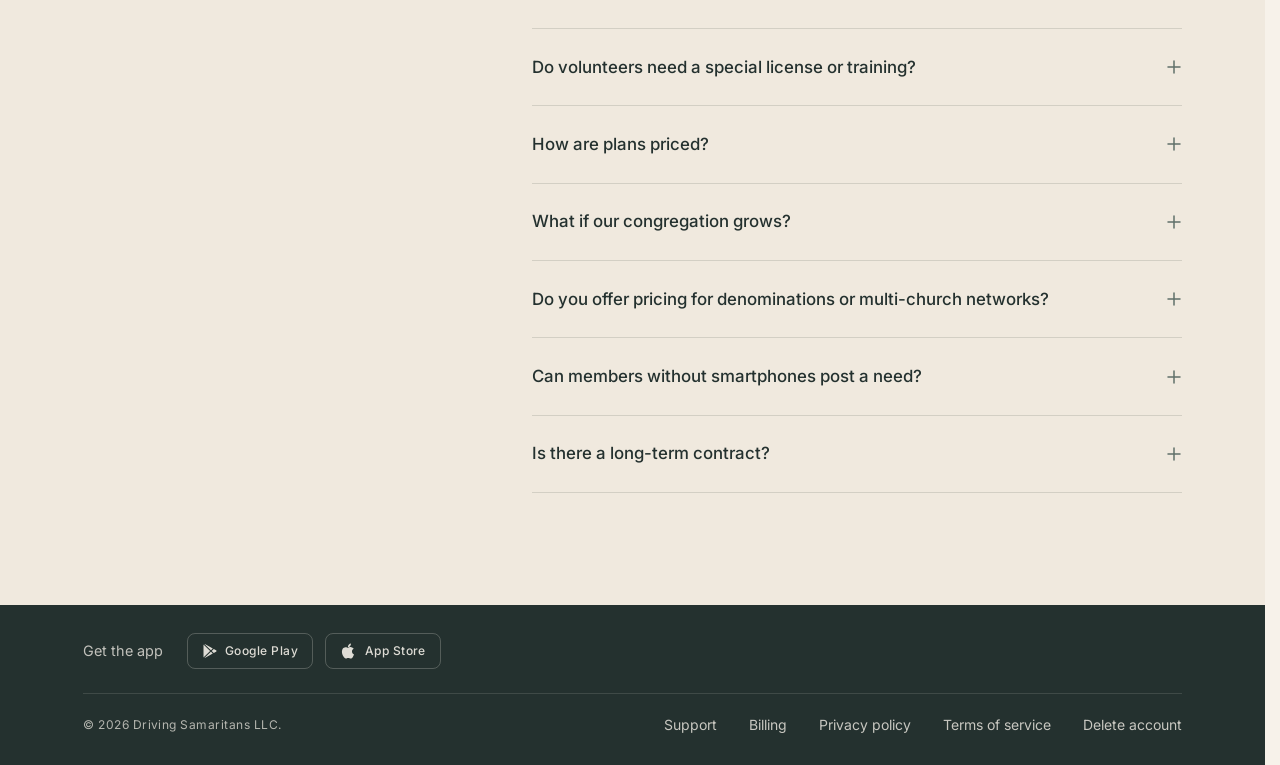
<file: terms.html>
<!doctype html><html lang="en"><head><meta charset="utf-8"/><meta name="viewport" content="width=device-width,initial-scale=1"/><meta name="theme-color" content="#f7f2ea"/><style>body,html{margin:0;background:#f7f2ea}.boot-splash{min-height:100vh;display:flex;align-items:center;justify-content:center}.boot-splash img{width:96px;height:96px;opacity:0;animation:boot-fade .6s ease .35s forwards}@keyframes boot-fade{to{opacity:.9}}@media (prefers-reduced-motion:reduce){.boot-splash img{animation:none;opacity:.9}}</style><link rel="icon" type="image/png" href="/favicon.png"/><link rel="apple-touch-icon" href="/apple-touch-icon.png"/><title>Terms of Service | Driving Samaritans</title><meta name="title" content="Terms of Service | Driving Samaritans"/><meta name="description" content="The terms that govern use of the Driving Samaritans app and website by churches and their members."/><link rel="canonical" href="https://drivingsamaritans.com/terms"/><script type="text/javascript">!function(e){if("/"===e.search[1]){var l=e.search.slice(1).split("&").map(function(e){return e.replace(/~and~/g,"&")}).join("?");window.history.replaceState(null,null,e.pathname.slice(0,-1)+l+e.hash)}else 0===e.hash.indexOf("#/")&&window.history.replaceState(null,null,e.hash.slice(1))}(window.location)</script><meta property="og:type" content="website"/><meta property="og:site_name" content="Driving Samaritans"/><meta property="og:url" content="https://drivingsamaritans.com/terms"/><meta property="og:title" content="Terms of Service | Driving Samaritans"/><meta property="og:description" content="The terms that govern use of the Driving Samaritans app and website by churches and their members."/><meta property="og:image" content="https://drivingsamaritans.com/og-image.png"/><meta property="og:image:width" content="1200"/><meta property="og:image:height" content="630"/><meta property="og:image:alt" content="The Driving Samaritans app: a church needs feed, ride requests and the driver map."/><meta property="twitter:card" content="summary_large_image"/><meta property="twitter:url" content="https://drivingsamaritans.com/terms"/><meta property="twitter:title" content="Terms of Service | Driving Samaritans"/><meta property="twitter:description" content="The terms that govern use of the Driving Samaritans app and website by churches and their members."/><meta property="twitter:image" content="https://drivingsamaritans.com/og-image.png"/><script defer="defer" src="/static/js/main.0e7a30f7.js"></script><link href="/static/css/main.6b0d88a3.css" rel="stylesheet"></head><body><noscript>You need to enable JavaScript to run this app.</noscript><div id="root"><div class="boot-splash"><img src="/splash-logo.png" alt=""/></div></div></body></html>
</file>
<file: static/css/main.6b0d88a3.css>
@font-face{font-display:swap;font-family:Inter Variable;font-style:normal;font-weight:100 900;src:url(/static/media/inter-cyrillic-ext-wght-normal.b5cdd4765614e027c252.woff2) format("woff2-variations");unicode-range:u+0460-052f,u+1c80-1c8a,u+20b4,u+2de0-2dff,u+a640-a69f,u+fe2e-fe2f}@font-face{font-display:swap;font-family:Inter Variable;font-style:normal;font-weight:100 900;src:url(/static/media/inter-cyrillic-wght-normal.49594fb515ba00213fc3.woff2) format("woff2-variations");unicode-range:u+0301,u+0400-045f,u+0490-0491,u+04b0-04b1,u+2116}@font-face{font-display:swap;font-family:Inter Variable;font-style:normal;font-weight:100 900;src:url(/static/media/inter-greek-ext-wght-normal.f4df85d151e5ee39bc2b.woff2) format("woff2-variations");unicode-range:u+1f??}@font-face{font-display:swap;font-family:Inter Variable;font-style:normal;font-weight:100 900;src:url(/static/media/inter-greek-wght-normal.4f908aee8194b11d9c35.woff2) format("woff2-variations");unicode-range:u+0370-0377,u+037a-037f,u+0384-038a,u+038c,u+038e-03a1,u+03a3-03ff}@font-face{font-display:swap;font-family:Inter Variable;font-style:normal;font-weight:100 900;src:url(/static/media/inter-vietnamese-wght-normal.ab4bb8dcda024fe6eff2.woff2) format("woff2-variations");unicode-range:u+0102-0103,u+0110-0111,u+0128-0129,u+0168-0169,u+01a0-01a1,u+01af-01b0,u+0300-0301,u+0303-0304,u+0308-0309,u+0323,u+0329,u+1ea0-1ef9,u+20ab}@font-face{font-display:swap;font-family:Inter Variable;font-style:normal;font-weight:100 900;src:url(/static/media/inter-latin-ext-wght-normal.8bff79fbfaa8b8167a0b.woff2) format("woff2-variations");unicode-range:u+0100-02ba,u+02bd-02c5,u+02c7-02cc,u+02ce-02d7,u+02dd-02ff,u+0304,u+0308,u+0329,u+1d00-1dbf,u+1e00-1e9f,u+1ef2-1eff,u+2020,u+20a0-20ab,u+20ad-20c0,u+2113,u+2c60-2c7f,u+a720-a7ff}@font-face{font-display:swap;font-family:Inter Variable;font-style:normal;font-weight:100 900;src:url(/static/media/inter-latin-wght-normal.4f2981d82860061bca3e.woff2) format("woff2-variations");unicode-range:u+00??,u+0131,u+0152-0153,u+02bb-02bc,u+02c6,u+02da,u+02dc,u+0304,u+0308,u+0329,u+2000-206f,u+20ac,u+2122,u+2191,u+2193,u+2212,u+2215,u+feff,u+fffd}@font-face{font-display:swap;font-family:"Instrument Serif";font-style:normal;font-weight:400;src:url(/static/media/instrument-serif-latin-ext-400-normal.7c8bacc1c9ea6ace4217.woff2) format("woff2"),url(/static/media/instrument-serif-latin-ext-400-normal.cf6fa7bb7435889d8b58.woff) format("woff");unicode-range:u+0100-02ba,u+02bd-02c5,u+02c7-02cc,u+02ce-02d7,u+02dd-02ff,u+0304,u+0308,u+0329,u+1d00-1dbf,u+1e00-1e9f,u+1ef2-1eff,u+2020,u+20a0-20ab,u+20ad-20c0,u+2113,u+2c60-2c7f,u+a720-a7ff}@font-face{font-display:swap;font-family:"Instrument Serif";font-style:normal;font-weight:400;src:url(/static/media/instrument-serif-latin-400-normal.3134e59245730678fd73.woff2) format("woff2"),url(/static/media/instrument-serif-latin-400-normal.b3f0afae4a01de9a0cef.woff) format("woff");unicode-range:u+00??,u+0131,u+0152-0153,u+02bb-02bc,u+02c6,u+02da,u+02dc,u+0304,u+0308,u+0329,u+2000-206f,u+20ac,u+2122,u+2191,u+2193,u+2212,u+2215,u+feff,u+fffd}@font-face{font-display:swap;font-family:"Instrument Serif";font-style:italic;font-weight:400;src:url(/static/media/instrument-serif-latin-ext-400-italic.7c98e8b989a7a8eb61a3.woff2) format("woff2"),url(/static/media/instrument-serif-latin-ext-400-italic.6e3efbaa575798dc9940.woff) format("woff");unicode-range:u+0100-02ba,u+02bd-02c5,u+02c7-02cc,u+02ce-02d7,u+02dd-02ff,u+0304,u+0308,u+0329,u+1d00-1dbf,u+1e00-1e9f,u+1ef2-1eff,u+2020,u+20a0-20ab,u+20ad-20c0,u+2113,u+2c60-2c7f,u+a720-a7ff}@font-face{font-display:swap;font-family:"Instrument Serif";font-style:italic;font-weight:400;src:url(/static/media/instrument-serif-latin-400-italic.6804771de1c805a5bc75.woff2) format("woff2"),url(/static/media/instrument-serif-latin-400-italic.b4518a2b5ea8dfe1a84b.woff) format("woff");unicode-range:u+00??,u+0131,u+0152-0153,u+02bb-02bc,u+02c6,u+02da,u+02dc,u+0304,u+0308,u+0329,u+2000-206f,u+20ac,u+2122,u+2191,u+2193,u+2212,u+2215,u+feff,u+fffd}:root{--bg-editorial:#f7f2ea;--header-bg-rgb:247,242,234;--charcoal:#24312f;--slate:#5f6f69;--accent-blue:#587c8c;--accent-coral:#b87963;--accent-coral-deep:#9a5a45;--accent-blue-deep:#476a79;--accent-mint-deep:#4f6a4f;--accent-mint:#7d927d;--accent-gold:#b99a5f;--warm-clay:#efe5d8;--section-mint:#eef2ea;--section-sky:#edf1f0;--section-lavender:#f0ece8;--section-honey:#f4ead9;--white:#fff;--paper:#f7f2ea;--paper-deep:#f0e9de;--rule:#24312f24;--rule-strong:#24312f3d;--font-serif:"Instrument Serif","Iowan Old Style","Palatino Linotype",Palatino,Georgia,serif;--font-sans:"Inter Variable","Inter",-apple-system,BlinkMacSystemFont,"Segoe UI",Roboto,"Helvetica Neue",sans-serif;--ease-out:cubic-bezier(0.16,1,0.3,1);--transition-fluid:all 0.8s cubic-bezier(0.16,1,0.3,1);--border-light:1px solid var(--rule);--radius:10px;--br:16px;--gutter:clamp(1.25rem,6.5vw,6rem);--soft-shadow:0 18px 45px #3d4c461a}*{box-sizing:border-box;margin:0;padding:0}html{-webkit-text-size-adjust:100%;-moz-text-size-adjust:100%;text-size-adjust:100%;scroll-behavior:smooth;scrollbar-gutter:stable}body,html{background:#f7f2ea;background:var(--paper);min-height:100%;width:100%}body{-webkit-font-smoothing:antialiased;color:#24312f;color:var(--charcoal);font-family:Inter Variable,Inter,-apple-system,BlinkMacSystemFont,Segoe UI,Roboto,Helvetica Neue,sans-serif;font-family:var(--font-sans);line-height:1.7;overflow-x:clip}img,svg{max-width:100%}li,p{text-wrap:pretty}h1,h2,h3{text-wrap:balance}.visually-hidden{clip:rect(0 0 0 0);border:0;height:1px;margin:-1px;overflow:hidden;padding:0;position:absolute;white-space:nowrap;width:1px}::selection{background:#b879633d;color:#24312f;color:var(--charcoal)}:where(a,button,input,textarea,[tabindex]):focus-visible{outline:2px solid #24312f;outline:2px solid var(--charcoal);outline-offset:3px}.blob,.blob-container{display:none}.container{margin:0 auto;max-width:1400px;padding:0 clamp(1.25rem,6.5vw,6rem);padding:0 var(--gutter);position:relative}h1,h2,h3{font-family:"Instrument Serif",Iowan Old Style,Palatino Linotype,Palatino,Georgia,serif;font-family:var(--font-serif);font-weight:400;letter-spacing:-.01em}.section-title{font-size:clamp(2.6rem,8vw,5rem);line-height:.98;margin-bottom:clamp(2rem,5vw,3.5rem);overflow-wrap:break-word}.serif-italic{color:#b87963;color:var(--accent-coral);font-style:italic}.reveal{opacity:0;position:relative;transform:translateY(14px);transition:opacity .7s cubic-bezier(.16,1,.3,1),transform .7s cubic-bezier(.16,1,.3,1);transition:opacity .7s var(--ease-out),transform .7s var(--ease-out);z-index:10}.reveal.active{opacity:1;transform:translateY(0)}.stagger-1{transition-delay:.06s}.stagger-2{transition-delay:.12s}.stagger-3{transition-delay:.18s}.stagger-4{transition-delay:.24s}footer,header{position:relative;z-index:10}main{z-index:5}.btn{align-items:center;border:1px solid #0000;border-radius:10px;border-radius:var(--radius);cursor:pointer;display:inline-flex;font-family:Inter Variable,Inter,-apple-system,BlinkMacSystemFont,Segoe UI,Roboto,Helvetica Neue,sans-serif;font-family:var(--font-sans);font-size:.95rem;font-weight:500;gap:.5rem;height:48px;justify-content:center;letter-spacing:-.005em;line-height:1;padding:0 1.4rem;text-decoration:none;transition:background-color .2s ease,border-color .2s ease,color .2s ease}.btn-primary{background:#9a5a45;background:var(--accent-coral-deep);color:#fff;color:var(--white)}.btn-primary:hover{background:#844a37}.btn-outline{background:#0000;border-color:#24312f3d;border-color:var(--rule-strong);color:#24312f;color:var(--charcoal)}.btn-outline:hover{background:#24312f0d;border-color:#24312f73}.btn:active{transform:translateY(1px)}section{padding:7rem 0;position:relative;scroll-margin-top:72px}@media (max-width:1024px){section{padding:4.5rem 0}}@media (prefers-reduced-motion:reduce){html{scroll-behavior:auto}.reveal{opacity:1;transform:none}.btn,.reveal{transition:none}.btn:active{transform:none}}.header{align-items:center;backdrop-filter:blur(16px);-webkit-backdrop-filter:blur(16px);background-color:rgba(var(--header-bg-rgb),.82);border-bottom:1px solid #0000;display:flex;height:80px;position:fixed;top:0;transition:height .4s var(--ease-out),background-color .4s var(--ease-out),border-color .4s var(--ease-out),opacity .4s var(--ease-out),transform .4s var(--ease-out);width:100%;z-index:9000}.header.scrolled{background-color:rgba(var(--header-bg-rgb),.95);border-bottom-color:var(--rule);height:68px}.header.hidden-nav{opacity:0;pointer-events:none;transform:translateY(-12px);transition:opacity .4s var(--ease-out),transform .4s var(--ease-out),visibility 0s linear .4s;visibility:hidden}.header-content{justify-content:space-between;width:100%}.header-content,.logo{align-items:center;display:flex}.logo-img{display:block;height:52px;transition:height .4s var(--ease-out);width:auto}.header.scrolled .logo-img{height:46px}.nav{align-items:center;display:flex;gap:clamp(1.5rem,3vw,3rem)}.nav-links{display:flex;gap:clamp(1.25rem,2.4vw,2.5rem);list-style:none}.nav-btn{background:none;border:none;color:var(--slate);cursor:pointer;display:inline-block;font-family:var(--font-sans);font-size:.95rem;font-weight:450;letter-spacing:-.005em;line-height:1.4;padding:.5rem 0;text-decoration:none;transition:color .2s ease;white-space:nowrap}.btn-header,.nav-btn:hover{color:var(--charcoal)}.btn-header{align-items:center;background:#0000;border:1px solid var(--rule-strong);border-radius:var(--radius);cursor:pointer;display:inline-flex;font-family:var(--font-sans);font-size:.9rem;font-weight:500;height:40px;letter-spacing:-.005em;padding:0 1.1rem;text-decoration:none;transition:background-color .2s ease,border-color .2s ease;white-space:nowrap}.btn-header:hover{background:#24312f0d;border-color:#24312f73}.hamburger{align-items:center;background:none;border:none;cursor:pointer;display:none;flex-direction:column;gap:5px;height:44px;justify-content:center;margin-right:-10px;width:44px}.hamburger span{background:var(--charcoal);border-radius:2px;display:block;height:1.5px;transform-origin:center;transition:transform .3s var(--ease-out),opacity .3s ease;width:22px}.hamburger.open span:first-child{transform:translateY(6.5px) rotate(45deg)}.hamburger.open span:nth-child(2){opacity:0}.hamburger.open span:nth-child(3){transform:translateY(-6.5px) rotate(-45deg)}.mobile-menu{animation:fadeIn .2s ease;background:var(--paper);gap:clamp(1rem,4vh,2rem);height:100vh;height:100dvh;justify-content:safe center;left:0;overflow-y:auto;overscroll-behavior:contain;padding:88px 1.5rem 2rem;position:fixed;top:0;width:100%;z-index:8999}.mobile-menu,.mobile-menu ul{align-items:center;display:flex;flex-direction:column}.mobile-menu ul{gap:clamp(.75rem,3vh,1.5rem);list-style:none}.mobile-menu .nav-btn{color:var(--charcoal);font-family:var(--font-serif);font-size:clamp(1.75rem,7vh,2.5rem);font-weight:400;letter-spacing:-.01em;line-height:1.2}.mobile-menu .nav-btn:hover{color:var(--slate)}@keyframes fadeIn{0%{opacity:0}to{opacity:1}}.mobile-menu .btn-header{flex-shrink:0;font-size:1rem;height:48px;padding:0 1.5rem}@media (max-width:1024px){.nav{display:none}.hamburger{display:flex}}@media (max-width:480px){.header{height:64px}.header.scrolled{height:60px}.header.scrolled .logo-img,.logo-img{height:44px}}@media (prefers-reduced-motion:reduce){.btn-header,.hamburger span,.header,.logo-img{transition:none}.mobile-menu{animation:none}}.hero{background:#0000;display:flex;min-height:86vh;min-height:86svh;padding:120px 0 72px;z-index:1}.hero,.hero-content{align-items:center;position:relative}.hero-content{grid-gap:5rem;display:grid;gap:5rem;grid-template-columns:1fr 1fr;width:100%;z-index:20}.hero-branding h1{font-size:clamp(4rem,12vw,12rem);line-height:.9;margin-bottom:2.25rem}.hero-calling{color:var(--charcoal);font-family:var(--font-serif);font-size:1.55rem;font-style:italic;line-height:1.3;margin-bottom:.75rem}.hero-lede{color:var(--slate);font-size:1.1rem;line-height:1.65;margin-bottom:2.25rem;max-width:30rem}.hero-btns{display:flex;flex-wrap:wrap;gap:.75rem}.hero-btns .btn{white-space:nowrap}@media (max-width:1024px){.hero{min-height:auto;padding:112px 0 72px}.hero-content{grid-template-columns:minmax(0,1fr);text-align:center}.hero-branding h1{font-size:clamp(3.25rem,14vw,6rem);line-height:1}.hero-lede{margin-left:auto;margin-right:auto}.hero-btns{justify-content:center}}@media (max-width:768px){.hero{padding:100px 0 56px}.hero-calling{font-size:1.3rem}.hero-lede{font-size:1rem}}@media (max-width:420px){.hero-btns{align-items:stretch;flex-direction:column;margin:0 auto;max-width:18rem}}.bible-verse{border-bottom:1px solid var(--rule);border-top:1px solid var(--rule);padding:clamp(2.5rem,6vw,4rem) 0;text-align:center}.verse-text{text-wrap:balance;color:var(--charcoal);font-family:var(--font-serif);font-size:clamp(1.6rem,3.4vw,2.5rem);font-style:italic;line-height:1.35;margin:0 auto 1.5rem;max-width:30ch}.verse-citation{color:var(--slate);font-size:.85rem;letter-spacing:.02em}.mission{background:var(--paper-deep);position:relative;z-index:1}.mission-items{grid-gap:clamp(1.5rem,3.5vw,3.5rem);display:grid;gap:clamp(1.5rem,3.5vw,3.5rem);grid-template-columns:repeat(3,minmax(0,1fr));margin-bottom:5.5rem}.mission-item{border-top:1px solid var(--rule-strong);padding-top:1.5rem}.mission-item h3{font-size:clamp(1.6rem,2.4vw,2rem);line-height:1.15;margin-bottom:.75rem}.mission-item p{color:var(--slate);font-size:1rem;line-height:1.65;max-width:34ch}.mission-verse-wrapper{margin:0 auto;max-width:900px}@media (max-width:1024px){.mission-items{gap:2rem;grid-template-columns:minmax(0,1fr);margin-bottom:3.5rem}.mission-item{padding-top:1.25rem}.mission-item p{max-width:52ch}}.needs{background:var(--paper);position:relative;z-index:200}.needs-header{margin-bottom:2.5rem;max-width:720px}.needs-subtitle{color:var(--slate);font-size:1.1rem;line-height:1.7;margin-top:1.5rem;max-width:52ch}.needs-flow{grid-gap:clamp(1.25rem,3vw,3rem);display:grid;gap:clamp(1.25rem,3vw,3rem);grid-template-columns:repeat(3,minmax(0,1fr));list-style:none;margin-bottom:4rem}.needs-flow li{color:var(--slate);font-size:1rem;line-height:1.6;max-width:32ch}.needs-flow-step{color:var(--accent-coral-deep);display:block;font-family:var(--font-serif);font-size:1.75rem;font-style:italic;line-height:1.2;margin-bottom:.35rem}.needs-grid{border-top:1px solid var(--rule-strong);display:grid;grid-template-columns:repeat(3,minmax(0,1fr))}.need-card{grid-column-gap:1rem;align-content:start;align-items:start;border-bottom:1px solid var(--rule);column-gap:1rem;display:grid;grid-template-columns:24px minmax(0,1fr);padding:1.75rem 1.5rem 1.75rem 0}.need-card:not(:nth-child(3n+1)){border-left:1px solid var(--rule);padding-left:1.5rem}.need-icon{color:var(--charcoal);display:flex;grid-row:span 2;padding-top:.3rem}.need-card h3{font-size:1.5rem;line-height:1.2;margin-bottom:.2rem}.need-card p{color:var(--slate);font-size:.95rem;line-height:1.55}@media (max-width:1024px){.needs-header{margin-bottom:2rem}.needs-flow{gap:1rem;grid-template-columns:minmax(0,1fr);margin-bottom:3rem}.needs-flow li{max-width:none}.needs-flow-step{display:inline;font-size:1.4rem;margin-right:.35rem}.needs-grid{grid-template-columns:repeat(2,minmax(0,1fr))}.need-card:not(:nth-child(3n+1)){border-left:none;padding-left:0}.need-card:nth-child(2n){border-left:1px solid var(--rule);padding-left:1.25rem}}@media (max-width:640px){.need-card{grid-template-columns:minmax(0,1fr);padding:1.25rem 1rem 1.25rem 0}.need-card:nth-child(2n){padding-left:1rem}.need-icon{grid-row:auto;margin-bottom:.6rem;padding-top:0}.need-card h3{font-size:1.3rem}}@media (max-width:360px){.needs-grid{grid-template-columns:minmax(0,1fr)}.need-card:nth-child(2n){border-left:none;padding-left:0}}.features{background:var(--paper-deep);padding:0;position:relative;z-index:5000}.showcase-logo{left:60px;opacity:0;pointer-events:none;position:fixed;top:40px;transform:translateY(-12px);transition:opacity .5s var(--ease-out),transform .5s var(--ease-out);z-index:6500}.showcase-logo.visible{opacity:1;transform:translateY(0)}.showcase-logo img{height:72px;width:auto}.features-sticky-wrapper{position:relative;width:100%}.phone-sticky{align-items:center;display:flex;height:100vh;height:100svh;justify-content:center;pointer-events:none;position:sticky;top:0;width:100%;z-index:5}.phone-frame{aspect-ratio:268/600;background:linear-gradient(160deg,#384844,#1f2f2c);border-radius:30px;box-shadow:0 50px 90px -30px #24312f73,inset 0 1px 0 #ffffff14,0 0 0 1px #24312f33;flex-shrink:0;height:min(600px,78vh);height:min(600px,78svh);opacity:0;padding:7px;position:relative;transform:translateY(40px);transition:opacity .6s var(--ease-out),transform .6s var(--ease-out);width:auto;z-index:1}.phone-frame.active{opacity:1;transform:translateY(0)}.phone-frame.transparent{opacity:0;transform:translateY(-30px)}.side-buttons{height:100%;left:0;position:absolute;top:0;width:100%}.button-power,.button-vol-down,.button-vol-up{background:#2c2c2c;border-radius:0 2px 2px 0;position:absolute;right:-3px;width:3px}.button-power{height:55px;top:120px}.button-vol-up{height:34px;top:196px}.button-vol-down{height:34px;top:240px}.phone-bezel{background:#000;border-radius:24px;height:100%;overflow:hidden;position:relative;width:100%}.punch-hole{background:#0a0a0a;border-radius:50%;height:10px;left:50%;position:absolute;top:14px;transform:translateX(-50%);width:10px;z-index:100}.phone-screen{background:#fff;height:100%;position:relative;width:100%}.phone-image{height:100%;left:0;object-fit:cover;opacity:0;position:absolute;top:0;transition:opacity .35s ease;width:100%}.phone-image.visible{opacity:1}.features-content{pointer-events:none;position:relative;z-index:10}.feature-step{align-items:center;display:flex;flex-direction:column;height:100vh;height:100svh;justify-content:center;margin:0 auto;max-width:1400px;opacity:0;transform:translateY(24px);transition:opacity .5s var(--ease-out),transform .5s var(--ease-out);width:100%}.feature-step.active{opacity:1;transform:translateY(0)}.step-text-box{max-width:400px;text-align:left}@media (min-width:1025px){.feature-step{--step-gutter:clamp(1.5rem,6vw,7rem)}.feature-step.step-left{align-items:flex-start;padding-left:var(--step-gutter)}.feature-step.step-right{align-items:flex-end;padding-right:var(--step-gutter)}.step-text-box{max-width:min(400px,calc(min(50vw, 700px) - 186px - var(--step-gutter)))}}.feature-step h3{color:var(--charcoal);font-size:clamp(2rem,3.2vw,3rem);line-height:1.02;margin-bottom:1rem}.feature-step p{color:var(--slate);font-size:clamp(1rem,1.2vw,1.1rem);line-height:1.6}@media (max-width:1024px){.showcase-logo{left:24px;top:16px}.showcase-logo img{height:44px}.phone-sticky{align-items:flex-start;padding-top:max(76px,9svh)}.phone-frame{height:min(520px,52vh);height:min(520px,52svh)}.feature-step{justify-content:flex-end;padding:0 1rem 4vh}.step-text-box{background:var(--paper);border:1px solid var(--rule);border-radius:var(--br);max-width:34rem;padding:1.1rem 1.25rem 1.25rem;text-align:center;width:100%}.feature-step h3{font-size:clamp(1.5rem,6vw,2.1rem);margin-bottom:.5rem}.feature-step p{font-size:clamp(.9rem,2.2vw,1.05rem);line-height:1.5}}@media (max-width:768px){.phone-frame{border-radius:26px}.phone-bezel{border-radius:20px}}@media (prefers-reduced-motion:reduce){.feature-step,.phone-frame,.phone-image,.showcase-logo{transition-duration:.01ms}.feature-step{opacity:1;transform:none}}.safety{background:var(--paper);position:relative;z-index:10}.safety-layout{grid-gap:clamp(2.5rem,6vw,6rem);align-items:start;display:grid;gap:clamp(2.5rem,6vw,6rem);grid-template-columns:minmax(0,5fr) minmax(0,6fr)}.safety-intro.reveal{position:sticky;top:112px}.safety-intro .section-title{margin-bottom:2rem}.safety-intro p{color:var(--slate);font-size:1.1rem;line-height:1.7;max-width:40ch}.safety-intro .safety-more{font-size:.95rem;margin-top:1.25rem}.safety-more a{color:var(--charcoal);text-decoration-color:var(--rule-strong);text-underline-offset:3px}.safety-more a:hover{text-decoration-color:initial}.safety-facts{border-top:1px solid var(--rule-strong)}.safety-fact{border-bottom:1px solid var(--rule);padding:2rem 0}.safety-fact dt{font-family:var(--font-serif);font-size:clamp(1.6rem,2.6vw,2.2rem);line-height:1.15;margin-bottom:.6rem}.safety-fact dd{color:var(--slate);font-size:1rem;line-height:1.65;max-width:50ch}@media (max-width:1024px){.safety-layout{gap:2.5rem;grid-template-columns:minmax(0,1fr)}.safety-intro.reveal{position:relative;top:auto}.safety-fact{padding:1.5rem 0}}.start{background:var(--paper-deep);position:relative;z-index:200}.start-steps{grid-gap:clamp(1.5rem,4vw,4rem);display:grid;gap:clamp(1.5rem,4vw,4rem);grid-template-columns:repeat(3,minmax(0,1fr));list-style:none;margin-bottom:4rem}.start-step{border-top:1px solid var(--rule-strong);padding-top:1.25rem}.start-num{font-feature-settings:"lnum";color:var(--accent-coral-deep);display:block;font-family:var(--font-serif);font-size:1.1rem;font-variant-numeric:lining-nums;line-height:1;margin-bottom:1.25rem}.start-step h3{font-size:clamp(1.6rem,2.4vw,2rem);line-height:1.15;margin-bottom:.75rem}.start-step p{color:var(--slate);font-size:1rem;line-height:1.65;max-width:38ch}.start-action a:not(.btn),.start-step a:not(.btn){color:var(--charcoal);overflow-wrap:anywhere;text-decoration-color:var(--rule-strong);text-underline-offset:3px}.start-action a:not(.btn):hover,.start-step a:not(.btn):hover{text-decoration-color:initial}.start-stores{display:flex;flex-wrap:wrap;gap:.5rem;margin-top:1.25rem}.start-stores .start-store{align-items:center;border:1px solid var(--rule-strong);border-radius:var(--radius);color:var(--charcoal);display:inline-flex;font-size:.9rem;font-weight:500;gap:.45rem;height:40px;padding:0 .95rem;text-decoration:none;transition:background-color .2s ease,border-color .2s ease}.start-stores .start-store:hover{background:#24312f0d;border-color:#24312f73}.start-action{align-items:center;display:flex;flex-wrap:wrap;gap:1rem 1.5rem}.start-action p{color:var(--slate);font-size:.95rem}@media (max-width:1024px){.start-steps{gap:2rem;grid-template-columns:minmax(0,1fr);margin-bottom:3rem}.start-step p{max-width:52ch}}@media (max-width:480px){.start-action{align-items:stretch;flex-direction:column;text-align:center}}.pricing-comparison{background:var(--paper);position:relative;z-index:200}.pricing-comparison .section-title{margin-bottom:2rem}.pricing-lede{color:var(--slate);font-size:1.1rem;line-height:1.7;margin-bottom:1.25rem;max-width:58ch}.pricing-lede strong{color:var(--charcoal);font-weight:600}.shared-features{display:flex;flex-wrap:wrap;gap:.6rem 2rem;list-style:none;margin-bottom:3rem}.shared-feature-item{align-items:center;color:var(--charcoal);display:flex;font-size:.95rem;gap:.5rem}.shared-feature-item svg{color:var(--accent-mint-deep);flex-shrink:0}.comparison-columns{grid-gap:clamp(1rem,2vw,1.5rem);align-items:stretch;display:grid;gap:clamp(1rem,2vw,1.5rem);grid-template-columns:repeat(3,minmax(0,1fr))}.pricing-note{border:1px solid var(--rule);border-radius:var(--br);color:var(--slate);font-size:.95rem;line-height:1.6;padding:1.5rem 1.75rem}.pricing-note a{color:var(--charcoal);overflow-wrap:anywhere}.comparison-column{background:var(--white);border:1px solid var(--rule);border-radius:var(--br);display:flex;flex-direction:column;min-width:0;padding:clamp(1.5rem,3vw,2.25rem)}.column-highlight{border-color:var(--charcoal)}.comparison-column h3{font-size:2rem;margin-bottom:.4rem}.column-size{color:var(--charcoal);font-size:.95rem;font-weight:600;margin-bottom:.75rem}.column-desc{color:var(--slate);font-size:.95rem;margin-bottom:1.75rem;min-height:3rem}.column-price{font-feature-settings:"lnum";font-family:var(--font-serif);font-size:clamp(3rem,5vw,3.75rem);font-variant-numeric:lining-nums;font-weight:400;line-height:1;margin-top:auto;white-space:nowrap}.column-price span{color:var(--slate);font-size:1.15rem;font-style:italic;margin-left:.15rem}.pricing-next{color:var(--slate);font-size:.95rem;margin-top:1.5rem}.pricing-next a{color:var(--charcoal);text-underline-offset:3px}.denominational-callout{align-items:center;display:flex;gap:2rem 3rem;margin-top:2.5rem}.denominational-text{flex:1 1}.denominational-text h3{font-size:1.6rem;line-height:1.2;margin-bottom:.4rem}.denominational-text p{color:var(--slate);font-size:.95rem;line-height:1.6;max-width:62ch}.denominational-cta{align-items:center;border:1px solid var(--rule-strong);border-radius:var(--radius);color:var(--charcoal);display:inline-flex;flex-shrink:0;font-size:.95rem;font-weight:500;height:44px;padding:0 1.25rem;text-decoration:none;transition:background-color .2s ease,border-color .2s ease;white-space:nowrap}.denominational-cta:hover{background:#24312f0d;border-color:#24312f73}@media (max-width:1024px){.denominational-callout{align-items:flex-start;flex-direction:column;gap:1.25rem}}@media (max-width:820px){.comparison-columns{gap:1rem;grid-template-columns:minmax(0,1fr)}.column-desc{min-height:0}.column-price{margin-top:0}}.faq{background:var(--paper-deep);position:relative;z-index:200}.faq-layout{grid-gap:clamp(2.5rem,6vw,6rem);align-items:start;display:grid;gap:clamp(2.5rem,6vw,6rem);grid-template-columns:minmax(0,4fr) minmax(0,7fr)}.faq-intro.reveal{position:sticky;top:112px}.faq-intro .section-title{margin-bottom:1.5rem}.faq-intro p{color:var(--slate);font-size:1rem;line-height:1.65;margin-bottom:1.75rem;max-width:34ch}.faq-intro a{color:var(--charcoal);overflow-wrap:anywhere;text-underline-offset:3px}.faq-list{border-top:1px solid var(--rule-strong)}.faq-item{border-bottom:1px solid var(--rule)}.faq-question{align-items:center;background:none;border:none;color:var(--charcoal);cursor:pointer;display:flex;font-family:var(--font-sans);font-size:1.05rem;font-weight:500;gap:clamp(1rem,3vw,2rem);justify-content:space-between;line-height:1.5;padding:clamp(1.25rem,3vw,1.6rem) 0;text-align:left;width:100%}.faq-question:hover{color:var(--accent-coral-deep)}.faq-icon{color:var(--slate);flex-shrink:0}.faq-icon-vertical{transform-box:fill-box;transform-origin:center;transition:transform .3s cubic-bezier(.16,1,.3,1)}.faq-item.open .faq-icon-vertical{transform:scaleY(0)}.faq-answer{display:grid;grid-template-rows:0fr;transition:grid-template-rows .4s cubic-bezier(.16,1,.3,1),visibility 0s linear .4s;visibility:hidden}.faq-answer>div{min-height:0;overflow:hidden}.faq-item.open .faq-answer{grid-template-rows:1fr;transition:grid-template-rows .4s cubic-bezier(.16,1,.3,1),visibility 0s;visibility:visible}.faq-answer p{color:var(--slate);font-size:1rem;line-height:1.7;max-width:62ch;padding-bottom:clamp(1.25rem,3vw,1.6rem)}@media (max-width:1024px){.faq{padding:4.5rem 0}.faq-layout{gap:2rem;grid-template-columns:minmax(0,1fr)}.faq-intro.reveal{position:relative;top:auto}}@media (prefers-reduced-motion:reduce){.faq-answer,.faq-icon-vertical,.faq-item.open .faq-answer{transition:none}}.footer{background:var(--charcoal);padding:0;position:relative;z-index:1}.footer-app-row{align-items:center;display:flex;gap:1.5rem;padding-bottom:1.5rem;padding-top:1.75rem}.footer-app-label{color:#fffaf2b8;font-size:.9rem;white-space:nowrap}.footer-app-badges{display:flex;flex-wrap:wrap;gap:.75rem}.footer-badge{align-items:center;border:1px solid #fffaf238;border-radius:8px;color:#fffaf2d9;display:inline-flex;font-size:.75rem;font-weight:500;gap:.45rem;height:36px;letter-spacing:.04em;padding:0 .85rem;text-decoration:none;transition:border-color .25s ease,color .25s ease}.footer-badge:hover{border-color:#fffaf280;color:var(--white)}.footer-bar{align-items:center;display:flex;gap:1.5rem;justify-content:space-between;padding-bottom:1.75rem;padding-top:1.25rem}.footer-bar:before{background:#fffaf21f;content:"";height:1px;left:var(--gutter);position:absolute;right:var(--gutter);top:0}.copyright{color:#fffaf2a8;font-size:.75rem;letter-spacing:.04em}.footer-nav{display:flex;flex-wrap:wrap;gap:.75rem 2rem}.footer-nav a{color:#fffaf2bf;font-size:.875rem;text-decoration:none;transition:color .3s ease}.footer-nav a:hover{color:var(--white)}.footer :focus-visible{outline-color:#fffaf2e6}@media (max-width:768px){.footer-app-row{align-items:flex-start;flex-direction:column;gap:.75rem}.footer-bar{flex-direction:column;gap:1rem;text-align:center}.footer-nav{gap:.25rem 1.5rem;justify-content:center}.footer-nav a{padding:.6rem 0}.footer-badge{height:44px;padding:0 1rem}}.driving-popup-overlay{align-items:center;-webkit-backdrop-filter:blur(8px);backdrop-filter:blur(8px);background:#1a1a1a66;display:flex;height:100vh;justify-content:center;left:0;position:fixed;top:0;width:100vw;z-index:2000}.driving-popup-card{animation:popupScale .4s cubic-bezier(.16,1,.3,1);background:var(--bg-editorial);border:1px solid var(--warm-clay);border-radius:20px;box-shadow:0 30px 60px #0000001a;max-width:600px;padding:4rem;text-align:center;width:90%}.floating-drive-hint{align-items:center;bottom:40px;display:flex;flex-direction:column;gap:12px;left:50%;pointer-events:none;position:fixed;transform:translateX(-50%);transition:opacity 1.2s cubic-bezier(.16,1,.3,1);z-index:1500}.floating-drive-hint.visible{opacity:1}.floating-drive-hint.hidden{opacity:0}.discovery-popup{animation:popupFadeUp .4s cubic-bezier(.16,1,.3,1);background:var(--bg-editorial);border:1px solid var(--charcoal);border-radius:12px;box-shadow:0 10px 30px #0000001a;padding:1.5rem 2rem;pointer-events:none;position:absolute;transition:opacity .3s ease;width:280px;z-index:1200}.discovery-popup h3{color:var(--charcoal);font-size:1.2rem;margin-bottom:.5rem}.discovery-popup p{color:var(--slate);font-size:.85rem;line-height:1.5;margin:0}@keyframes popupFadeUp{0%{opacity:0;transform:translate(-50%,-90%)}to{opacity:1;transform:translate(-50%,-100%)}}.hint-keys{align-items:center;flex-direction:column}.hint-keys,.hint-row{display:flex;gap:4px}.hint-key{align-items:center;background:var(--white);border:1px solid var(--warm-clay);border-radius:4px;color:var(--charcoal);display:flex;font-family:var(--font-sans);font-size:.7rem;font-weight:700;height:32px;justify-content:center;opacity:.8;width:32px}.floating-drive-hint p{color:var(--slate);font-family:var(--font-sans);font-size:.65rem;font-weight:500;letter-spacing:.15em;margin:0!important;text-transform:uppercase}.driving-car{align-items:center;display:flex;height:34px;justify-content:center;left:0;pointer-events:auto;position:absolute;top:0;touch-action:none;transition:opacity .5s ease;-webkit-user-select:none;user-select:none;width:60px;will-change:transform;z-index:5}.driving-car.hidden{opacity:0;pointer-events:none}.road-broken .road-svg{stroke-dasharray:20,20;opacity:.3}.driving-car:after{background:radial-gradient(ellipse at left,#ffffffe6 0,#0000 80%);clip-path:polygon(0 40%,100% 0,100% 100%,0 60%);content:"";height:120px;left:90%;pointer-events:none;position:absolute;top:50%;transform:translateY(-50%);width:180px;z-index:-1}.car-body,.car-chassis{height:100%;width:100%}.car-chassis{background:var(--charcoal);border:1px solid #ffffff4d;border-radius:8px;position:relative}.car-shadow{background:#0000004d;border-radius:8px;filter:blur(8px);height:34px;pointer-events:none;position:absolute;width:60px;z-index:-2}.wheel{background:#000;border-radius:2px;height:6px;position:absolute;transition:transform .2s ease;width:12px}.driving-car.moving .wheel{animation:wheelRotate .2s linear infinite}@media (prefers-reduced-motion:reduce){.driving-car.moving .wheel{animation:none}.driving-car,.world-elements-container{transition:none}}@keyframes wheelRotate{0%{border-top:2px solid #333}to{border-top:2px solid #000}}.wheel-fl{right:10px;top:-2px}.wheel-fr{bottom:-2px;right:10px}.wheel-rl{left:10px;top:-2px}.wheel-rr{bottom:-2px;left:10px}.car-roof{background:var(--charcoal);border:1px solid #fff3;border-radius:4px;bottom:4px;left:12px;position:absolute;right:18px;top:4px}.headlight{background:var(--white);border-radius:2px;box-shadow:0 0 12px #fff;height:8px;position:absolute;width:4px}.headlight-l{right:2px;top:4px}.headlight-r{bottom:4px;right:2px}.taillight{background:red;border-radius:1px;box-shadow:0 0 8px red;height:8px;position:absolute;width:2px}.taillight-l{left:2px;top:4px}.taillight-r{bottom:4px;left:2px}@keyframes popupScale{0%{opacity:0;transform:scale(.9)}to{opacity:1;transform:scale(1)}}@media (max-width:1024px){.driving-car,.floating-drive-hint,.tire-tread,.world-elements-container{display:none!important}}.world-elements-container{height:100%;left:0;pointer-events:none;position:absolute;top:0;transition:opacity .5s ease;width:100%;z-index:2}.world-elements-container.hidden{opacity:0}.road-svg{display:block;height:100%;left:0;position:absolute;top:0;width:100%}.road-path-outer{fill:none;stroke:#1a1a1a26;stroke-width:160;stroke-linejoin:round;stroke-linecap:round}.road-path-inner{fill:none;stroke:#1a1a1a1a;stroke-width:4;stroke-dasharray:40 80;stroke-linejoin:round;stroke-linecap:round}.App,main{position:relative}main{z-index:10}.route-loading{background:var(--bg-editorial);min-height:100vh}
</file>
